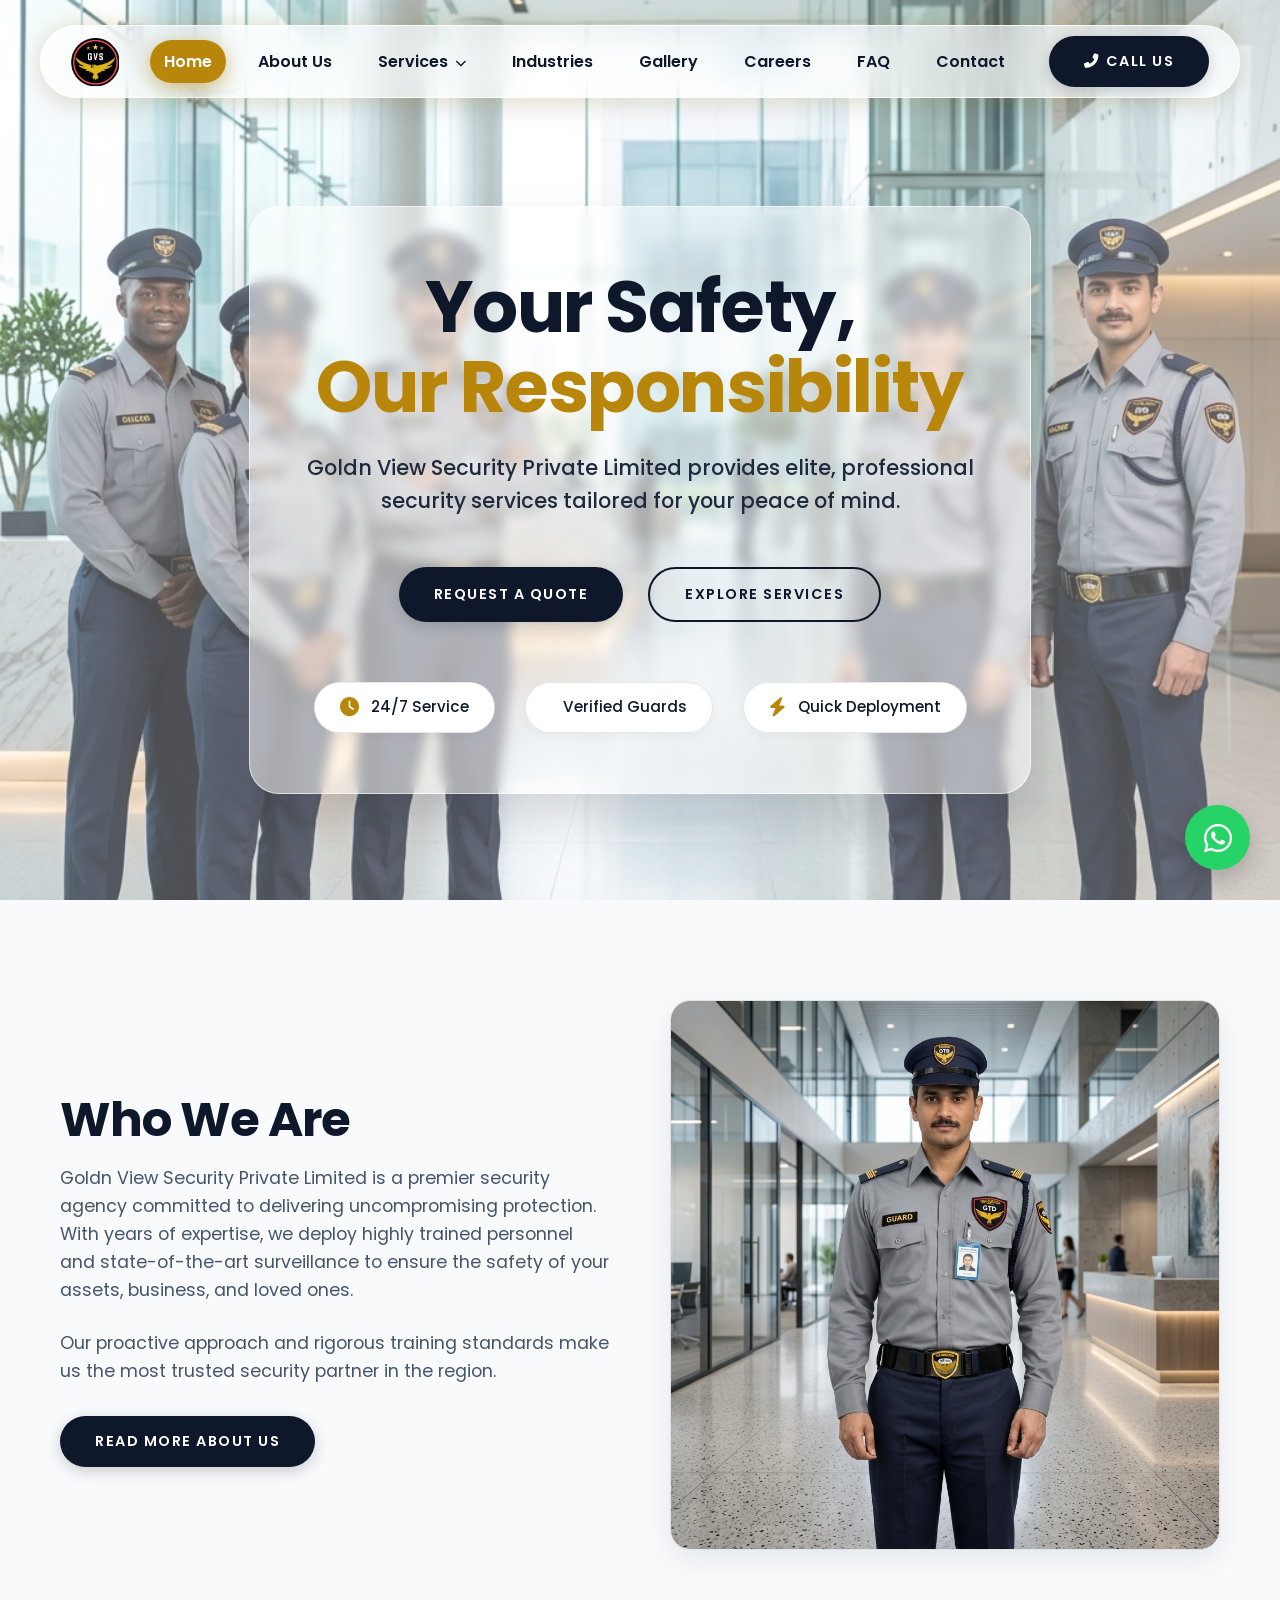
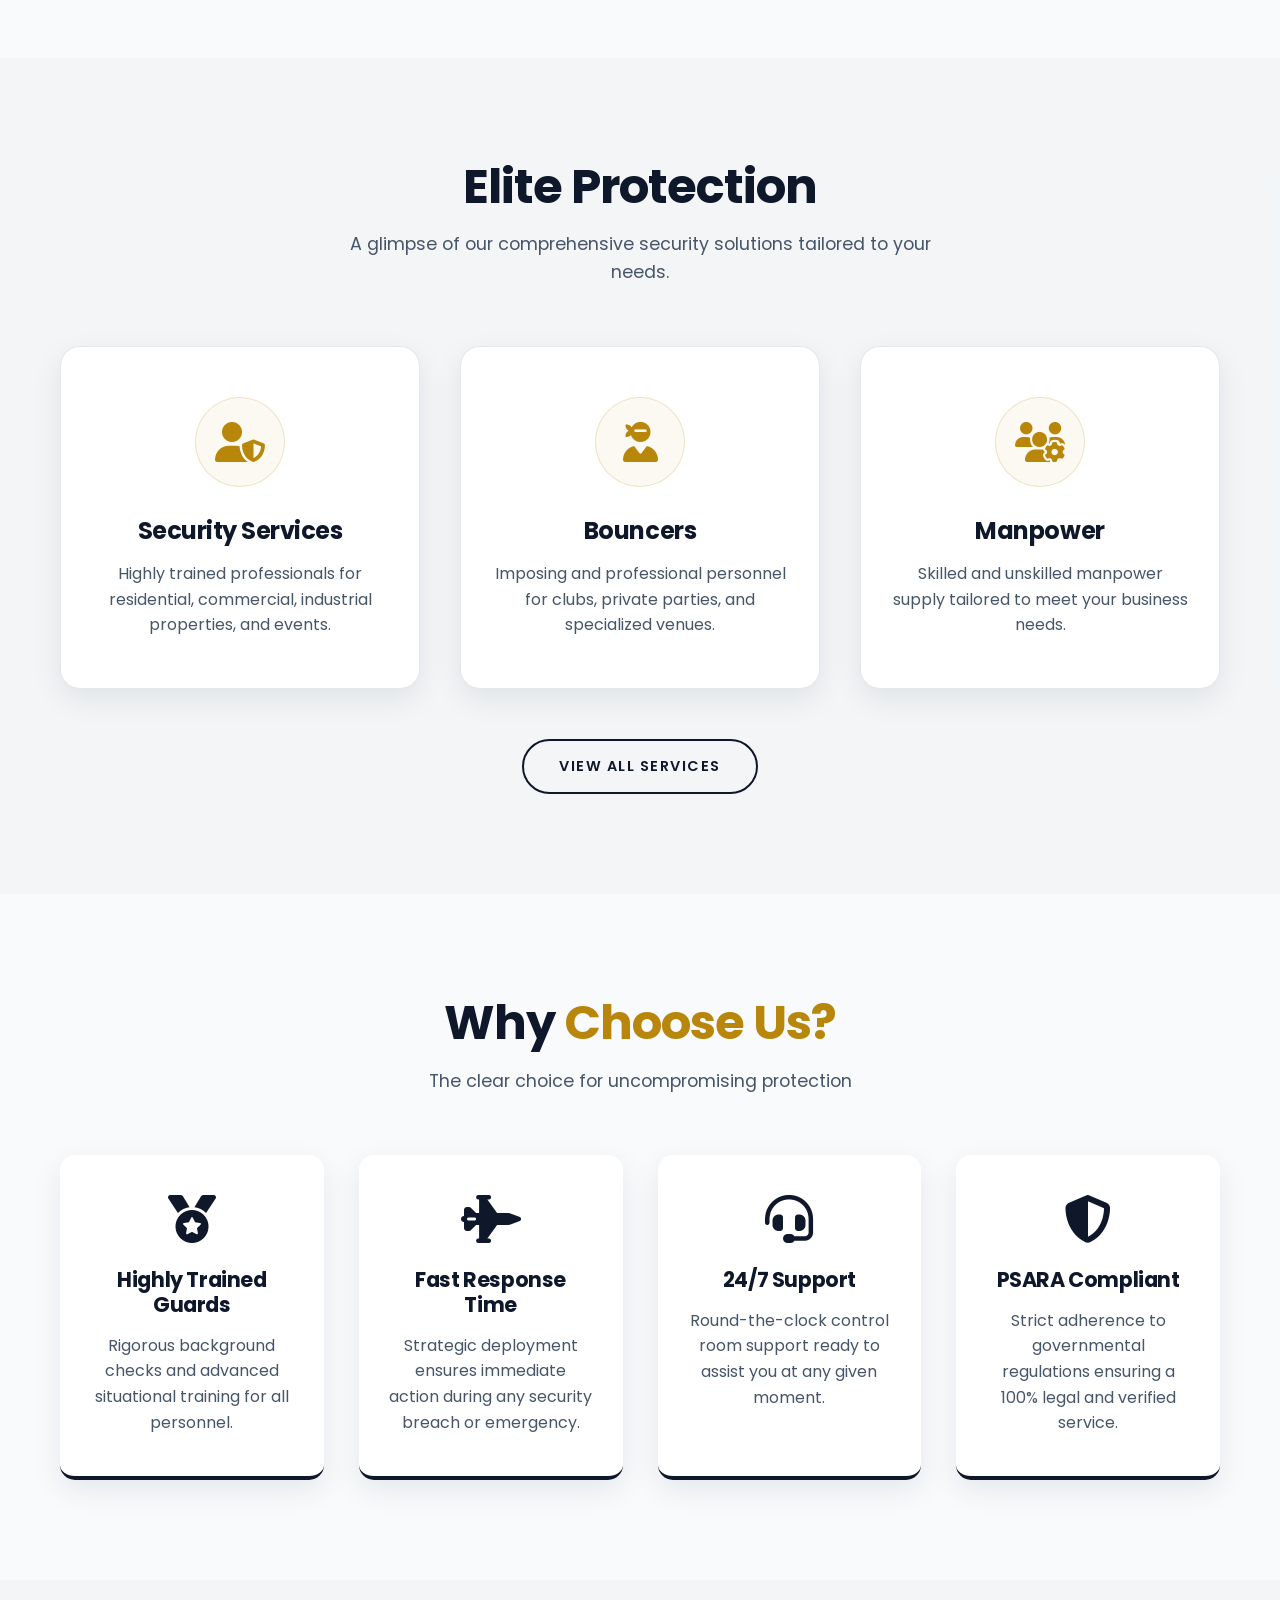
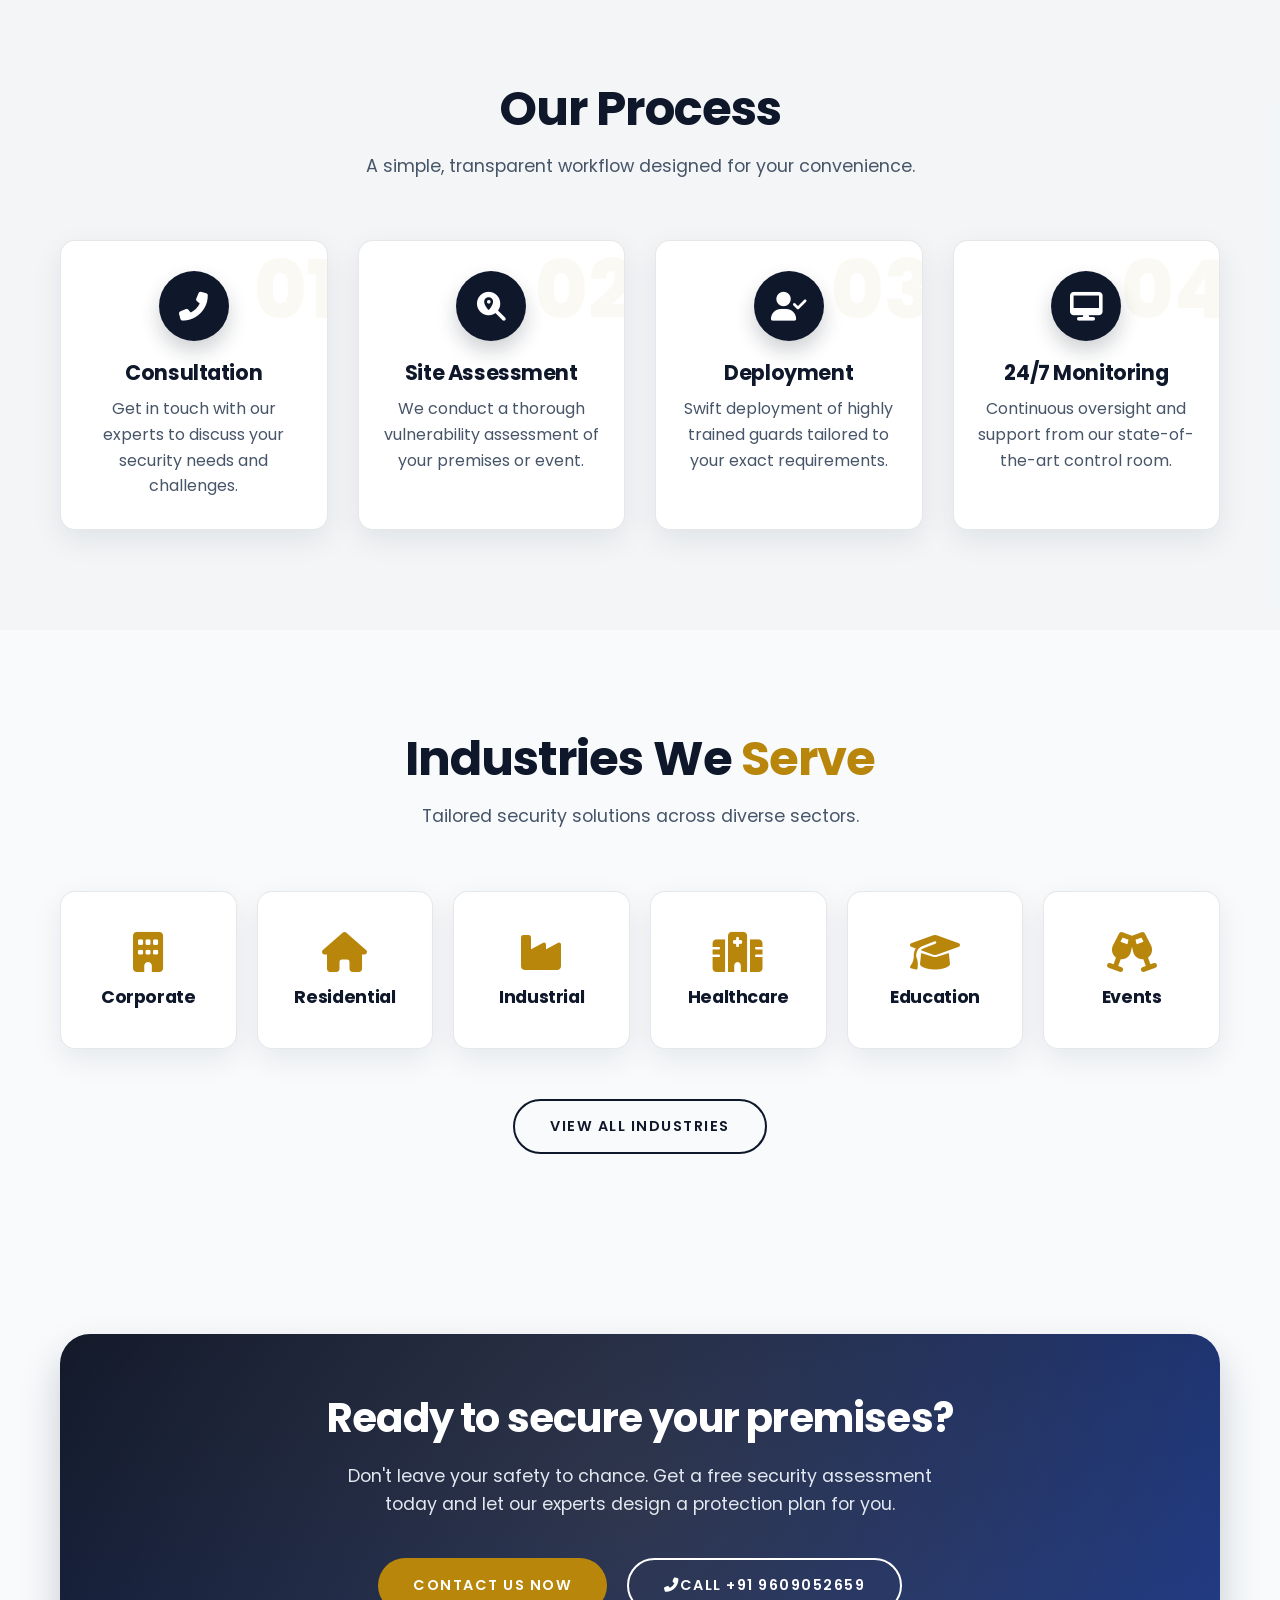
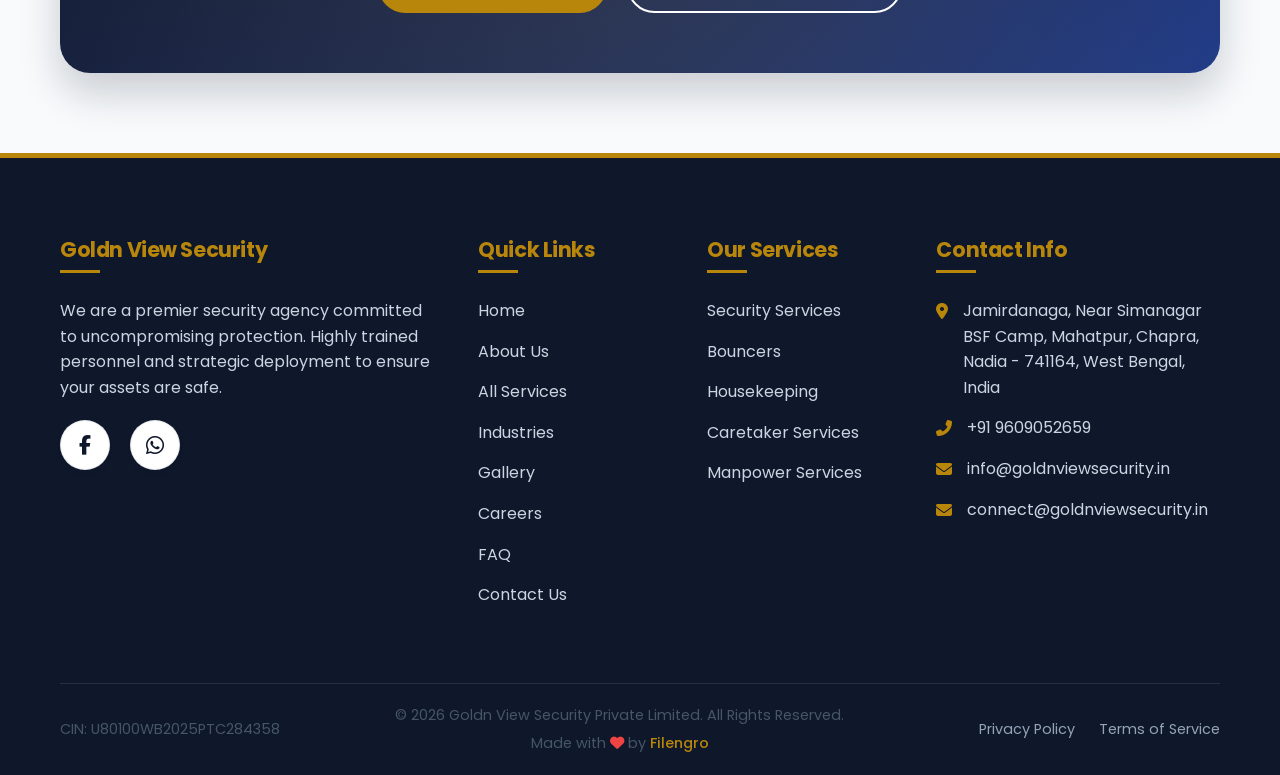
<file: index.html>
<!DOCTYPE html>
<html lang="en">

<head>
    <meta charset="UTF-8">
    <meta name="viewport" content="width=device-width, initial-scale=1.0">
    <meta name="description"
        content="Goldn View Security Pvt. Ltd. provides professional Security Guard, Housekeeping, Event Security, Bouncers, Caretakers and Manpower Services across West Bengal. Trusted, Trained & Verified Staff.">
    <title>Goldn View Security Private Limited | Security Guard, Housekeeping & Manpower Services</title>
    <!-- SEO -->
<meta name="keywords" content="Security Guard Agency, Security Services, Housekeeping Services, Manpower Supply, Facility Management, Security Company in West Bengal, Security Agency in Kolkata">

<meta name="author" content="Goldn View Security Private Limited">

<meta name="robots" content="index,follow">

<link rel="canonical" href="https://www.goldnviewsecurity.in/">

<!-- Open Graph -->
<meta property="og:type" content="website">
<meta property="og:title" 
    content="Goldn View Security Private Limited | Security Guard, Housekeeping & Manpower Services">
<meta property="og:description" content="Goldn View Security Pvt. Ltd. provides professional Security Guard, Housekeeping, Event Security, Bouncers, Caretakers and Manpower Services across West Bengal. Trusted, Trained & Verified Staff.">
<meta property="og:url" content="https://www.goldnviewsecurity.in/">
<meta property="og:image" content="https://www.goldnviewsecurity.in/assets/og-logo.jpg">

<!-- Twitter -->
<meta name="twitter:card" content="summary_large_image">
<meta name="twitter:title" content="Goldn View Security Private Limited">
<meta name="twitter:description" content="Professional Security Guards & Housekeeping Services.">
<meta name="twitter:image" content="https://www.goldnviewsecurity.in/assets/og-logo.jpg">

<!-- Favicon -->
<link rel="icon" type="image/png" sizes="48x48" href="/assets/favicon.png">

<!-- Schema -->
<script type="application/ld+json">
{
"@context":"https://schema.org",
"@type":"SecurityService",
"name":"Goldn View Security Private Limited",
"url":"https://www.goldnviewsecurity.in",
"logo":"https://www.goldnviewsecurity.in/assets/logo.png",
"telephone":"+919609052659",
"email":"info@goldnviewsecurity.in",
"address":{
"@type":"PostalAddress",
"streetAddress":"Jamirdanaga, Near Simanagar BSF Camp, Mahatpur",
"addressLocality":"Chapra, Nadia",
"addressRegion":"West Bengal",
"postalCode":"741164",
"addressCountry":"IN"
},
"areaServed":"West Bengal",
"serviceType":[
"Security Guard Services",
"Housekeeping",
"Caretaker Services",
"Manpower Supply",
"Bouncer Services"
]
}
</script>

    <!-- Google Fonts -->
    <link rel="preconnect" href="https://fonts.googleapis.com">
    <link rel="preconnect" href="https://fonts.gstatic.com" crossorigin>
    <link href="https://fonts.googleapis.com/css2?family=Poppins:wght@300;400;500;600;700&display=swap"
        rel="stylesheet">

    <!-- FontAwesome Icons -->
    <link rel="stylesheet" href="https://cdnjs.cloudflare.com/ajax/libs/font-awesome/6.4.0/css/all.min.css">

    <!-- Custom CSS -->
    <link rel="stylesheet" href="style.css">
</head>

<body class="page-transition-enter">

    <!-- Navigation -->
    <nav class="navbar" id="navbar">
        <div class="container">
            <a href="index.html" class="logo">
                <img src="assets/logo.png" alt="Goldn View Security Private Limited"
                    onerror="this.outerHTML='<span class=\'logo-text\'><span class=\'gold\'>Goldn View</span> Security</span>'">
            </a>
            <ul class="nav-links">
                <li><a href="index.html" class="active">Home</a></li>
                <li><a href="about.html">About Us</a></li>
                                <li class="dropdown">
                    <a href="services.html">Services <i class="fas fa-chevron-down" style="font-size: 0.7rem; margin-left: 3px;"></i></a>
                    <div class="dropdown-content">
                        <a href="security-services.html">Security Services</a>
                        <a href="bouncers.html">Bouncers</a>
                        <a href="housekeeping.html">Housekeeping</a>
                        <a href="caretaker-services.html">Caretaker Services</a>
                        <a href="manpower-services.html">Manpower Services</a>
                    </div>
                </li>
                <li><a href="industries.html">Industries</a></li>
                <li><a href="gallery.html">Gallery</a></li>
                <li><a href="careers.html">Careers</a></li>
                <li><a href="faq.html">FAQ</a></li>
                <li><a href="contact.html">Contact</a></li>
            </ul>
            <a href="tel:+919609052659" class="btn btn-primary nav-btn"><i class="fas fa-phone-alt" style="margin-right: 6px;"></i> Call Us</a>
            <div class="menu-toggle" id="mobile-menu">
                <i class="fas fa-bars"></i>
            </div>
        </div>
    </nav>

    <!-- Hero Section -->
    <section class="hero">
        <div class="hero-overlay"></div>
        <div class="container hero-content">
            <h1 class="fade-in-up">Your Safety,<br><span class="text-gold">Our Responsibility</span></h1>
            <p class="fade-in-up delay-1">Goldn View Security Private Limited provides elite, professional security
                services tailored for your peace of mind.</p>
            <div class="hero-buttons fade-in-up delay-2">
                <a href="contact.html" class="btn btn-primary">Request a Quote</a>
                <a href="services.html" class="btn btn-secondary">Explore Services</a>
            </div>
            <div class="trust-badges fade-in-up delay-3">
                <div class="badge"><i class="fas fa-clock"></i> 24/7 Service</div>
                <div class="badge"><i class="fas fa-shield-check"></i> Verified Guards</div>
                <div class="badge"><i class="fas fa-bolt"></i> Quick Deployment</div>
            </div>
        </div>
    </section>

        <!-- About Us Snippet -->
    <section class="section about">
        <div class="container about-content">
            <div class="about-text reveal">
                <h2>Who <span class="navy">We Are</span></h2>
                <p>Goldn View Security Private Limited is a premier security agency committed to delivering uncompromising protection. With years of expertise, we deploy highly trained personnel and state-of-the-art surveillance to ensure the safety of your assets, business, and loved ones.</p>
                <p>Our proactive approach and rigorous training standards make us the most trusted security partner in the region.</p>
                <div style="margin-top: 30px;">
                    <a href="about.html" class="btn btn-primary">Read More About Us</a>
                </div>
            </div>
            <div class="about-image reveal delay-1">
                <img src="assets/about_guard.png" alt="Professional Security Team" class="rounded-image" onerror="this.style.display='none'">
            </div>
        </div>
    </section>

    <!-- Quick Services Overview -->
    <section class="services section bg-light">
        <div class="container">
            <div class="section-title reveal">
                <h2>Elite <span class="navy">Protection</span></h2>
                <p>A glimpse of our comprehensive security solutions tailored to your needs.</p>
            </div>
            <div class="services-grid">
                <div class="service-card reveal delay-1" onclick="window.location.href='security-services.html'" style="cursor: pointer;">
                    <div class="icon-wrapper"><i class="fas fa-user-shield"></i></div>
                    <h3>Security Services</h3>
                    <p>Highly trained professionals for residential, commercial, industrial properties, and events.</p>
                </div>
                <div class="service-card reveal delay-2" onclick="window.location.href='bouncers.html'" style="cursor: pointer;">
                    <div class="icon-wrapper"><i class="fas fa-user-ninja"></i></div>
                    <h3>Bouncers</h3>
                    <p>Imposing and professional personnel for clubs, private parties, and specialized venues.</p>
                </div>
                <div class="service-card reveal delay-3" onclick="window.location.href='manpower-services.html'" style="cursor: pointer;">
                    <div class="icon-wrapper"><i class="fas fa-users-cog"></i></div>
                    <h3>Manpower</h3>
                    <p>Skilled and unskilled manpower supply tailored to meet your business needs.</p>
                </div>
            </div>
            <div class="reveal" style="text-align: center; margin-top: 50px;">
                <a href="services.html" class="btn btn-secondary">View All Services</a>
            </div>
        </div>
    </section>

        <!-- Why Choose Us -->
    <section class="why-us section">
        <div class="container">
            <div class="section-title reveal">
                <h2>Why <span class="gold">Choose Us?</span></h2>
                <p>The clear choice for uncompromising protection</p>
            </div>
            <div class="features-grid">
                <div class="feature-box reveal">
                    <i class="fas fa-medal gold-icon"></i>
                    <h4>Highly Trained Guards</h4>
                    <p>Rigorous background checks and advanced situational training for all personnel.</p>
                </div>
                <div class="feature-box reveal delay-1">
                    <i class="fas fa-fighter-jet gold-icon"></i>
                    <h4>Fast Response Time</h4>
                    <p>Strategic deployment ensures immediate action during any security breach or emergency.</p>
                </div>
                <div class="feature-box reveal delay-2">
                    <i class="fas fa-headset gold-icon"></i>
                    <h4>24/7 Support</h4>
                    <p>Round-the-clock control room support ready to assist you at any given moment.</p>
                </div>
                <div class="feature-box reveal delay-3">
                    <i class="fas fa-shield-alt gold-icon"></i>
                    <h4>PSARA Compliant</h4>
                    <p>Strict adherence to governmental regulations ensuring a 100% legal and verified service.</p>
                </div>
            </div>
        </div>
    </section>

    <!-- How It Works Section -->
    <section class="process section bg-light">
        <div class="container">
            <div class="section-title reveal">
                <h2>Our <span class="navy">Process</span></h2>
                <p>A simple, transparent workflow designed for your convenience.</p>
            </div>
            <div class="process-grid">
                <div class="process-step reveal">
                    <div class="step-number">01</div>
                    <div class="step-icon"><i class="fas fa-phone-alt"></i></div>
                    <h3>Consultation</h3>
                    <p>Get in touch with our experts to discuss your security needs and challenges.</p>
                </div>
                <div class="process-step reveal delay-1">
                    <div class="step-number">02</div>
                    <div class="step-icon"><i class="fas fa-search-location"></i></div>
                    <h3>Site Assessment</h3>
                    <p>We conduct a thorough vulnerability assessment of your premises or event.</p>
                </div>
                <div class="process-step reveal delay-2">
                    <div class="step-number">03</div>
                    <div class="step-icon"><i class="fas fa-user-check"></i></div>
                    <h3>Deployment</h3>
                    <p>Swift deployment of highly trained guards tailored to your exact requirements.</p>
                </div>
                <div class="process-step reveal delay-3">
                    <div class="step-number">04</div>
                    <div class="step-icon"><i class="fas fa-desktop"></i></div>
                    <h3>24/7 Monitoring</h3>
                    <p>Continuous oversight and support from our state-of-the-art control room.</p>
                </div>
            </div>
        </div>
    </section>

    <!-- Industries Section -->
    <section class="industries section">
        <div class="container">
            <div class="section-title reveal">
                <h2>Industries We <span class="gold">Serve</span></h2>
                <p>Tailored security solutions across diverse sectors.</p>
            </div>
            <div class="industries-grid">
                <div class="industry-card reveal" onclick="window.location.href='industries.html#corporate'">
                    <i class="fas fa-building"></i>
                    <h3>Corporate</h3>
                </div>
                <div class="industry-card reveal delay-1" onclick="window.location.href='industries.html#residential'">
                    <i class="fas fa-home"></i>
                    <h3>Residential</h3>
                </div>
                <div class="industry-card reveal delay-2" onclick="window.location.href='industries.html#industrial'">
                    <i class="fas fa-industry"></i>
                    <h3>Industrial</h3>
                </div>
                <div class="industry-card reveal delay-3" onclick="window.location.href='industries.html#healthcare'">
                    <i class="fas fa-hospital"></i>
                    <h3>Healthcare</h3>
                </div>
                <div class="industry-card reveal delay-1" onclick="window.location.href='industries.html#education'">
                    <i class="fas fa-graduation-cap"></i>
                    <h3>Education</h3>
                </div>
                <div class="industry-card reveal delay-2" onclick="window.location.href='industries.html#events'">
                    <i class="fas fa-glass-cheers"></i>
                    <h3>Events</h3>
                </div>
            </div>
            <div class="reveal" style="text-align: center; margin-top: 50px;">
                <a href="industries.html" class="btn btn-secondary">View All Industries</a>
            </div>
        </div>
    </section>

    <!-- Final CTA Section -->
    <section class="cta-section reveal">
        <div class="container">
            <div class="cta-box">
                <h2>Ready to secure your premises?</h2>
                <p>Don't leave your safety to chance. Get a free security assessment today and let our experts design a protection plan for you.</p>
                <div class="cta-buttons">
                    <a href="contact.html" class="btn btn-gold">Contact Us Now</a>
                    <a href="tel:+919609052659" class="btn btn-secondary" style="border-color: #fff; color: #fff;"><i class="fas fa-phone-alt"></i> Call +91 9609052659</a>
                </div>
            </div>
        </div>
    </section>

    <!-- Premium Footer -->
    <footer class="footer-premium">
        <div class="container">
            <div class="footer-top">
                <div class="footer-col footer-about">
                    <h4>Goldn View Security</h4>
                    <p>We are a premier security agency committed to uncompromising protection. Highly trained personnel
                        and strategic deployment to ensure your assets are safe.</p>
                                        <div class="social-links" style="margin-top: 20px;">
                        <a href="https://www.facebook.com/profile.php?id=61589573786683" target="_blank" aria-label="Facebook"><i class="fab fa-facebook-f"></i></a>
                        <a href="https://wa.me/919609052659" target="_blank" aria-label="WhatsApp"><i class="fab fa-whatsapp" style="font-size: 1.3rem;"></i></a>
                    </div>
                </div>
                                                                <div class="footer-col footer-links">
                    <h4>Quick Links</h4>
                    <ul>
                        <li><a href="index.html">Home</a></li>
                        <li><a href="about.html">About Us</a></li>
                        <li><a href="services.html">All Services</a></li>
                        <li><a href="industries.html">Industries</a></li>
                        <li><a href="gallery.html">Gallery</a></li>
                        <li><a href="careers.html">Careers</a></li>
                        <li><a href="faq.html">FAQ</a></li>
                        <li><a href="contact.html">Contact Us</a></li>
                    </ul>
                </div>
                <div class="footer-col footer-links">
                    <h4>Our Services</h4>
                    <ul>
                        <li><a href="security-services.html">Security Services</a></li>
                        <li><a href="bouncers.html">Bouncers</a></li>
                        <li><a href="housekeeping.html">Housekeeping</a></li>
                        <li><a href="caretaker-services.html">Caretaker Services</a></li>
                        <li><a href="manpower-services.html">Manpower Services</a></li>
                    </ul>
                </div>
                <div class="footer-col footer-contact">
                    <h4>Contact Info</h4>
                    <ul>
                        <li><i class="fas fa-map-marker-alt"></i> Jamirdanaga, Near Simanagar BSF Camp, Mahatpur,
                            Chapra, Nadia - 741164, West Bengal, India</li>
                        <li><i class="fas fa-phone-alt"></i> +91 9609052659</li>
                       <li><i class="fas fa-envelope"></i> info@goldnviewsecurity.in</li>
                       <li><i class="fas fa-envelope"></i> connect@goldnviewsecurity.in</li>
                    </ul>
                </div>
            </div>
            <div class="footer-bottom">
                <p class="compliance-text">CIN: U80100WB2025PTC284358</p>
                <div class="footer-copyright" style="text-align: center;">
                    <p>&copy; 2026 Goldn View Security Private Limited. All Rights Reserved.</p>
                    <p style="margin-top: 5px;">Made with <i class="fas fa-heart" style="color: #ef4444;"></i> by <a
                            href="https://www.filengro.in/" target="_blank"
                            style="color: var(--gold); font-weight: 500;">Filengro</a></p>
                </div>
                <div class="footer-legal">
                    <a href="privacy.html">Privacy Policy</a>
                    <a href="terms.html">Terms of Service</a>
                </div>
            </div>
        </div>
    </footer>
<script src="script.js"></script>
</body>

</html>
</file>
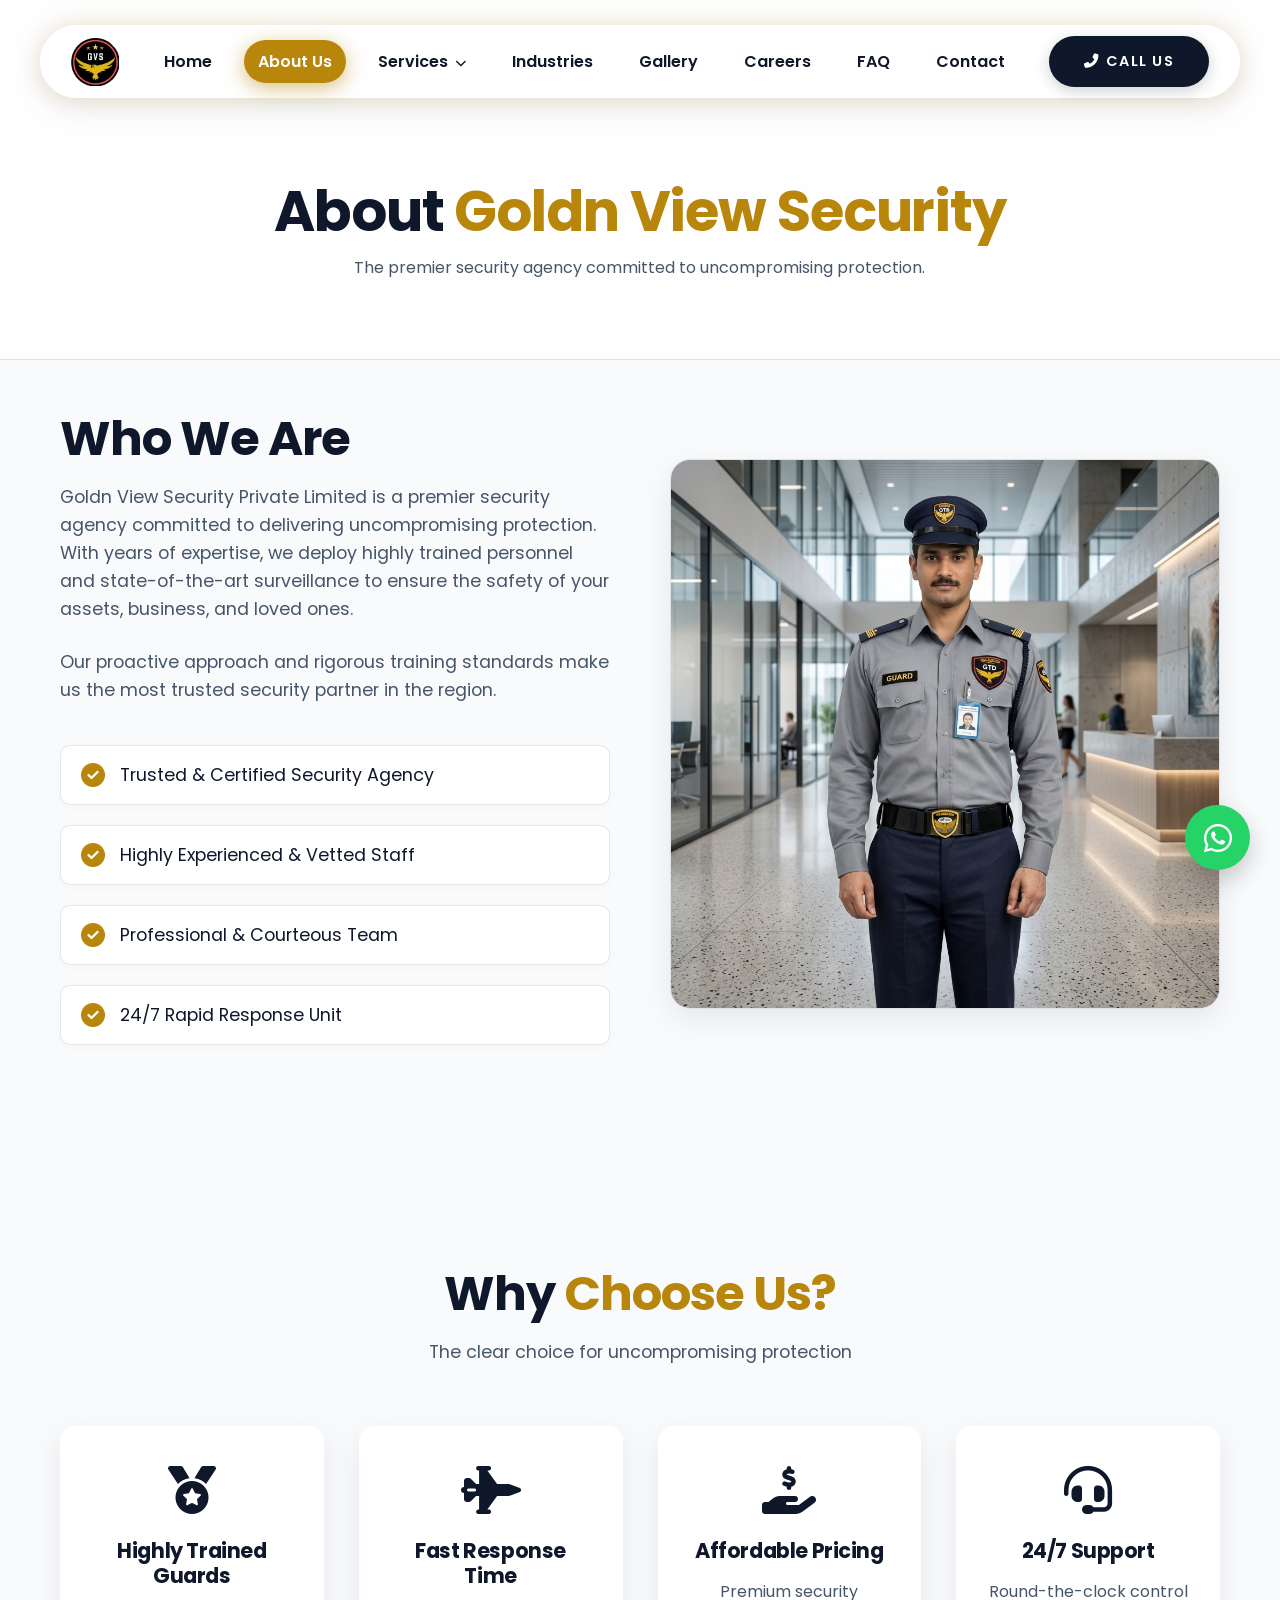
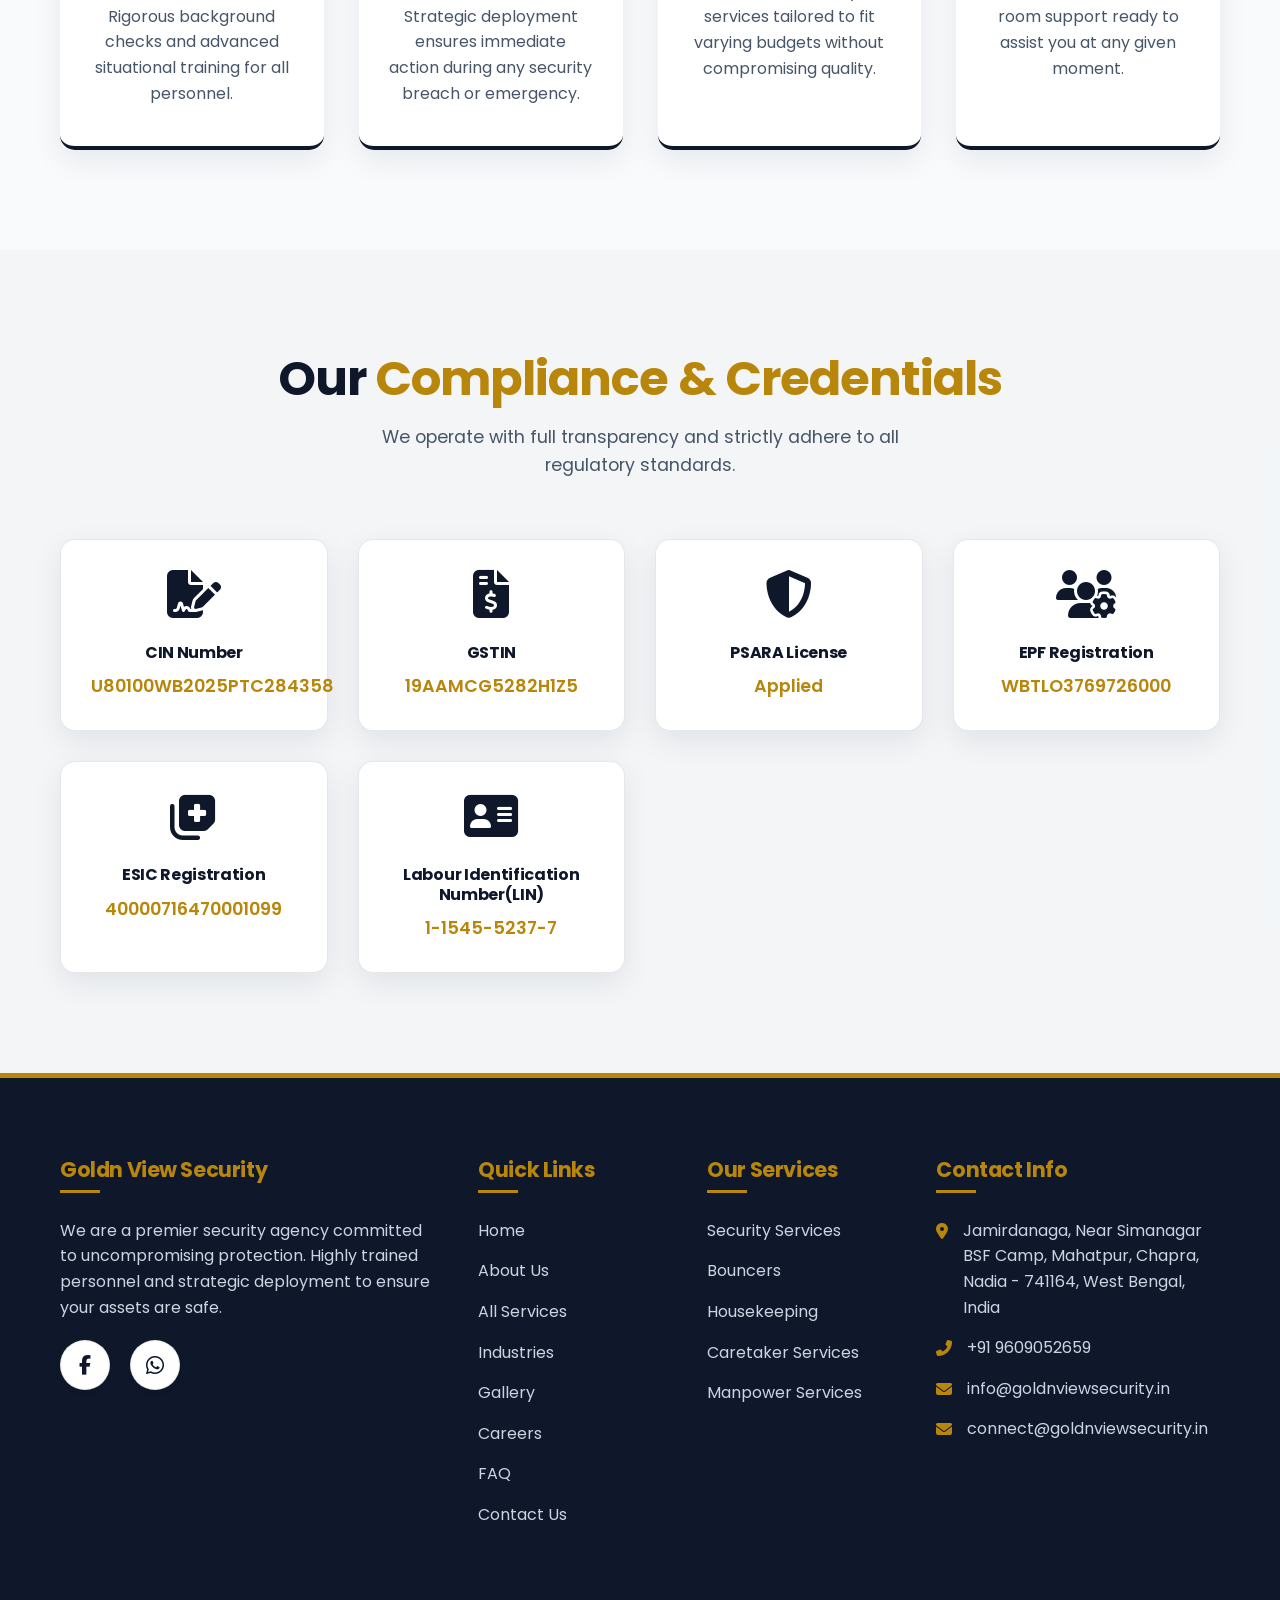
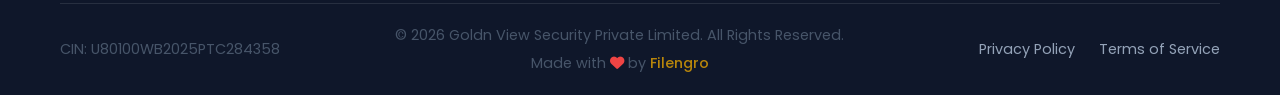
<file: about.html>
<!DOCTYPE html>
<html lang="en">

<head>
    <link rel="icon" type="image/png" sizes="48x48" href="/assets/favicon.png">
    <link rel="apple-touch-icon" href="/assets/favicon.png">
    <meta name="theme-color" content="#0A2342">
    <meta charset="UTF-8">
    <meta name="viewport" content="width=device-width, initial-scale=1.0">
    <title>About Us | Goldn View Security</title>

    <!-- Google Fonts -->
    <link rel="preconnect" href="https://fonts.googleapis.com">
    <link rel="preconnect" href="https://fonts.gstatic.com" crossorigin>
    <link href="https://fonts.googleapis.com/css2?family=Poppins:wght@300;400;500;600;700&display=swap"
        rel="stylesheet">

    <!-- FontAwesome Icons -->
    <link rel="stylesheet" href="https://cdnjs.cloudflare.com/ajax/libs/font-awesome/6.4.0/css/all.min.css">

    <!-- Custom CSS -->
    <link rel="stylesheet" href="style.css">
</head>

<body class="page-transition-enter">

    <!-- Navigation -->
    <nav class="navbar" id="navbar">
        <div class="container">
            <a href="index.html" class="logo">
                <img src="assets/logo.png" alt="Goldn View Security Logo"
                    onerror="this.outerHTML='<span class=\'logo-text\'><span class=\'gold\'>Goldn View</span> Security</span>'">
            </a>
            <ul class="nav-links">
                <li><a href="index.html">Home</a></li>
                <li><a href="about.html" class="active">About Us</a></li>
                                <li class="dropdown">
                    <a href="services.html">Services <i class="fas fa-chevron-down" style="font-size: 0.7rem; margin-left: 3px;"></i></a>
                    <div class="dropdown-content">
                        <a href="security-services.html">Security Services</a>
                        <a href="bouncers.html">Bouncers</a>
                        <a href="housekeeping.html">Housekeeping</a>
                        <a href="caretaker-services.html">Caretaker Services</a>
                        <a href="manpower-services.html">Manpower Services</a>
                    </div>
                </li>
                <li><a href="industries.html">Industries</a></li>
                <li><a href="gallery.html">Gallery</a></li>
                <li><a href="careers.html">Careers</a></li>
                <li><a href="faq.html">FAQ</a></li>
                <li><a href="contact.html">Contact</a></li>
            </ul>
            <a href="tel:+919609052659" class="btn btn-primary nav-btn"><i class="fas fa-phone-alt" style="margin-right: 6px;"></i> Call Us</a>
            <div class="menu-toggle" id="mobile-menu">
                <i class="fas fa-bars"></i>
            </div>
        </div>
    </nav>

    <!-- Page Header -->
    <header class="page-header">
        <div class="container">
            <h1 class="fade-in-up">About <span class="gold">Goldn View Security</span></h1>
            <p class="fade-in-up delay-1">The premier security agency committed to uncompromising protection.</p>
        </div>
    </header>

    <!-- About Us Section -->
    <section class="about section" style="padding-top: 0;">
        <div class="container about-content">
            <div class="about-text reveal">
                <h2>Who <span class="navy">We Are</span></h2>
                <p>Goldn View Security Private Limited is a premier security agency committed to delivering
                    uncompromising protection. With years of expertise, we deploy highly trained personnel and
                    state-of-the-art surveillance to ensure the safety of your assets, business, and loved ones.</p>
                <p>Our proactive approach and rigorous training standards make us the most trusted security partner in
                    the region.</p>

                <ul class="about-list">
                    <li><i class="fas fa-check-circle navy"></i> Trusted & Certified Security Agency</li>
                    <li><i class="fas fa-check-circle navy"></i> Highly Experienced & Vetted Staff</li>
                    <li><i class="fas fa-check-circle navy"></i> Professional & Courteous Team</li>
                    <li><i class="fas fa-check-circle navy"></i> 24/7 Rapid Response Unit</li>
                </ul>
            </div>
            <div class="about-image reveal delay-1">
                <!-- Using custom generated guard image -->
                <img src="assets/about_guard.png" alt="Professional Security Team" class="rounded-image"
                    onerror="this.style.display='none'">
            </div>
        </div>
    </section>

    <!-- Why Choose Us Section -->
    <section class="why-us section">
        <div class="container">
            <div class="section-title reveal">
                <h2>Why <span class="gold">Choose Us?</span></h2>
                <p>The clear choice for uncompromising protection</p>
            </div>
            <div class="features-grid">
                <div class="feature-box reveal">
                    <i class="fas fa-medal gold-icon"></i>
                    <h4>Highly Trained Guards</h4>
                    <p>Rigorous background checks and advanced situational training for all personnel.</p>
                </div>
                <div class="feature-box reveal delay-1">
                    <i class="fas fa-fighter-jet gold-icon"></i>
                    <h4>Fast Response Time</h4>
                    <p>Strategic deployment ensures immediate action during any security breach or emergency.</p>
                </div>
                <div class="feature-box reveal delay-2">
                    <i class="fas fa-hand-holding-usd gold-icon"></i>
                    <h4>Affordable Pricing</h4>
                    <p>Premium security services tailored to fit varying budgets without compromising quality.</p>
                </div>
                <div class="feature-box reveal delay-3">
                    <i class="fas fa-headset gold-icon"></i>
                    <h4>24/7 Support</h4>
                    <p>Round-the-clock control room support ready to assist you at any given moment.</p>
                </div>
            </div>
        </div>
    </section>

    <!-- Compliance Section -->
    <section class="compliance section bg-light">
        <div class="container">
            <div class="section-title reveal">
                <h2>Our <span class="gold">Compliance & Credentials</span></h2>
                <p>We operate with full transparency and strictly adhere to all regulatory standards.</p>
            </div>
            <div class="compliance-grid">
                <div class="compliance-card reveal">
                    <i class="fas fa-file-signature gold-icon"></i>
                    <h4>CIN Number</h4>
                    <p class="compliance-number">U80100WB2025PTC284358</p>
                </div>
                <div class="compliance-card reveal delay-1">
                    <i class="fas fa-file-invoice-dollar gold-icon"></i>
                    <h4>GSTIN</h4>
                    <p class="compliance-number">19AAMCG5282H1Z5</p>
                </div>
                <div class="compliance-card reveal delay-2">
                    <i class="fas fa-shield-alt gold-icon"></i>
                    <h4>PSARA License</h4>
                    <p class="compliance-number">Applied</p>
                </div>
                <div class="compliance-card reveal delay-3">
                    <i class="fas fa-users-cog gold-icon"></i>
                    <h4>EPF Registration</h4>
                    <p class="compliance-number">WBTLO3769726000</p>
                </div>
                <div class="compliance-card reveal">
                    <i class="fas fa-notes-medical gold-icon"></i>
                    <h4>ESIC Registration</h4>
                    <p class="compliance-number">40000716470001099</p>
                </div>
                 <div class="compliance-card reveal">
                     <i class="fas fa-address-card gold-icon"></i>
                     <h4>Labour Identification Number(LIN)</h4>
                    <p class="compliance-number">1-1545-5237-7</p>
                </div>

            </div>
        </div>
    </section>

    <!-- Premium Footer -->
    <footer class="footer-premium">
        <div class="container">
            <div class="footer-top">
                <div class="footer-col footer-about">
                    <h4>Goldn View Security</h4>
                    <p>We are a premier security agency committed to uncompromising protection. Highly trained personnel
                        and strategic deployment to ensure your assets are safe.</p>
                                        <div class="social-links" style="margin-top: 20px;">
                        <a href="https://www.facebook.com/profile.php?id=61589573786683" target="_blank" aria-label="Facebook"><i class="fab fa-facebook-f"></i></a>
                        <a href="https://wa.me/919609052659" target="_blank" aria-label="WhatsApp"><i class="fab fa-whatsapp" style="font-size: 1.3rem;"></i></a>
                    </div>
                </div>
                                                                <div class="footer-col footer-links">
                    <h4>Quick Links</h4>
                    <ul>
                        <li><a href="index.html">Home</a></li>
                        <li><a href="about.html">About Us</a></li>
                        <li><a href="services.html">All Services</a></li>
                        <li><a href="industries.html">Industries</a></li>
                        <li><a href="gallery.html">Gallery</a></li>
                        <li><a href="careers.html">Careers</a></li>
                        <li><a href="faq.html">FAQ</a></li>
                        <li><a href="contact.html">Contact Us</a></li>
                    </ul>
                </div>
                <div class="footer-col footer-links">
                    <h4>Our Services</h4>
                    <ul>
                        <li><a href="security-services.html">Security Services</a></li>
                        <li><a href="bouncers.html">Bouncers</a></li>
                        <li><a href="housekeeping.html">Housekeeping</a></li>
                        <li><a href="caretaker-services.html">Caretaker Services</a></li>
                        <li><a href="manpower-services.html">Manpower Services</a></li>
                    </ul>
                </div>
                <div class="footer-col footer-contact">
                    <h4>Contact Info</h4>
                    <ul>
                        <li><i class="fas fa-map-marker-alt"></i> Jamirdanaga, Near Simanagar BSF Camp, Mahatpur,
                            Chapra, Nadia - 741164, West Bengal, India
                        </li>
                        <li><i class="fas fa-phone-alt"></i> +91 9609052659</li>
                        <li><i class="fas fa-envelope"></i> info@goldnviewsecurity.in</li>
                        <li><i class="fas fa-envelope"></i> connect@goldnviewsecurity.in</li>
                    </ul>
                </div>
            </div>
            <div class="footer-bottom">
                <p class="compliance-text">CIN: U80100WB2025PTC284358</p>
                <div class="footer-copyright" style="text-align: center;">
                    <p>&copy; 2026 Goldn View Security Private Limited. All Rights Reserved.</p>
                    <p style="margin-top: 5px;">Made with <i class="fas fa-heart" style="color: #ef4444;"></i> by <a href="https://www.filengro.in/" target="_blank" style="color: var(--gold); font-weight: 500;">Filengro</a></p>
                </div>
                <div class="footer-legal">
                    <a href="privacy.html">Privacy Policy</a>
                    <a href="terms.html">Terms of Service</a>
                </div>
            </div>
        </div>
    </footer>
<script src="script.js"></script>
</body>

</html>
</file>
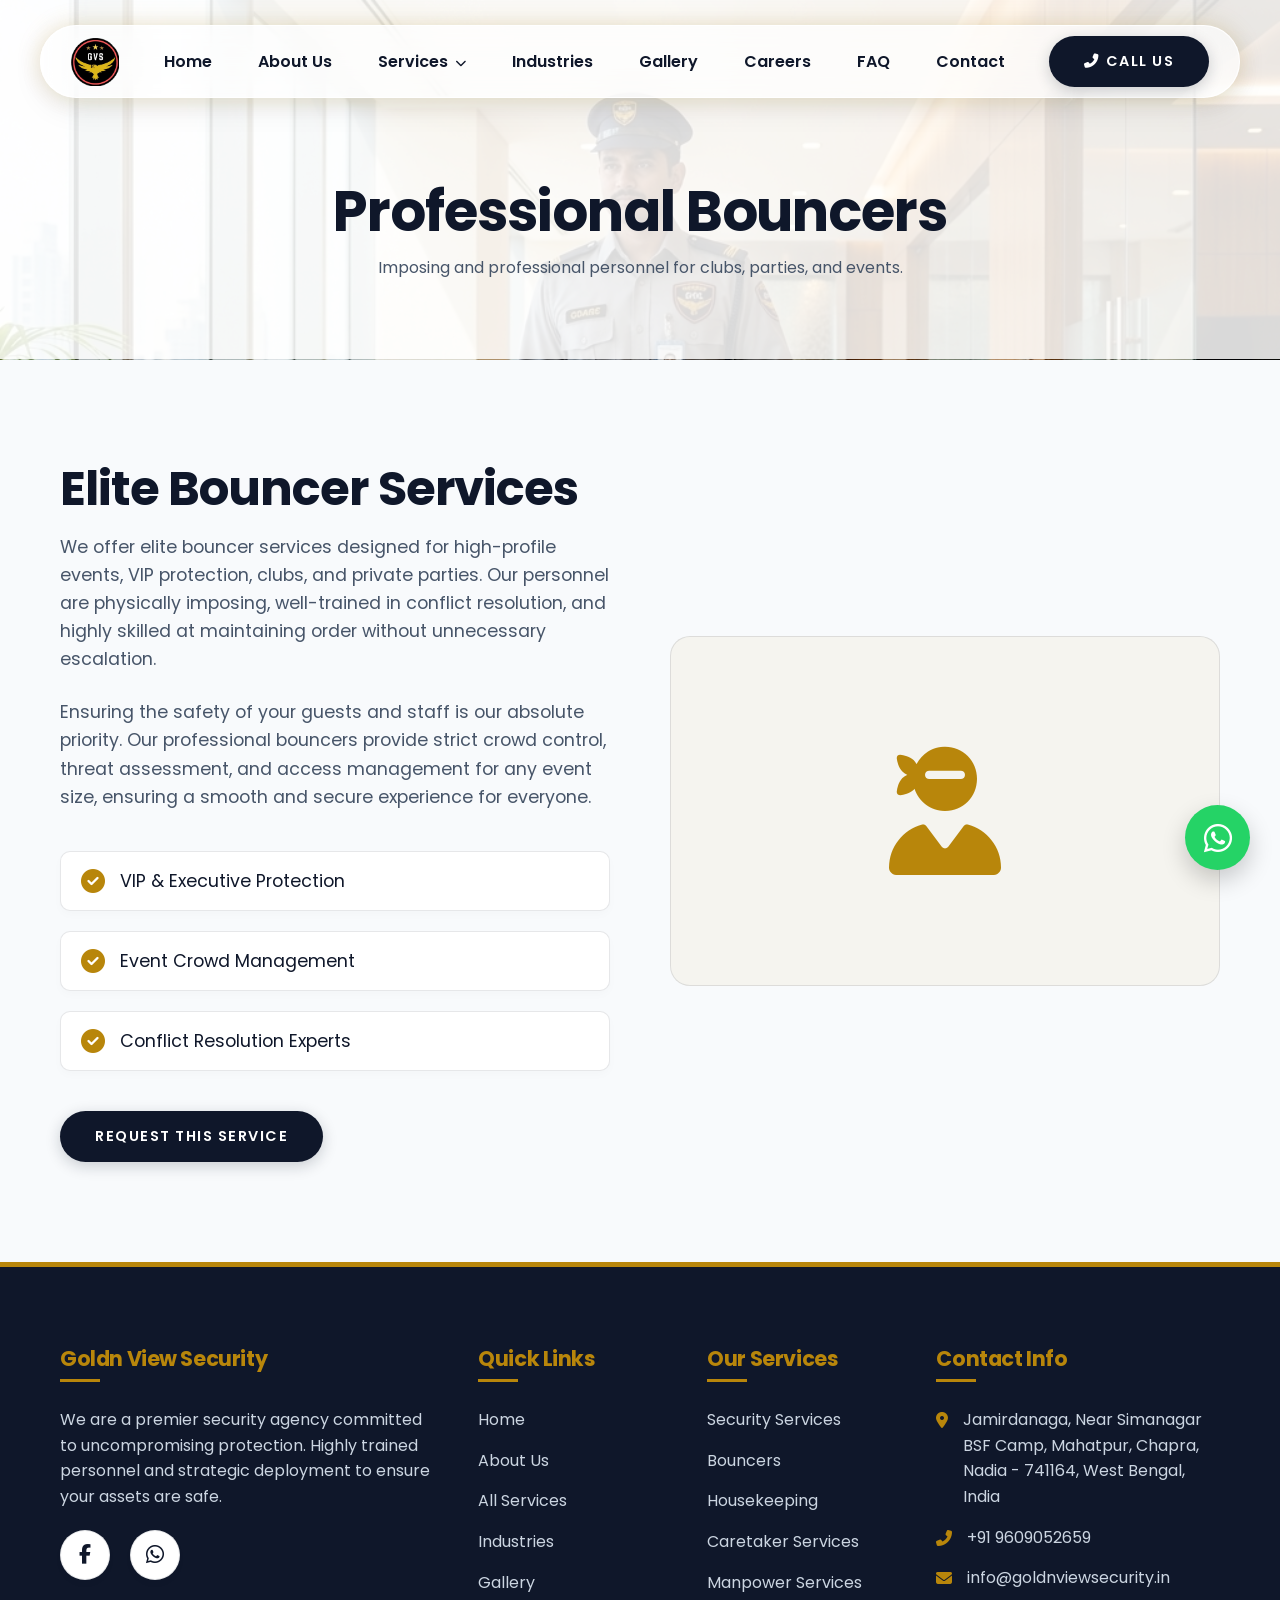
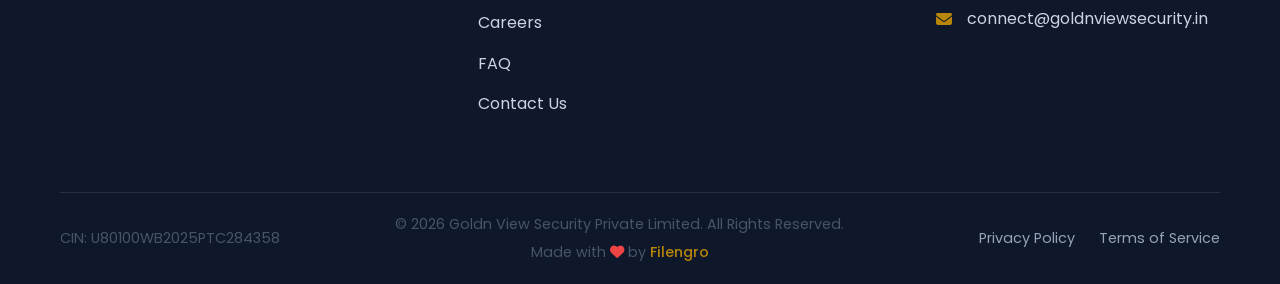
<file: bouncers.html>
<!DOCTYPE html>
<html lang="en">
<head>
    <link rel="icon" type="image/png" sizes="48x48" href="/assets/favicon.png">
<link rel="apple-touch-icon" href="/assets/favicon.png">
<meta name="theme-color" content="#0A2342">
<meta charset="UTF-8">
    <meta name="viewport" content="width=device-width, initial-scale=1.0">
    <title>Hire Professional Bouncers & VIP Protection | Goldn View Security</title>
    <meta name="description" content="Hire elite bouncer services for high-profile events, VIP protection, clubs, and private parties. Expert conflict resolution and strict crowd control.">
    
    <!-- Google Fonts -->
    <link rel="preconnect" href="https://fonts.googleapis.com">
    <link rel="preconnect" href="https://fonts.gstatic.com" crossorigin>
    <link href="https://fonts.googleapis.com/css2?family=Poppins:wght@300;400;500;600;700&display=swap" rel="stylesheet">
    
    <!-- FontAwesome Icons -->
    <link rel="stylesheet" href="https://cdnjs.cloudflare.com/ajax/libs/font-awesome/6.4.0/css/all.min.css">
    
    <!-- Custom CSS -->
    <link rel="stylesheet" href="style.css">
</head>
<body class="page-transition-enter">

    <!-- Navigation -->
    <nav class="navbar" id="navbar">
        <div class="container">
            <a href="index.html" class="logo">
                <img src="assets/logo.png" alt="Goldn View Security Logo" onerror="this.outerHTML='<span class=\'logo-text\'><span class=\'gold\'>Goldn View</span> Security</span>'">
            </a>
            <ul class="nav-links">
                <li><a href="index.html">Home</a></li>
                <li><a href="about.html">About Us</a></li>
                                <li class="dropdown">
                    <a href="services.html">Services <i class="fas fa-chevron-down" style="font-size: 0.7rem; margin-left: 3px;"></i></a>
                    <div class="dropdown-content">
                        <a href="security-services.html">Security Services</a>
                        <a href="bouncers.html">Bouncers</a>
                        <a href="housekeeping.html">Housekeeping</a>
                        <a href="caretaker-services.html">Caretaker Services</a>
                        <a href="manpower-services.html">Manpower Services</a>
                    </div>
                </li>
                <li><a href="industries.html">Industries</a></li>
                <li><a href="gallery.html">Gallery</a></li>
                <li><a href="careers.html">Careers</a></li>
                <li><a href="faq.html">FAQ</a></li>
                <li><a href="contact.html">Contact</a></li>
            </ul>
            <a href="tel:+919609052659" class="btn btn-primary nav-btn"><i class="fas fa-phone-alt" style="margin-right: 6px;"></i> Call Us</a>
            <div class="menu-toggle" id="mobile-menu">
                <i class="fas fa-bars"></i>
            </div>
        </div>
    </nav>

    <!-- Page Header -->
        <header class="page-header bg-services">
        <div class="container">
            <h1 class="fade-in-up">Professional <span class="navy">Bouncers</span></h1>
            <p class="fade-in-up delay-1">Imposing and professional personnel for clubs, parties, and events.</p>
        </div>
    </header>
    <section class="section about" style="padding-top: 50px;">
        <div class="container">
            <div class="about-content">
                <div class="about-text reveal active">
                    <h2>Elite <span class="navy">Bouncer Services</span></h2>
                    <p>We offer elite bouncer services designed for high-profile events, VIP protection, clubs, and private parties. Our personnel are physically imposing, well-trained in conflict resolution, and highly skilled at maintaining order without unnecessary escalation.</p><p>Ensuring the safety of your guests and staff is our absolute priority. Our professional bouncers provide strict crowd control, threat assessment, and access management for any event size, ensuring a smooth and secure experience for everyone.</p>
                    <ul class="about-list">
                        <li><i class="fas fa-check-circle navy"></i> VIP & Executive Protection</li>
                        <li><i class="fas fa-check-circle navy"></i> Event Crowd Management</li>
                        <li><i class="fas fa-check-circle navy"></i> Conflict Resolution Experts</li>
                    </ul>
                    <div style="margin-top: 40px;">
                        <a href="contact.html" class="btn btn-primary">Request this Service</a>
                    </div>
                </div>
                <div class="about-image reveal delay-1 active" style="display: flex; align-items: center; justify-content: center; background: rgba(184, 134, 11, 0.05); border-radius: 20px; min-height: 350px; border: 1px solid var(--border-color);">
                    <i class="fas fa-user-ninja" style="font-size: 8rem; color: var(--gold);"></i>
                </div>
            </div>
        </div>
    </section>

    <!-- Premium Footer -->
    <footer class="footer-premium">
        <div class="container">
            <div class="footer-top">
                <div class="footer-col footer-about">
                    <h4>Goldn View Security</h4>
                    <p>We are a premier security agency committed to uncompromising protection. Highly trained personnel and strategic deployment to ensure your assets are safe.</p>
                                        <div class="social-links" style="margin-top: 20px;">
                        <a href="https://www.facebook.com/profile.php?id=61589573786683" target="_blank" aria-label="Facebook"><i class="fab fa-facebook-f"></i></a>
                        <a href="https://wa.me/919609052659" target="_blank" aria-label="WhatsApp"><i class="fab fa-whatsapp" style="font-size: 1.3rem;"></i></a>
                    </div>
                </div>
                                                                <div class="footer-col footer-links">
                    <h4>Quick Links</h4>
                    <ul>
                        <li><a href="index.html">Home</a></li>
                        <li><a href="about.html">About Us</a></li>
                        <li><a href="services.html">All Services</a></li>
                        <li><a href="industries.html">Industries</a></li>
                        <li><a href="gallery.html">Gallery</a></li>
                        <li><a href="careers.html">Careers</a></li>
                        <li><a href="faq.html">FAQ</a></li>
                        <li><a href="contact.html">Contact Us</a></li>
                    </ul>
                </div>
                <div class="footer-col footer-links">
                    <h4>Our Services</h4>
                    <ul>
                        <li><a href="security-services.html">Security Services</a></li>
                        <li><a href="bouncers.html">Bouncers</a></li>
                        <li><a href="housekeeping.html">Housekeeping</a></li>
                        <li><a href="caretaker-services.html">Caretaker Services</a></li>
                        <li><a href="manpower-services.html">Manpower Services</a></li>
                    </ul>
                </div>
                <div class="footer-col footer-contact">
                    <h4>Contact Info</h4>
                    <ul>
                        <li><i class="fas fa-map-marker-alt"></i> Jamirdanaga, Near Simanagar BSF Camp, Mahatpur, Chapra, Nadia - 741164, West Bengal, India</li>
                        <li><i class="fas fa-phone-alt"></i> +91 9609052659</li>
                      <li><i class="fas fa-envelope"></i> info@goldnviewsecurity.in</li>
                      <li><i class="fas fa-envelope"></i> connect@goldnviewsecurity.in</li>
                    </ul>
                </div>
            </div>
            <div class="footer-bottom">
                <p class="compliance-text">CIN: U80100WB2025PTC284358</p>
                <div class="footer-copyright" style="text-align: center;">
                    <p>&copy; 2026 Goldn View Security Private Limited. All Rights Reserved.</p>
                    <p style="margin-top: 5px;">Made with <i class="fas fa-heart" style="color: #ef4444;"></i> by <a href="https://www.filengro.in/" target="_blank" style="color: var(--gold); font-weight: 500;">Filengro</a></p>
                </div>
                <div class="footer-legal">
                    <a href="privacy.html">Privacy Policy</a>
                    <a href="terms.html">Terms of Service</a>
                </div>
            </div>
        </div>
    </footer>
<script src="script.js"></script>
</body>
</html>
</file>
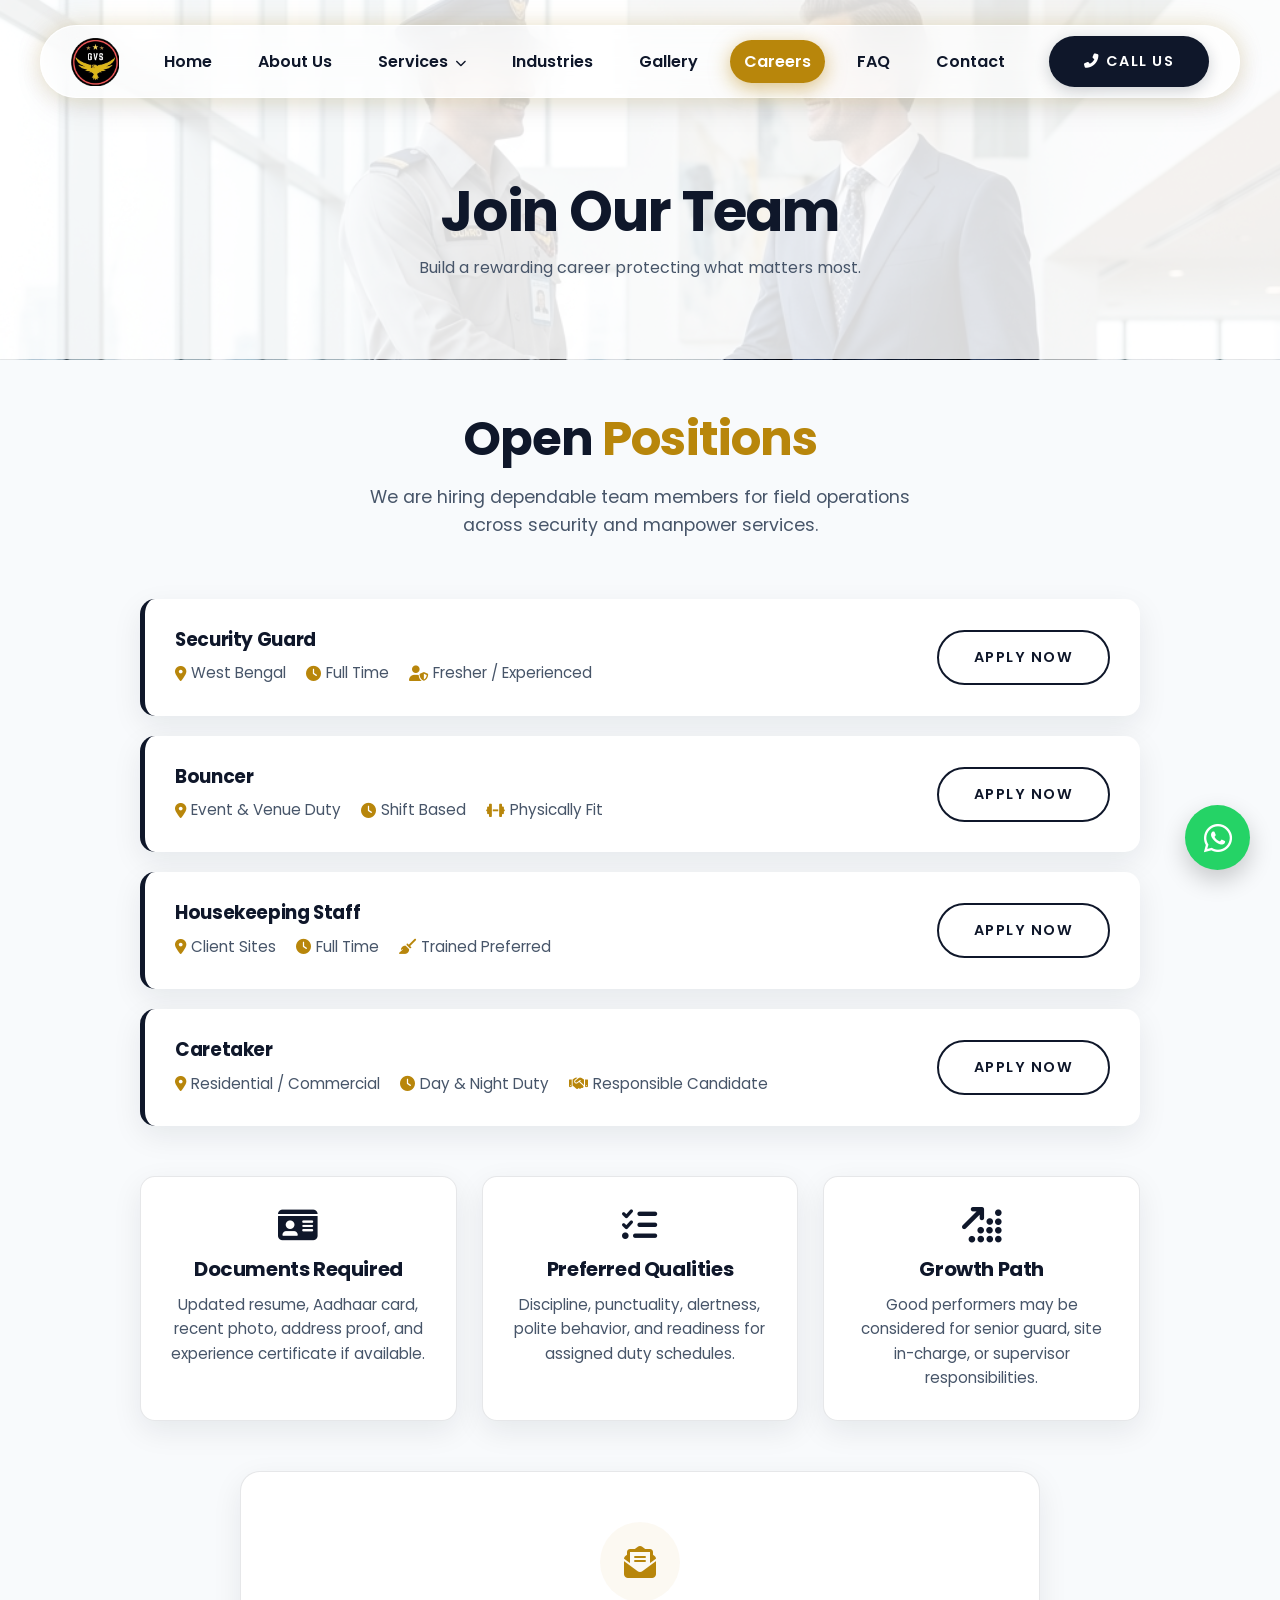
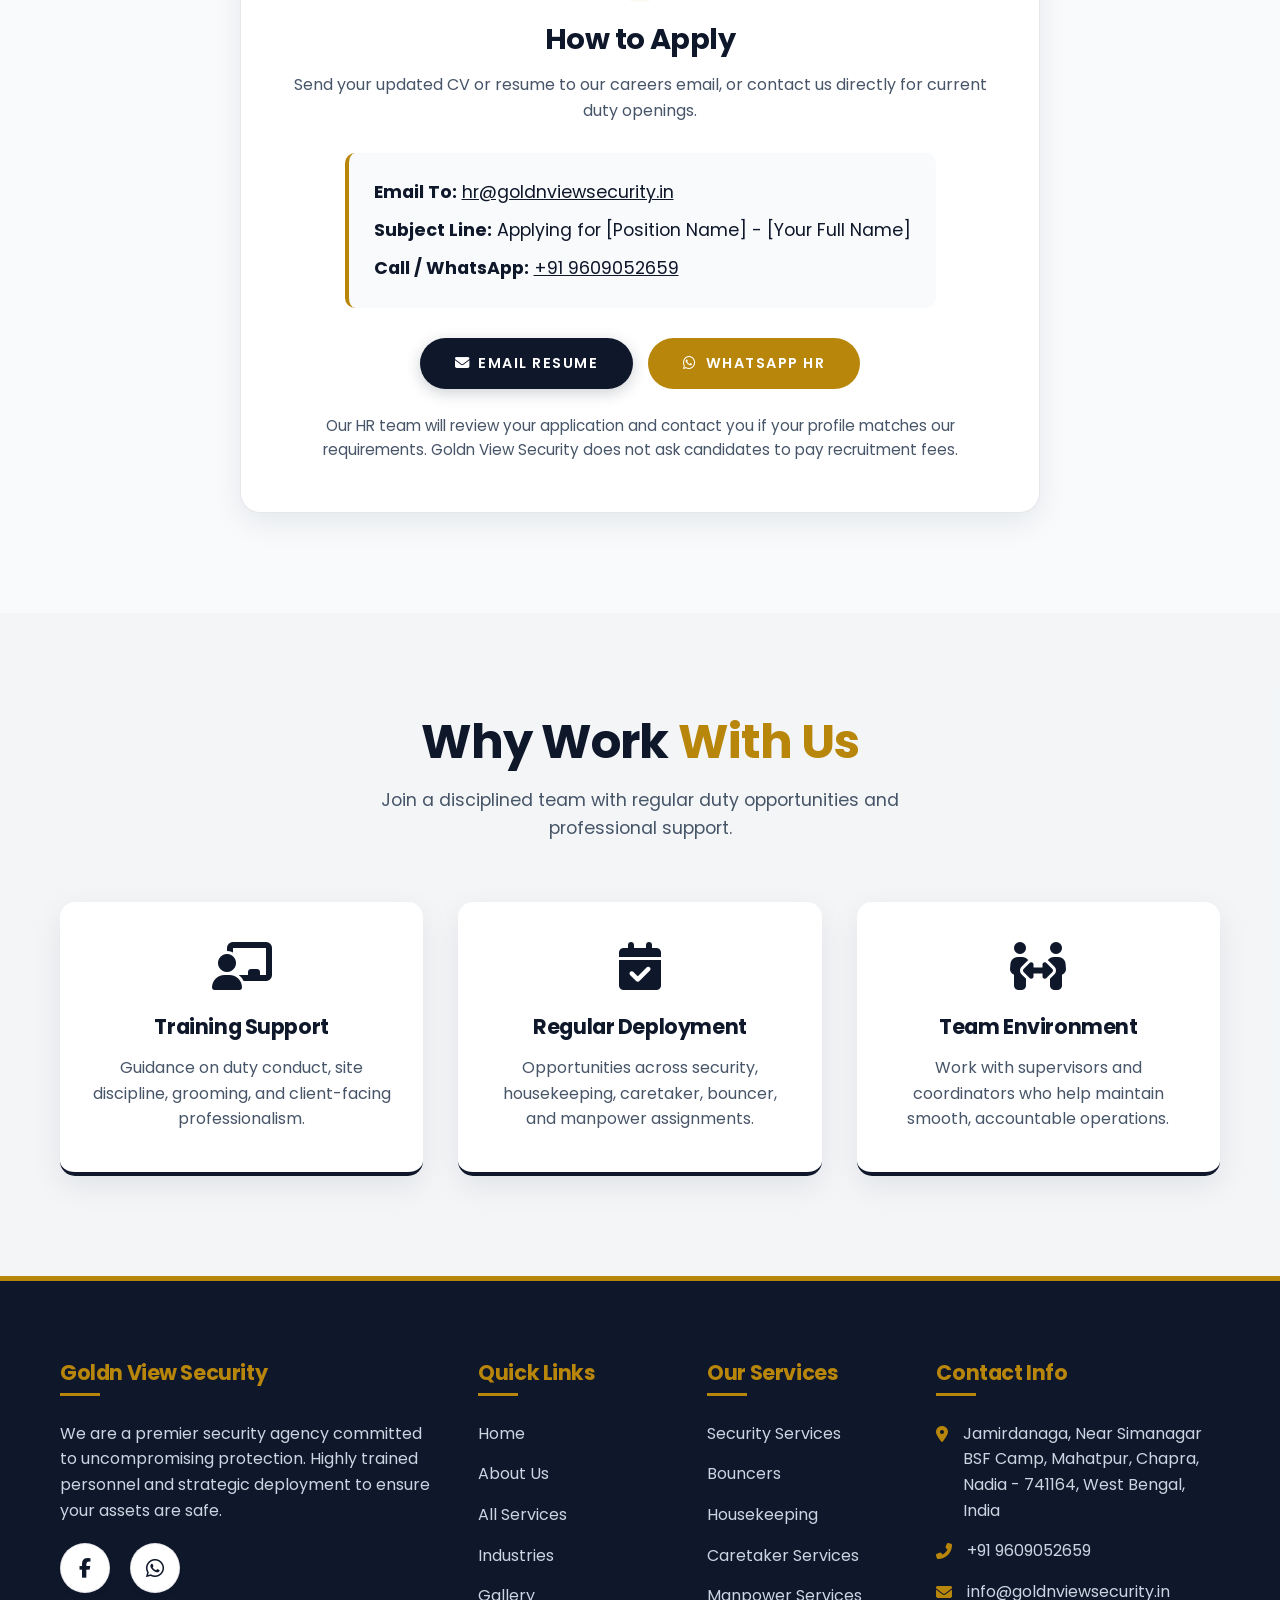
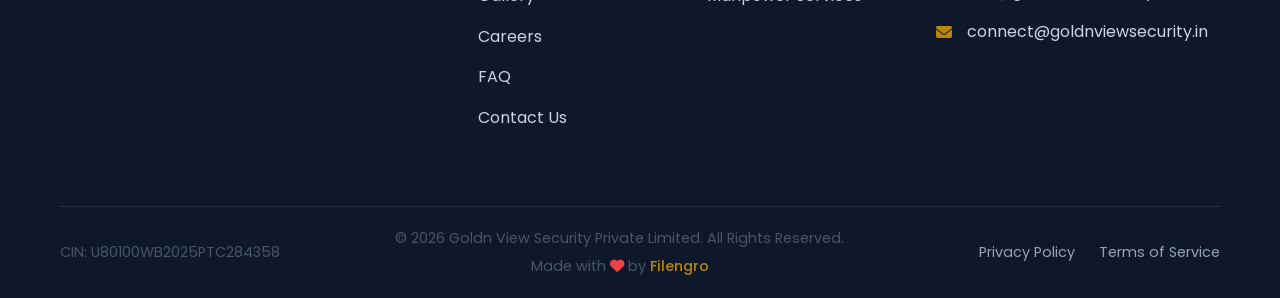
<file: careers.html>
<!DOCTYPE html>
<html lang="en">

<head>
    <link rel="icon" type="image/png" sizes="48x48" href="/assets/favicon.png">
<link rel="apple-touch-icon" href="/assets/favicon.png">
<meta name="theme-color" content="#0A2342">
<meta charset="UTF-8">
    <meta name="viewport" content="width=device-width, initial-scale=1.0">
    <title>Careers | Goldn View Security</title>

    <link rel="preconnect" href="https://fonts.googleapis.com">
    <link rel="preconnect" href="https://fonts.gstatic.com" crossorigin>
    <link href="https://fonts.googleapis.com/css2?family=Poppins:wght@300;400;500;600;700&display=swap"
        rel="stylesheet">
    <link rel="stylesheet" href="https://cdnjs.cloudflare.com/ajax/libs/font-awesome/6.4.0/css/all.min.css">
    <link rel="stylesheet" href="style.css">
</head>

<body class="page-transition-enter">

    <!-- Navigation -->
    <nav class="navbar" id="navbar">
        <div class="container">
            <a href="index.html" class="logo">
                <img src="assets/logo.png" alt="Goldn View Security Logo"
                    onerror="this.outerHTML='<span class=\'logo-text\'><span class=\'gold\'>Goldn View</span> Security</span>'">
            </a>
            <ul class="nav-links">
                <li><a href="index.html">Home</a></li>
                <li><a href="about.html">About Us</a></li>
                                <li class="dropdown">
                    <a href="services.html">Services <i class="fas fa-chevron-down" style="font-size: 0.7rem; margin-left: 3px;"></i></a>
                    <div class="dropdown-content">
                        <a href="security-services.html">Security Services</a>
                        <a href="bouncers.html">Bouncers</a>
                        <a href="housekeeping.html">Housekeeping</a>
                        <a href="caretaker-services.html">Caretaker Services</a>
                        <a href="manpower-services.html">Manpower Services</a>
                    </div>
                </li>
                <li><a href="industries.html">Industries</a></li>
                <li><a href="gallery.html">Gallery</a></li>
                <li><a href="careers.html">Careers</a></li>
                <li><a href="faq.html">FAQ</a></li>
                <li><a href="contact.html">Contact</a></li>
            </ul>
            <a href="tel:+919609052659" class="btn btn-primary nav-btn"><i class="fas fa-phone-alt" style="margin-right: 6px;"></i> Call Us</a>
            <div class="menu-toggle" id="mobile-menu">
                <i class="fas fa-bars"></i>
            </div>
        </div>
    </nav>

    <!-- Page Header -->
    <header class="page-header bg-careers">
        <div class="container">
            <h1 class="fade-in-up">Join Our <span class="navy">Team</span></h1>
            <p class="fade-in-up delay-1">Build a rewarding career protecting what matters most.</p>
        </div>
    </header>

    <!-- Careers Section -->
    <section class="section" style="padding-top: 0;">
        <div class="container">
            <div class="section-title reveal">
                <h2>Open <span class="gold">Positions</span></h2>
                <p>We are hiring dependable team members for field operations across security and manpower services.</p>
            </div>

            <div class="jobs-grid reveal">
                <div class="job-card">
                    <div class="job-info">
                        <h3>Security Guard</h3>
                        <div class="job-meta">
                            <span><i class="fas fa-location-dot"></i> West Bengal</span>
                            <span><i class="fas fa-clock"></i> Full Time</span>
                            <span><i class="fas fa-user-shield"></i> Fresher / Experienced</span>
                        </div>
                    </div>
                    <a href="mailto:hr@goldnviewsecurity.in?subject=Applying%20for%20Security%20Guard%20-%20Your%20Full%20Name" class="btn btn-secondary">Apply Now</a>
                </div>

                <div class="job-card">
                    <div class="job-info">
                        <h3>Bouncer</h3>
                        <div class="job-meta">
                            <span><i class="fas fa-location-dot"></i> Event & Venue Duty</span>
                            <span><i class="fas fa-clock"></i> Shift Based</span>
                            <span><i class="fas fa-dumbbell"></i> Physically Fit</span>
                        </div>
                    </div>
                    <a href="mailto:hr@goldnviewsecurity.in?subject=Applying%20for%20Bouncer%20-%20Your%20Full%20Name" class="btn btn-secondary">Apply Now</a>
                </div>

                <div class="job-card">
                    <div class="job-info">
                        <h3>Housekeeping Staff</h3>
                        <div class="job-meta">
                            <span><i class="fas fa-location-dot"></i> Client Sites</span>
                            <span><i class="fas fa-clock"></i> Full Time</span>
                            <span><i class="fas fa-broom"></i> Trained Preferred</span>
                        </div>
                    </div>
                    <a href="mailto:hr@goldnviewsecurity.in?subject=Applying%20for%20Housekeeping%20Staff%20-%20Your%20Full%20Name" class="btn btn-secondary">Apply Now</a>
                </div>

                <div class="job-card">
                    <div class="job-info">
                        <h3>Caretaker</h3>
                        <div class="job-meta">
                            <span><i class="fas fa-location-dot"></i> Residential / Commercial</span>
                            <span><i class="fas fa-clock"></i> Day & Night Duty</span>
                            <span><i class="fas fa-handshake"></i> Responsible Candidate</span>
                        </div>
                    </div>
                    <a href="mailto:hr@goldnviewsecurity.in?subject=Applying%20for%20Caretaker%20-%20Your%20Full%20Name" class="btn btn-secondary">Apply Now</a>
                </div>
            </div>

            <div class="career-requirements reveal">
                <div class="requirement-card">
                    <i class="fas fa-id-card gold-icon"></i>
                    <h3>Documents Required</h3>
                    <p>Updated resume, Aadhaar card, recent photo, address proof, and experience certificate if available.</p>
                </div>
                <div class="requirement-card">
                    <i class="fas fa-list-check gold-icon"></i>
                    <h3>Preferred Qualities</h3>
                    <p>Discipline, punctuality, alertness, polite behavior, and readiness for assigned duty schedules.</p>
                </div>
                <div class="requirement-card">
                    <i class="fas fa-arrow-up-right-dots gold-icon"></i>
                    <h3>Growth Path</h3>
                    <p>Good performers may be considered for senior guard, site in-charge, or supervisor responsibilities.</p>
                </div>
            </div>

            <!-- Recruitment Notice -->
            <div class="recruitment-notice reveal">
                <div class="notice-icon">
                    <i class="fas fa-envelope-open-text gold-icon"></i>
                </div>
                <h3>How to Apply</h3>
                <p>Send your updated CV or resume to our careers email, or contact us directly for current duty openings.</p>
                
                <div class="application-details">
                    <p><strong>Email To:</strong> <a href="mailto:hr@goldnviewsecurity.in" class="navy" style="text-decoration: underline;">hr@goldnviewsecurity.in</a></p>
                    <p><strong>Subject Line:</strong> Applying for [Position Name] - [Your Full Name]</p>
                    <p><strong>Call / WhatsApp:</strong> <a href="tel:+919609052659" class="navy" style="text-decoration: underline;">+91 9609052659</a></p>
                </div>

                <div class="application-actions">
                    <a href="mailto:hr@goldnviewsecurity.in?subject=Applying%20for%20Security%20Job%20-%20Your%20Full%20Name" class="btn btn-primary"><i class="fas fa-envelope" style="margin-right: 8px;"></i> Email Resume</a>
                    <a href="https://wa.me/919609052659?text=Hello%20Goldn%20View%20Security%2C%20I%20want%20to%20apply%20for%20a%20job." target="_blank" rel="noopener noreferrer" class="btn btn-gold"><i class="fab fa-whatsapp" style="margin-right: 8px;"></i> WhatsApp HR</a>
                </div>

                <p class="notice-muted">Our HR team will review your application and contact you if your profile matches our requirements. Goldn View Security does not ask candidates to pay recruitment fees.</p>
            </div>
        </div>
    </section>

    <section class="section bg-light">
        <div class="container">
            <div class="section-title reveal">
                <h2>Why Work <span class="gold">With Us</span></h2>
                <p>Join a disciplined team with regular duty opportunities and professional support.</p>
            </div>

            <div class="features-grid reveal">
                <div class="feature-box">
                    <i class="fas fa-chalkboard-user gold-icon"></i>
                    <h4>Training Support</h4>
                    <p>Guidance on duty conduct, site discipline, grooming, and client-facing professionalism.</p>
                </div>
                <div class="feature-box">
                    <i class="fas fa-calendar-check gold-icon"></i>
                    <h4>Regular Deployment</h4>
                    <p>Opportunities across security, housekeeping, caretaker, bouncer, and manpower assignments.</p>
                </div>
                <div class="feature-box">
                    <i class="fas fa-people-arrows gold-icon"></i>
                    <h4>Team Environment</h4>
                    <p>Work with supervisors and coordinators who help maintain smooth, accountable operations.</p>
                </div>
            </div>
        </div>
    </section>

    <!-- Premium Footer -->
    <footer class="footer-premium">
        <div class="container">
            <div class="footer-top">
                <div class="footer-col footer-about">
                    <h4>Goldn View Security</h4>
                    <p>We are a premier security agency committed to uncompromising protection. Highly trained
                        personnel and strategic deployment to ensure your assets are safe.</p>
                                        <div class="social-links" style="margin-top: 20px;">
                        <a href="https://www.facebook.com/profile.php?id=61589573786683" target="_blank" aria-label="Facebook"><i class="fab fa-facebook-f"></i></a>
                        <a href="https://wa.me/919609052659" target="_blank" aria-label="WhatsApp"><i class="fab fa-whatsapp" style="font-size: 1.3rem;"></i></a>
                    </div>
                </div>
                                                                <div class="footer-col footer-links">
                    <h4>Quick Links</h4>
                    <ul>
                        <li><a href="index.html">Home</a></li>
                        <li><a href="about.html">About Us</a></li>
                        <li><a href="services.html">All Services</a></li>
                        <li><a href="industries.html">Industries</a></li>
                        <li><a href="gallery.html">Gallery</a></li>
                        <li><a href="careers.html">Careers</a></li>
                        <li><a href="faq.html">FAQ</a></li>
                        <li><a href="contact.html">Contact Us</a></li>
                    </ul>
                </div>
                <div class="footer-col footer-links">
                    <h4>Our Services</h4>
                    <ul>
                        <li><a href="security-services.html">Security Services</a></li>
                        <li><a href="bouncers.html">Bouncers</a></li>
                        <li><a href="housekeeping.html">Housekeeping</a></li>
                        <li><a href="caretaker-services.html">Caretaker Services</a></li>
                        <li><a href="manpower-services.html">Manpower Services</a></li>
                    </ul>
                </div>
                <div class="footer-col footer-contact">
                    <h4>Contact Info</h4>
                    <ul>
                        <li><i class="fas fa-map-marker-alt"></i> Jamirdanaga, Near Simanagar BSF Camp,
                            Mahatpur, Chapra, Nadia - 741164, West Bengal, India</li>
                        <li><i class="fas fa-phone-alt"></i> +91 9609052659</li>
                        <li><i class="fas fa-envelope"></i> info@goldnviewsecurity.in</li>
                        <li><i class="fas fa-envelope"></i> connect@goldnviewsecurity.in</li>
                    </ul>
                </div>
            </div>
            <div class="footer-bottom">
                <p class="compliance-text">CIN: U80100WB2025PTC284358</p>
                <div class="footer-copyright" style="text-align: center;">
                    <p>&copy; 2026 Goldn View Security Private Limited. All Rights Reserved.</p>
                    <p style="margin-top: 5px;">Made with <i class="fas fa-heart" style="color: #ef4444;"></i> by <a href="https://www.filengro.in/" target="_blank" style="color: var(--gold); font-weight: 500;">Filengro</a></p>
                </div>
                        <div class="footer-legal">
                            <a href="privacy.html">Privacy Policy</a>
                            <a href="terms.html">Terms of Service</a>
                        </div>
                    </div>
                </div>
            </footer>
<script src="script.js"></script>
</body>

</html>
</file>
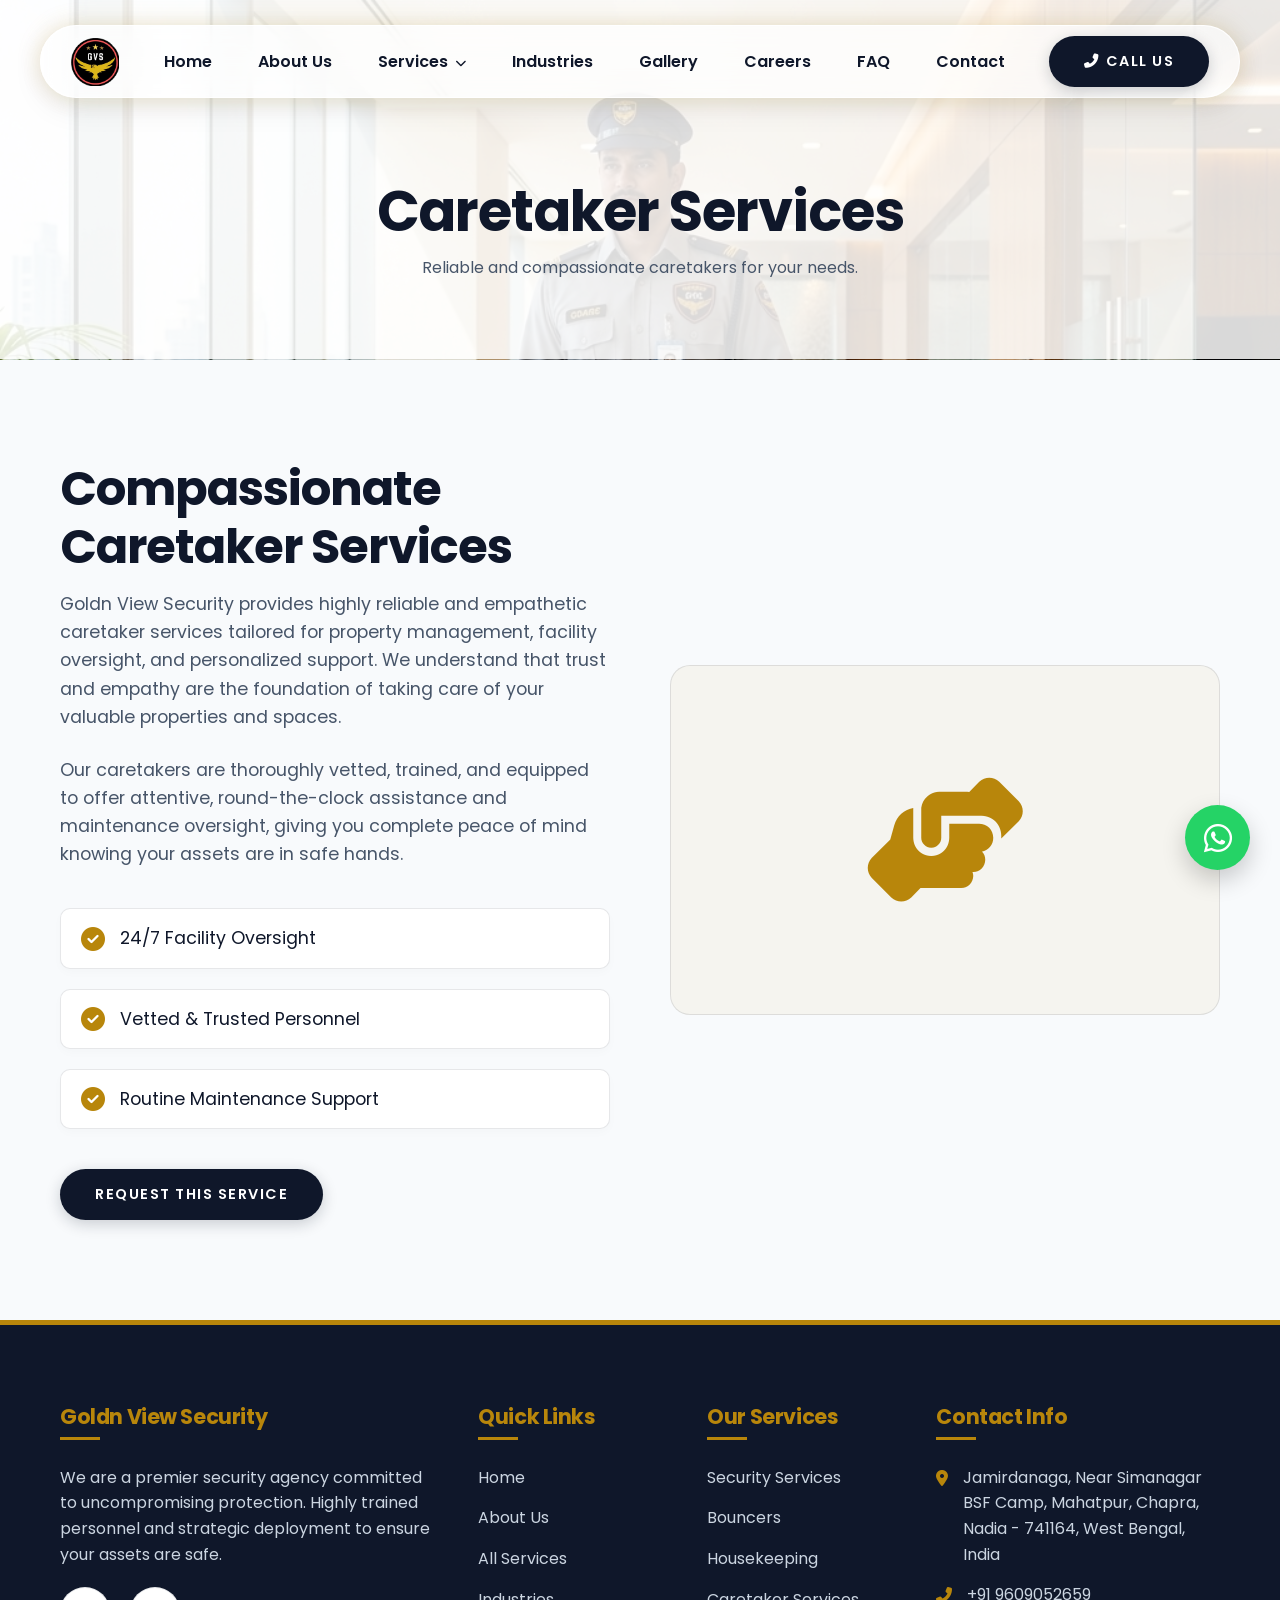
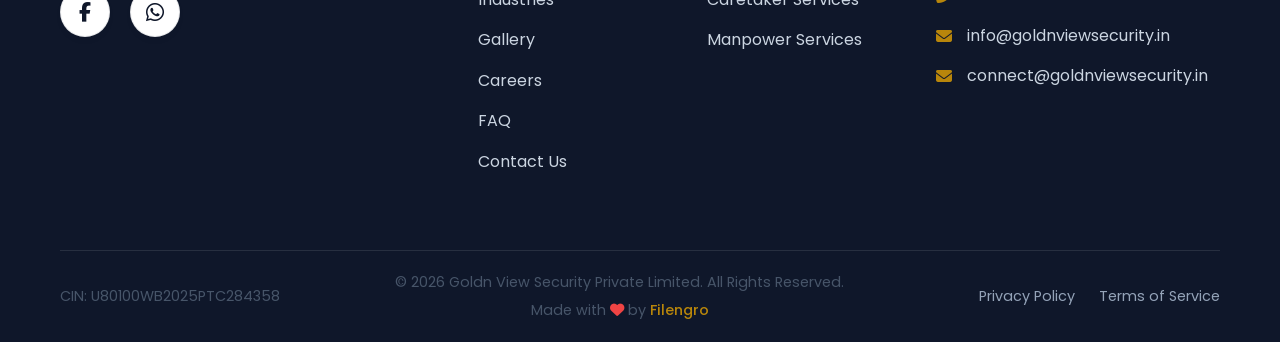
<file: caretaker-services.html>
<!DOCTYPE html>
<html lang="en">
<head>
   <link rel="icon" type="image/png" sizes="48x48" href="/assets/favicon.png">
<link rel="apple-touch-icon" href="/assets/favicon.png">
<meta name="theme-color" content="#0A2342">
<meta charset="UTF-8">
    <meta name="viewport" content="width=device-width, initial-scale=1.0">
    <title>Reliable Caretaker & Facility Management Services | Goldn View Security</title>
    <meta name="description" content="Compassionate and trustworthy caretaker services for property management, elderly care, and round-the-clock facility oversight.">
    
    <!-- Google Fonts -->
    <link rel="preconnect" href="https://fonts.googleapis.com">
    <link rel="preconnect" href="https://fonts.gstatic.com" crossorigin>
    <link href="https://fonts.googleapis.com/css2?family=Poppins:wght@300;400;500;600;700&display=swap" rel="stylesheet">
    
    <!-- FontAwesome Icons -->
    <link rel="stylesheet" href="https://cdnjs.cloudflare.com/ajax/libs/font-awesome/6.4.0/css/all.min.css">
    
    <!-- Custom CSS -->
    <link rel="stylesheet" href="style.css">
</head>
<body class="page-transition-enter">

    <!-- Navigation -->
    <nav class="navbar" id="navbar">
        <div class="container">
            <a href="index.html" class="logo">
                <img src="assets/logo.png" alt="Goldn View Security Logo" onerror="this.outerHTML='<span class=\'logo-text\'><span class=\'gold\'>Goldn View</span> Security</span>'">
            </a>
            <ul class="nav-links">
                <li><a href="index.html">Home</a></li>
                <li><a href="about.html">About Us</a></li>
                                <li class="dropdown">
                    <a href="services.html">Services <i class="fas fa-chevron-down" style="font-size: 0.7rem; margin-left: 3px;"></i></a>
                    <div class="dropdown-content">
                        <a href="security-services.html">Security Services</a>
                        <a href="bouncers.html">Bouncers</a>
                        <a href="housekeeping.html">Housekeeping</a>
                        <a href="caretaker-services.html">Caretaker Services</a>
                        <a href="manpower-services.html">Manpower Services</a>
                    </div>
                </li>
                <li><a href="industries.html">Industries</a></li>
                <li><a href="gallery.html">Gallery</a></li>
                <li><a href="careers.html">Careers</a></li>
                <li><a href="faq.html">FAQ</a></li>
                <li><a href="contact.html">Contact</a></li>
            </ul>
            <a href="tel:+919609052659" class="btn btn-primary nav-btn"><i class="fas fa-phone-alt" style="margin-right: 6px;"></i> Call Us</a>
            <div class="menu-toggle" id="mobile-menu">
                <i class="fas fa-bars"></i>
            </div>
        </div>
    </nav>

    <!-- Page Header -->
        <header class="page-header bg-services">
        <div class="container">
            <h1 class="fade-in-up">Caretaker <span class="navy">Services</span></h1>
            <p class="fade-in-up delay-1">Reliable and compassionate caretakers for your needs.</p>
        </div>
    </header>
    <section class="section about" style="padding-top: 50px;">
        <div class="container">
            <div class="about-content">
                <div class="about-text reveal active">
                    <h2>Compassionate <span class="navy">Caretaker Services</span></h2>
                    <p>Goldn View Security provides highly reliable and empathetic caretaker services tailored for property management, facility oversight, and personalized support. We understand that trust and empathy are the foundation of taking care of your valuable properties and spaces.</p><p>Our caretakers are thoroughly vetted, trained, and equipped to offer attentive, round-the-clock assistance and maintenance oversight, giving you complete peace of mind knowing your assets are in safe hands.</p>
                    <ul class="about-list">
                        <li><i class="fas fa-check-circle navy"></i> 24/7 Facility Oversight</li>
                        <li><i class="fas fa-check-circle navy"></i> Vetted & Trusted Personnel</li>
                        <li><i class="fas fa-check-circle navy"></i> Routine Maintenance Support</li>
                    </ul>
                    <div style="margin-top: 40px;">
                        <a href="contact.html" class="btn btn-primary">Request this Service</a>
                    </div>
                </div>
                <div class="about-image reveal delay-1 active" style="display: flex; align-items: center; justify-content: center; background: rgba(184, 134, 11, 0.05); border-radius: 20px; min-height: 350px; border: 1px solid var(--border-color);">
                    <i class="fas fa-hands-helping" style="font-size: 8rem; color: var(--gold);"></i>
                </div>
            </div>
        </div>
    </section>

    <!-- Premium Footer -->
    <footer class="footer-premium">
        <div class="container">
            <div class="footer-top">
                <div class="footer-col footer-about">
                    <h4>Goldn View Security</h4>
                    <p>We are a premier security agency committed to uncompromising protection. Highly trained personnel and strategic deployment to ensure your assets are safe.</p>
                                        <div class="social-links" style="margin-top: 20px;">
                        <a href="https://www.facebook.com/profile.php?id=61589573786683" target="_blank" aria-label="Facebook"><i class="fab fa-facebook-f"></i></a>
                        <a href="https://wa.me/919609052659" target="_blank" aria-label="WhatsApp"><i class="fab fa-whatsapp" style="font-size: 1.3rem;"></i></a>
                    </div>
                </div>
                                                                <div class="footer-col footer-links">
                    <h4>Quick Links</h4>
                    <ul>
                        <li><a href="index.html">Home</a></li>
                        <li><a href="about.html">About Us</a></li>
                        <li><a href="services.html">All Services</a></li>
                        <li><a href="industries.html">Industries</a></li>
                        <li><a href="gallery.html">Gallery</a></li>
                        <li><a href="careers.html">Careers</a></li>
                        <li><a href="faq.html">FAQ</a></li>
                        <li><a href="contact.html">Contact Us</a></li>
                    </ul>
                </div>
                <div class="footer-col footer-links">
                    <h4>Our Services</h4>
                    <ul>
                        <li><a href="security-services.html">Security Services</a></li>
                        <li><a href="bouncers.html">Bouncers</a></li>
                        <li><a href="housekeeping.html">Housekeeping</a></li>
                        <li><a href="caretaker-services.html">Caretaker Services</a></li>
                        <li><a href="manpower-services.html">Manpower Services</a></li>
                    </ul>
                </div>
                <div class="footer-col footer-contact">
                    <h4>Contact Info</h4>
                    <ul>
                        <li><i class="fas fa-map-marker-alt"></i> Jamirdanaga, Near Simanagar BSF Camp, Mahatpur, Chapra, Nadia - 741164, West Bengal, India</li>
                        <li><i class="fas fa-phone-alt"></i> +91 9609052659</li>
                       <li><i class="fas fa-envelope"></i> info@goldnviewsecurity.in</li>
                       <li><i class="fas fa-envelope"></i> connect@goldnviewsecurity.in</li>
                    </ul>
                </div>
            </div>
            <div class="footer-bottom">
                <p class="compliance-text">CIN: U80100WB2025PTC284358</p>
                <div class="footer-copyright" style="text-align: center;">
                    <p>&copy; 2026 Goldn View Security Private Limited. All Rights Reserved.</p>
                    <p style="margin-top: 5px;">Made with <i class="fas fa-heart" style="color: #ef4444;"></i> by <a href="https://www.filengro.in/" target="_blank" style="color: var(--gold); font-weight: 500;">Filengro</a></p>
                </div>
                <div class="footer-legal">
                    <a href="privacy.html">Privacy Policy</a>
                    <a href="terms.html">Terms of Service</a>
                </div>
            </div>
        </div>
    </footer>
<script src="script.js"></script>
</body>
</html>
</file>
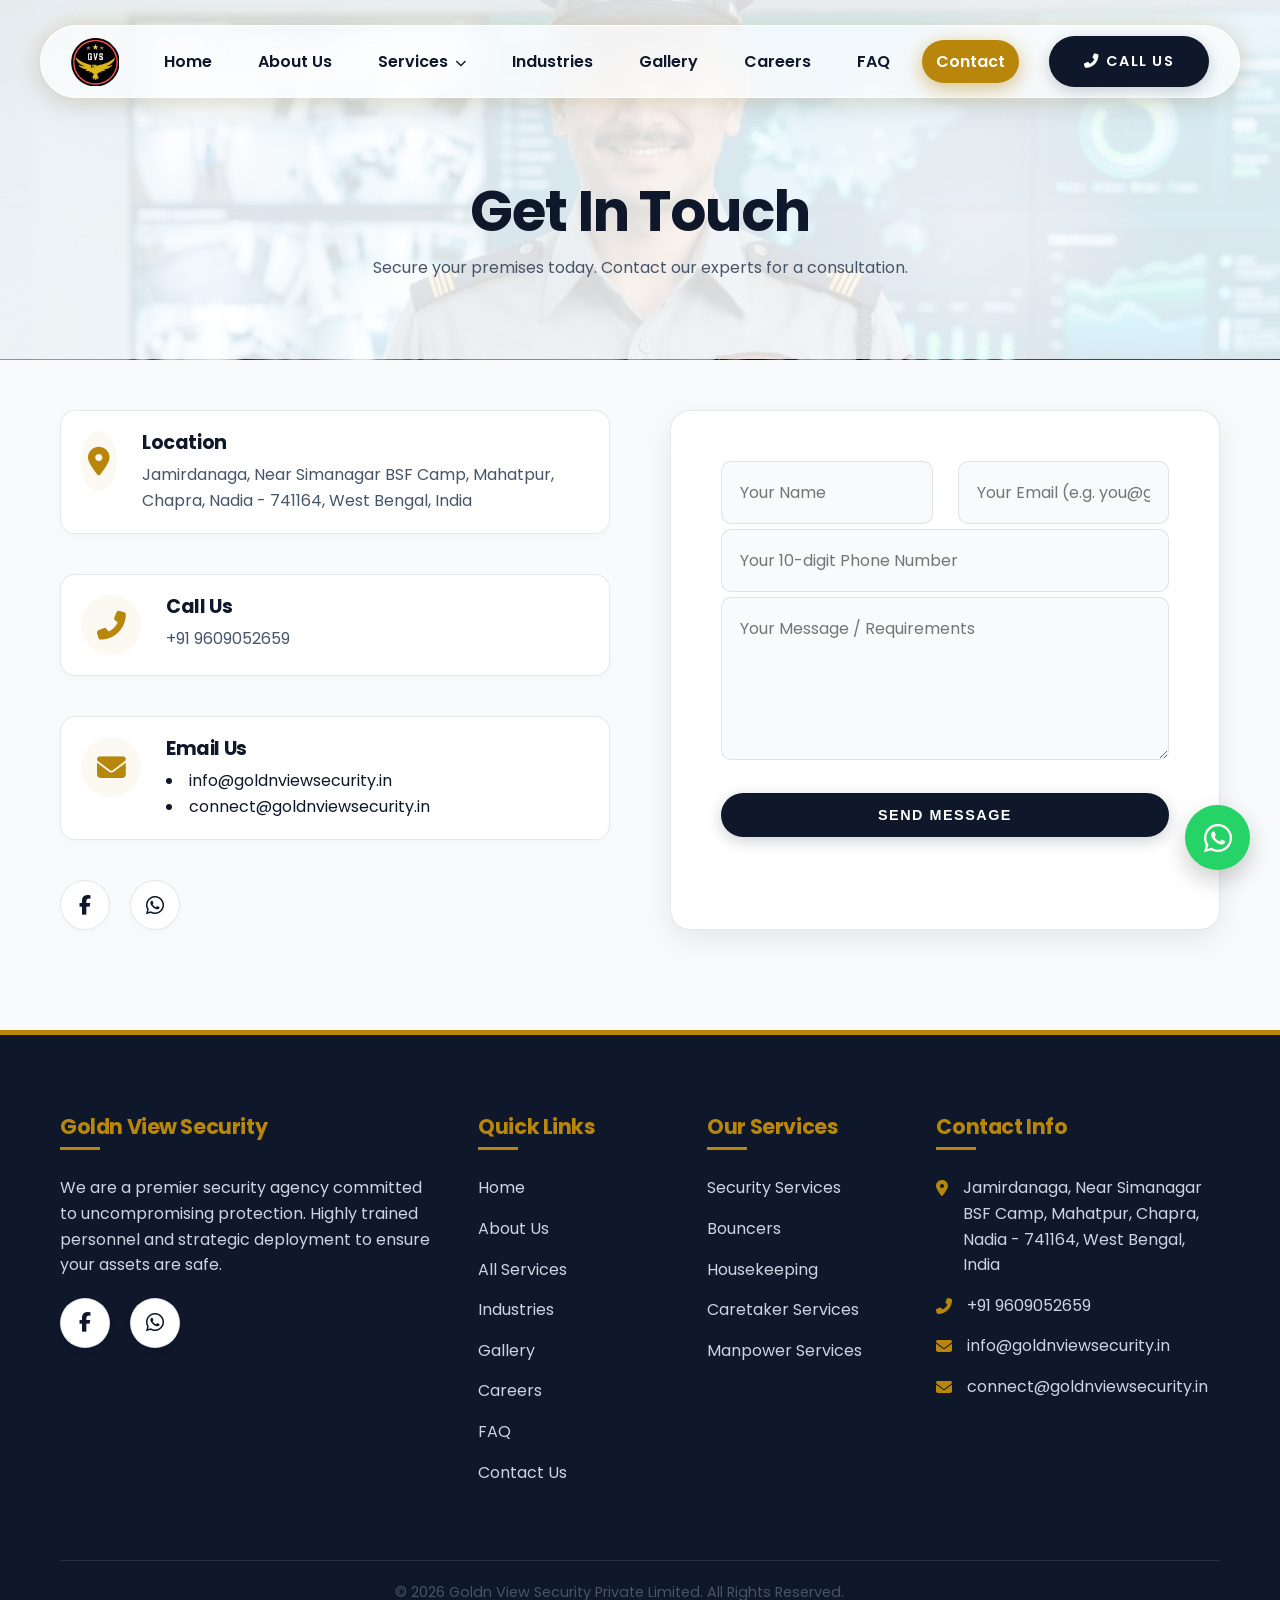
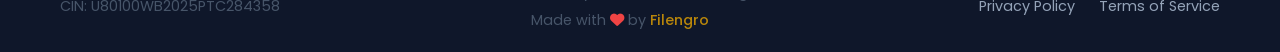
<file: contact.html>
<!DOCTYPE html>
<html lang="en">

<head>
   <link rel="icon" type="image/png" sizes="48x48" href="/assets/favicon.png">
<link rel="apple-touch-icon" href="/assets/favicon.png">
<meta name="theme-color" content="#0A2342">
<meta charset="UTF-8">
    <meta name="viewport" content="width=device-width, initial-scale=1.0">
    <title>Contact Us | Goldn View Security</title>
    <!-- Google Fonts -->
    <link rel="preconnect" href="https://fonts.googleapis.com">
    <link rel="preconnect" href="https://fonts.gstatic.com" crossorigin>
    <link href="https://fonts.googleapis.com/css2?family=Poppins:wght@300;400;500;600;700&display=swap"
        rel="stylesheet">

    <!-- FontAwesome Icons -->
    <link rel="stylesheet" href="https://cdnjs.cloudflare.com/ajax/libs/font-awesome/6.4.0/css/all.min.css">

    <!-- Custom CSS -->
    <link rel="stylesheet" href="style.css">
</head>

<body class="page-transition-enter">

    <!-- Navigation -->
    <nav class="navbar" id="navbar">
        <div class="container">
            <a href="index.html" class="logo">
                <img src="assets/logo.png" alt="Goldn View Security Logo"
                    onerror="this.outerHTML='<span class=\'logo-text\'><span class=\'gold\'>Goldn View</span> Security</span>'">
            </a>
            <ul class="nav-links">
                <li><a href="index.html">Home</a></li>
                <li><a href="about.html">About Us</a></li>
                                <li class="dropdown">
                    <a href="services.html">Services <i class="fas fa-chevron-down" style="font-size: 0.7rem; margin-left: 3px;"></i></a>
                    <div class="dropdown-content">
                        <a href="security-services.html">Security Services</a>
                        <a href="bouncers.html">Bouncers</a>
                        <a href="housekeeping.html">Housekeeping</a>
                        <a href="caretaker-services.html">Caretaker Services</a>
                        <a href="manpower-services.html">Manpower Services</a>
                    </div>
                </li>
                <li><a href="industries.html">Industries</a></li>
                <li><a href="gallery.html">Gallery</a></li>
                <li><a href="careers.html">Careers</a></li>
                <li><a href="faq.html">FAQ</a></li>
                <li><a href="contact.html" class="active">Contact</a></li>
            </ul>
            <a href="tel:+919609052659" class="btn btn-primary nav-btn"><i class="fas fa-phone-alt" style="margin-right: 6px;"></i> Call Us</a>
            <div class="menu-toggle" id="mobile-menu">
                <i class="fas fa-bars"></i>
            </div>
        </div>
    </nav>

    <!-- Page Header -->
    <header class="page-header bg-contact">
        <div class="container">
            <h1 class="fade-in-up">Get In <span class="navy">Touch</span></h1>
            <p class="fade-in-up delay-1">Secure your premises today. Contact our experts for a consultation.</p>
        </div>
    </header>

    <!-- Contact Section -->
    <section class="contact section" style="padding-top: 0;">
        <div class="container">
            <div class="contact-wrapper">
                <div class="contact-info reveal">
                    <div class="info-item">
                        <i class="fas fa-map-marker-alt"></i>
                        <div>
                            <h4>Location</h4>
                            <p>Jamirdanaga, Near Simanagar BSF Camp, Mahatpur, Chapra, Nadia - 741164, West Bengal,
                                India</p>
                        </div>
                    </div>
                    <div class="info-item">
                        <i class="fas fa-phone-alt"></i>
                        <div>
                            <h4>Call Us</h4>
                            <p>+91 9609052659</p>
                        </div>
                    </div>
                    <div class="info-item">
                        <i class="fas fa-envelope"></i>
                        <div>
                            <h4>Email Us</h4>
                             <li>info@goldnviewsecurity.in</li>
                            <li>connect@goldnviewsecurity.in</li>
                        </div>
                    </div>
                    <div class="social-links">
                        <a href="https://www.facebook.com/profile.php?id=61589573786683" target="_blank" aria-label="Facebook"><i class="fab fa-facebook-f"></i></a>
                        <a href="https://wa.me/919609052659" target="_blank" aria-label="WhatsApp"><i class="fab fa-whatsapp" style="font-size: 1.3rem;"></i></a>
                    </div>
                </div>
                <div class="contact-form reveal delay-1">
                    <!-- Hidden iframe to absorb Google Form redirect (prevents page reload) -->
                    <iframe id="hidden-iframe" name="hidden-iframe" style="display:none;"></iframe>

                    <!-- Success Message (shown after submit) -->
                    <div id="success-msg" style="display: none; text-align: center; padding: 30px; background: rgba(30, 142, 62, 0.1); color: #1e8e3e; border-radius: 15px; margin-bottom: 20px; border: 1px solid rgba(30, 142, 62, 0.2);">
                        <i class="fas fa-check-circle" style="font-size: 3rem; margin-bottom: 15px; display: block;"></i>
                        <h4 style="color: #1e8e3e; margin-bottom: 5px;">Thank you!</h4>
                        <p>Your message has been sent successfully. Our team will get back to you shortly.</p>
                    </div>

                    <!-- Error Message (shown if Google Forms does not respond) -->
                    <div id="error-msg" style="display: none; text-align: center; padding: 24px; background: rgba(239, 68, 68, 0.08); color: #b91c1c; border-radius: 15px; margin-bottom: 20px; border: 1px solid rgba(239, 68, 68, 0.2);">
                        <i class="fas fa-exclamation-circle" style="font-size: 2.4rem; margin-bottom: 12px; display: block;"></i>
                        <h4 style="color: #b91c1c; margin-bottom: 5px;">Message not sent</h4>
                        <p>Please check your internet connection and try again, or contact us directly on WhatsApp.</p>
                    </div>

                    <!-- Contact Form connected to Google Forms -->
                    <form id="contact-form"
                        action="https://docs.google.com/forms/d/e/1FAIpQLScy_Y8zc10bcQhJ1wJozm2XXGWVSoKLWlEZ-arnF-9TxLxAjg/formResponse"
                        method="POST"
                        target="hidden-iframe">
                        <input type="hidden" name="fvv" value="1">
                        <input type="hidden" name="pageHistory" value="0">
                        <input type="hidden" name="submit" value="Submit">
                        <div class="input-group">
                            <div class="input-wrapper">
                                <input type="text" id="inp-name" name="entry.1259077092" placeholder="Your Name" required>
                            </div>
                            <div class="input-wrapper">
                                <input type="email" id="inp-email" name="entry.1956275929" placeholder="Your Email (e.g. you@gmail.com)" required>
                                <span class="field-error" id="email-error">Please enter a valid email (must contain @ and domain)</span>
                            </div>
                        </div>
                        <div class="input-wrapper">
                            <input type="tel" id="inp-phone" name="entry.656273714" placeholder="Your 10-digit Phone Number" required inputmode="numeric" maxlength="10" pattern="[0-9]{10}">
                            <span class="field-error" id="phone-error">Please enter a valid 10-digit phone number (digits only)</span>
                        </div>
                        <textarea name="entry.1610131051" rows="5" placeholder="Your Message / Requirements" required></textarea>
                        <button type="submit" id="submit-btn" class="btn btn-primary w-100">Send Message</button>
                    </form>
                </div>
            </div>
        </div>
    </section>

    <!-- Premium Footer -->
    <footer class="footer-premium">
        <div class="container">
            <div class="footer-top">
                <div class="footer-col footer-about">
                    <h4>Goldn View Security</h4>
                    <p>We are a premier security agency committed to uncompromising protection. Highly trained personnel
                        and strategic deployment to ensure your assets are safe.</p>
                                        <div class="social-links" style="margin-top: 20px;">
                        <a href="https://www.facebook.com/profile.php?id=61589573786683" target="_blank" aria-label="Facebook"><i class="fab fa-facebook-f"></i></a>
                        <a href="https://wa.me/919609052659" target="_blank" aria-label="WhatsApp"><i class="fab fa-whatsapp" style="font-size: 1.3rem;"></i></a>
                    </div>
                </div>
                                                                <div class="footer-col footer-links">
                    <h4>Quick Links</h4>
                    <ul>
                        <li><a href="index.html">Home</a></li>
                        <li><a href="about.html">About Us</a></li>
                        <li><a href="services.html">All Services</a></li>
                        <li><a href="industries.html">Industries</a></li>
                        <li><a href="gallery.html">Gallery</a></li>
                        <li><a href="careers.html">Careers</a></li>
                        <li><a href="faq.html">FAQ</a></li>
                        <li><a href="contact.html">Contact Us</a></li>
                    </ul>
                </div>
                <div class="footer-col footer-links">
                    <h4>Our Services</h4>
                    <ul>
                        <li><a href="security-services.html">Security Services</a></li>
                        <li><a href="bouncers.html">Bouncers</a></li>
                        <li><a href="housekeeping.html">Housekeeping</a></li>
                        <li><a href="caretaker-services.html">Caretaker Services</a></li>
                        <li><a href="manpower-services.html">Manpower Services</a></li>
                    </ul>
                </div>
                <div class="footer-col footer-contact">
                    <h4>Contact Info</h4>
                    <ul>
                        <li><i class="fas fa-map-marker-alt"></i> Jamirdanaga, Near Simanagar BSF Camp, Mahatpur,
                            Chapra, Nadia - 741164, West Bengal, India</li>
                        <li><i class="fas fa-phone-alt"></i> +91 9609052659</li>
                       <li><i class="fas fa-envelope"></i> info@goldnviewsecurity.in</li>
                      <li><i class="fas fa-envelope"></i> connect@goldnviewsecurity.in</li>
                    </ul>
                </div>
            </div>
            <div class="footer-bottom">
                <p class="compliance-text">CIN: U80100WB2025PTC284358</p>
                <div class="footer-copyright" style="text-align: center;">
                    <p>&copy; 2026 Goldn View Security Private Limited. All Rights Reserved.</p>
                    <p style="margin-top: 5px;">Made with <i class="fas fa-heart" style="color: #ef4444;"></i> by <a href="https://www.filengro.in/" target="_blank" style="color: var(--gold); font-weight: 500;">Filengro</a></p>
                </div>
                <div class="footer-legal">
                    <a href="privacy.html">Privacy Policy</a>
                    <a href="terms.html">Terms of Service</a>
                </div>
            </div>
        </div>
    </footer>
<!-- Google Form Submission Script with Validation -->
    <script>
        const form = document.getElementById('contact-form');
        const hiddenIframe = document.getElementById('hidden-iframe');
        const successMsg = document.getElementById('success-msg');
        const errorMsg = document.getElementById('error-msg');
        const submitBtn = document.getElementById('submit-btn');
        const phoneInput = document.getElementById('inp-phone');
        const emailInput = document.getElementById('inp-email');
        const phoneError = document.getElementById('phone-error');
        const emailError = document.getElementById('email-error');

        let isSubmitting = false;
        let submitTimeout = null;

        // Phone: only allow digits, block everything else on keypress
        phoneInput.addEventListener('keypress', function (e) {
            if (!/[0-9]/.test(e.key)) {
                e.preventDefault();
            }
        });

        // Also strip any pasted non-digit characters
        phoneInput.addEventListener('input', function () {
            this.value = this.value.replace(/[^0-9]/g, '');
            validatePhone();
        });

        // Email: live validation
        emailInput.addEventListener('input', validateEmail);
        emailInput.addEventListener('blur', validateEmail);

        function validatePhone() {
            const val = phoneInput.value.trim();
            if (val.length > 0 && val.length < 10) {
                phoneError.style.display = 'block';
                phoneInput.style.borderColor = '#ef4444';
                return false;
            } else if (val.length === 10) {
                phoneError.style.display = 'none';
                phoneInput.style.borderColor = '#22c55e';
                return true;
            } else {
                phoneError.style.display = 'none';
                phoneInput.style.borderColor = '';
                return false;
            }
        }

        function validateEmail() {
            const val = emailInput.value.trim();
            const emailRegex = /^[^\s@]+@[^\s@]+\.[^\s@]+$/;
            if (val.length > 0 && !emailRegex.test(val)) {
                emailError.style.display = 'block';
                emailInput.style.borderColor = '#ef4444';
                return false;
            } else if (emailRegex.test(val)) {
                emailError.style.display = 'none';
                emailInput.style.borderColor = '#22c55e';
                return true;
            } else {
                emailError.style.display = 'none';
                emailInput.style.borderColor = '';
                return false;
            }
        }

        hiddenIframe.addEventListener('load', function () {
            if (!isSubmitting) {
                return;
            }

            clearTimeout(submitTimeout);
            isSubmitting = false;
            form.style.display = 'none';
            errorMsg.style.display = 'none';
            successMsg.style.display = 'block';
        });

        function resetSubmitButton() {
            submitBtn.innerHTML = 'Send Message';
            submitBtn.disabled = false;
        }

        // On Submit: final validation check before sending
        form.addEventListener('submit', function (e) {
            const isPhoneValid = validatePhone();
            const isEmailValid = validateEmail();

            if (!isPhoneValid || !isEmailValid) {
                e.preventDefault();
                if (!isPhoneValid) {
                    phoneError.style.display = 'block';
                    phoneInput.focus();
                } else {
                    emailError.style.display = 'block';
                    emailInput.focus();
                }
                return;
            }

            // All valid - let the browser submit the form to Google Forms.
            successMsg.style.display = 'none';
            errorMsg.style.display = 'none';
            isSubmitting = true;
            submitBtn.innerHTML = '<i class="fas fa-spinner fa-spin" style="margin-right:8px;"></i>Sending...';
            submitBtn.disabled = true;

            submitTimeout = setTimeout(function () {
                isSubmitting = false;
                errorMsg.style.display = 'block';
                resetSubmitButton();
            }, 12000);
        });
    </script>
        <script src="script.js"></script>
</body>

</html>
</file>
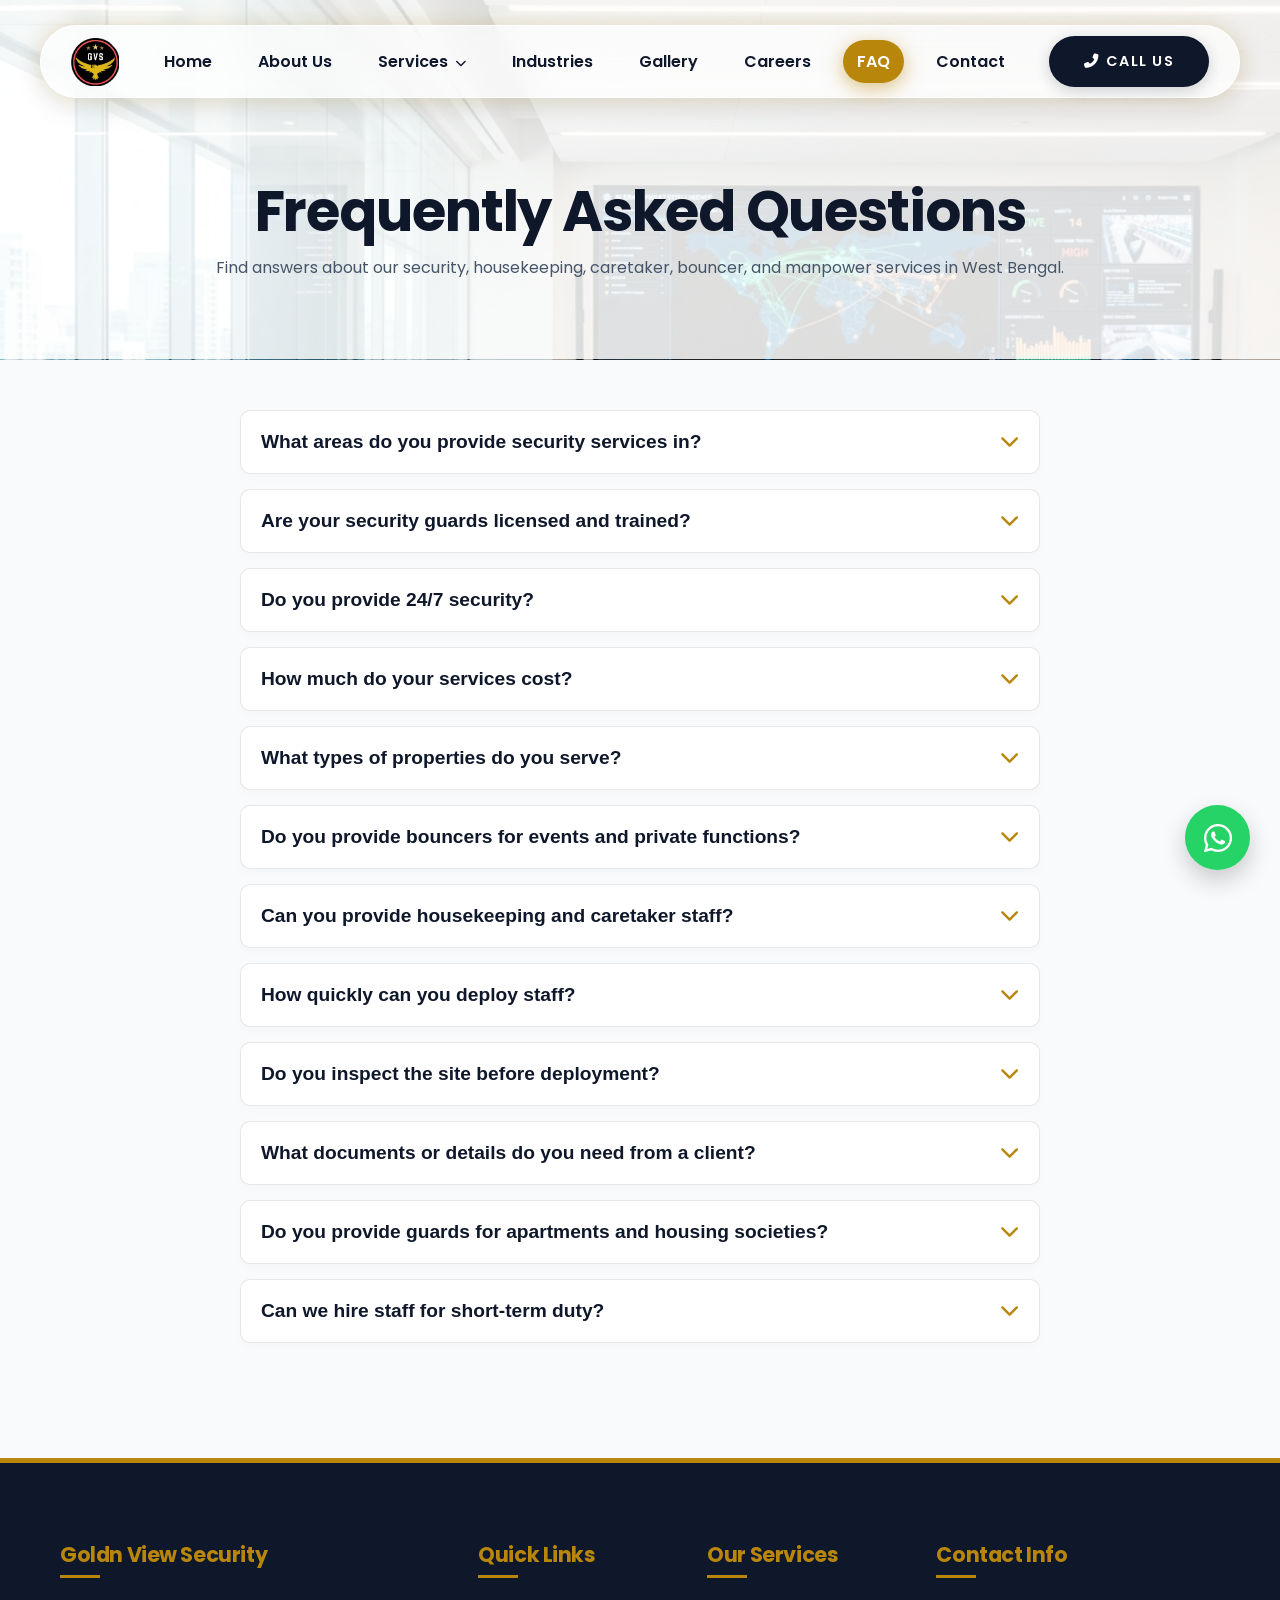
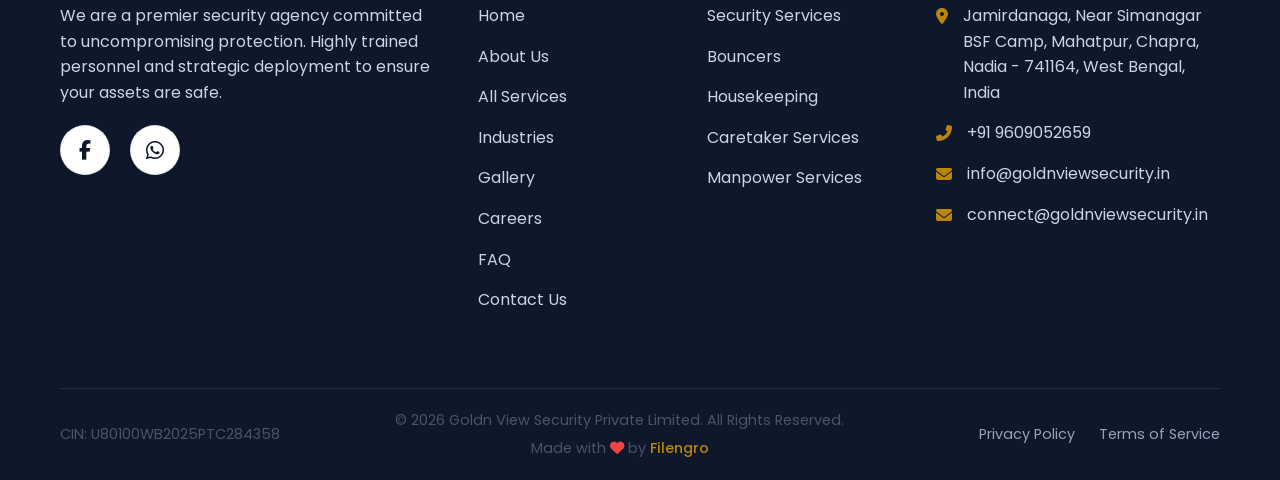
<file: faq.html>
<!DOCTYPE html>
<html lang="en">
<head>
    <link rel="icon" type="image/png" sizes="48x48" href="/assets/favicon.png">
    <link rel="apple-touch-icon" href="/assets/favicon.png">
    <meta name="theme-color" content="#0A2342">
    <meta charset="UTF-8">
    <meta name="viewport" content="width=device-width, initial-scale=1.0">
    <title>FAQ | Goldn View Security</title>
    
    <link rel="preconnect" href="https://fonts.googleapis.com">
    <link rel="preconnect" href="https://fonts.gstatic.com" crossorigin>
    <link href="https://fonts.googleapis.com/css2?family=Poppins:wght@300;400;500;600;700&display=swap" rel="stylesheet">
    <link rel="stylesheet" href="https://cdnjs.cloudflare.com/ajax/libs/font-awesome/6.4.0/css/all.min.css">
    <link rel="stylesheet" href="style.css">
</head>
<body class="page-transition-enter">

    <!-- Navigation -->
    <nav class="navbar" id="navbar">
        <div class="container">
            <a href="index.html" class="logo">
                <img src="assets/logo.png" alt="Goldn View Security Logo" onerror="this.outerHTML='<span class=\'logo-text\'><span class=\'gold\'>Goldn View</span> Security</span>'">
            </a>
            <ul class="nav-links">
                <li><a href="index.html">Home</a></li>
                <li><a href="about.html">About Us</a></li>
                                <li class="dropdown">
                    <a href="services.html">Services <i class="fas fa-chevron-down" style="font-size: 0.7rem; margin-left: 3px;"></i></a>
                    <div class="dropdown-content">
                        <a href="security-services.html">Security Services</a>
                        <a href="bouncers.html">Bouncers</a>
                        <a href="housekeeping.html">Housekeeping</a>
                        <a href="caretaker-services.html">Caretaker Services</a>
                        <a href="manpower-services.html">Manpower Services</a>
                    </div>
                </li>
                <li><a href="industries.html">Industries</a></li>
                <li><a href="gallery.html">Gallery</a></li>
                <li><a href="careers.html">Careers</a></li>
                <li><a href="faq.html" class="active">FAQ</a></li>
                <li><a href="contact.html">Contact</a></li>
            </ul>
            <a href="tel:+919609052659" class="btn btn-primary nav-btn"><i class="fas fa-phone-alt" style="margin-right: 6px;"></i> Call Us</a>
            <div class="menu-toggle" id="mobile-menu">
                <i class="fas fa-bars"></i>
            </div>
        </div>
    </nav>

    <!-- Page Header -->
    <header class="page-header bg-faq">
        <div class="container">
            <h1 class="fade-in-up">Frequently Asked <span class="navy">Questions</span></h1>
            <p class="fade-in-up delay-1">Find answers about our security, housekeeping, caretaker, bouncer, and manpower services in West Bengal.</p>
        </div>
    </header>

    <!-- FAQ Section -->
    <section class="section" style="padding-top: 0;">
        <div class="container">
            <div class="faq-container">
                
                <div class="accordion-item reveal">
                    <button class="accordion-header">
                        What areas do you provide security services in?
                        <i class="fas fa-chevron-down"></i>
                    </button>
                    <div class="accordion-content">
                        <p>Goldn View Security currently serves clients across West Bengal only. Our focus is on providing reliable security, housekeeping, caretaker, bouncer, and manpower support within West Bengal, including Nadia and nearby districts as per deployment availability.</p>
                    </div>
                </div>

                <div class="accordion-item reveal delay-1">
                    <button class="accordion-header">
                        Are your security guards licensed and trained?
                        <i class="fas fa-chevron-down"></i>
                    </button>
                    <div class="accordion-content">
                        <p>Yes. We focus on disciplined, trained, and verified personnel. Guards are briefed on site duty, access control, visitor handling, patrol discipline, emergency response, and professional behavior before deployment.</p>
                    </div>
                </div>

                <div class="accordion-item reveal delay-2">
                    <button class="accordion-header">
                        Do you provide 24/7 security?
                        <i class="fas fa-chevron-down"></i>
                    </button>
                    <div class="accordion-content">
                        <p>Yes. We can provide day shift, night shift, and 24/7 duty coverage depending on your site requirement. Deployment strength and shift timing are finalized after understanding your property, risk level, and operating hours.</p>
                    </div>
                </div>

                <div class="accordion-item reveal delay-3">
                    <button class="accordion-header">
                        How much do your services cost?
                        <i class="fas fa-chevron-down"></i>
                    </button>
                    <div class="accordion-content">
                        <p>Pricing depends on the type of service, number of personnel, duty hours, location within West Bengal, skill requirement, and site risk level. Contact us with your requirement and we will share a suitable quote.</p>
                    </div>
                </div>

                <div class="accordion-item reveal">
                    <button class="accordion-header">
                        What types of properties do you serve?
                        <i class="fas fa-chevron-down"></i>
                    </button>
                    <div class="accordion-content">
                        <p>We serve residential complexes, offices, factories, warehouses, schools, colleges, hospitals, clinics, retail showrooms, construction sites, hotels, restaurants, events, and private premises across West Bengal.</p>
                    </div>
                </div>

                <div class="accordion-item reveal delay-1">
                    <button class="accordion-header">
                        Do you provide bouncers for events and private functions?
                        <i class="fas fa-chevron-down"></i>
                    </button>
                    <div class="accordion-content">
                        <p>Yes. We provide professional bouncers and event security for functions, parties, venues, crowd control, entry management, guest flow, and VIP area support within West Bengal.</p>
                    </div>
                </div>

                <div class="accordion-item reveal delay-2">
                    <button class="accordion-header">
                        Can you provide housekeeping and caretaker staff?
                        <i class="fas fa-chevron-down"></i>
                    </button>
                    <div class="accordion-content">
                        <p>Yes. Along with security guards, we provide housekeeping staff, caretakers, and manpower support for residential, commercial, and institutional sites. Staff selection depends on duty type, timing, and required experience.</p>
                    </div>
                </div>

                <div class="accordion-item reveal delay-3">
                    <button class="accordion-header">
                        How quickly can you deploy staff?
                        <i class="fas fa-chevron-down"></i>
                    </button>
                    <div class="accordion-content">
                        <p>Deployment time depends on your location, duty type, number of personnel, and verification requirements. For urgent needs within West Bengal, please call or WhatsApp us so we can check availability quickly.</p>
                    </div>
                </div>

                <div class="accordion-item reveal">
                    <button class="accordion-header">
                        Do you inspect the site before deployment?
                        <i class="fas fa-chevron-down"></i>
                    </button>
                    <div class="accordion-content">
                        <p>For most sites, we prefer to understand the entry points, visitor flow, duty hours, sensitive areas, and expected responsibilities before finalizing deployment. This helps us suggest the right number of personnel and shift plan.</p>
                    </div>
                </div>

                <div class="accordion-item reveal delay-1">
                    <button class="accordion-header">
                        What documents or details do you need from a client?
                        <i class="fas fa-chevron-down"></i>
                    </button>
                    <div class="accordion-content">
                        <p>We usually need your site address, contact person details, type of service required, duty timing, number of personnel needed, expected responsibilities, and any special instructions for the site.</p>
                    </div>
                </div>

                <div class="accordion-item reveal delay-2">
                    <button class="accordion-header">
                        Do you provide guards for apartments and housing societies?
                        <i class="fas fa-chevron-down"></i>
                    </button>
                    <div class="accordion-content">
                        <p>Yes. We provide security guards for apartments, gated communities, individual houses, and housing societies. Duties can include gate control, visitor register maintenance, vehicle entry checks, night patrols, and resident coordination.</p>
                    </div>
                </div>

                <div class="accordion-item reveal delay-3">
                    <button class="accordion-header">
                        Can we hire staff for short-term duty?
                        <i class="fas fa-chevron-down"></i>
                    </button>
                    <div class="accordion-content">
                        <p>Yes, short-term deployment may be available for events, temporary sites, functions, emergency requirements, and specific projects within West Bengal. Availability depends on date, location, duty hours, and staff requirement.</p>
                    </div>
                </div>

            </div>
        </div>
    </section>

    <!-- Premium Footer -->
    <footer class="footer-premium">
        <div class="container">
            <div class="footer-top">
                <div class="footer-col footer-about">
                    <h4>Goldn View Security</h4>
                    <p>We are a premier security agency committed to uncompromising protection. Highly trained personnel and strategic deployment to ensure your assets are safe.</p>
                                        <div class="social-links" style="margin-top: 20px;">
                        <a href="https://www.facebook.com/profile.php?id=61589573786683" target="_blank" aria-label="Facebook"><i class="fab fa-facebook-f"></i></a>
                        <a href="https://wa.me/919609052659" target="_blank" aria-label="WhatsApp"><i class="fab fa-whatsapp" style="font-size: 1.3rem;"></i></a>
                    </div>
                </div>
                                                                <div class="footer-col footer-links">
                    <h4>Quick Links</h4>
                    <ul>
                        <li><a href="index.html">Home</a></li>
                        <li><a href="about.html">About Us</a></li>
                        <li><a href="services.html">All Services</a></li>
                        <li><a href="industries.html">Industries</a></li>
                        <li><a href="gallery.html">Gallery</a></li>
                        <li><a href="careers.html">Careers</a></li>
                        <li><a href="faq.html">FAQ</a></li>
                        <li><a href="contact.html">Contact Us</a></li>
                    </ul>
                </div>
                <div class="footer-col footer-links">
                    <h4>Our Services</h4>
                    <ul>
                        <li><a href="security-services.html">Security Services</a></li>
                        <li><a href="bouncers.html">Bouncers</a></li>
                        <li><a href="housekeeping.html">Housekeeping</a></li>
                        <li><a href="caretaker-services.html">Caretaker Services</a></li>
                        <li><a href="manpower-services.html">Manpower Services</a></li>
                    </ul>
                </div>
                <div class="footer-col footer-contact">
                    <h4>Contact Info</h4>
                    <ul>
                        <li><i class="fas fa-map-marker-alt"></i> Jamirdanaga, Near Simanagar BSF Camp, Mahatpur, Chapra, Nadia - 741164, West Bengal, India</li>
                        <li><i class="fas fa-phone-alt"></i> +91 9609052659</li>
                        <li><i class="fas fa-envelope"></i> info@goldnviewsecurity.in</li>
                       <li><i class="fas fa-envelope"></i> connect@goldnviewsecurity.in</li>
                    </ul>
                </div>
            </div>
            <div class="footer-bottom">
                <p class="compliance-text">CIN: U80100WB2025PTC284358</p>
                <div class="footer-copyright" style="text-align: center;">
                    <p>&copy; 2026 Goldn View Security Private Limited. All Rights Reserved.</p>
                    <p style="margin-top: 5px;">Made with <i class="fas fa-heart" style="color: #ef4444;"></i> by <a href="https://www.filengro.in/" target="_blank" style="color: var(--gold); font-weight: 500;">Filengro</a></p>
                </div>
                <div class="footer-legal">
                    <a href="privacy.html">Privacy Policy</a>
                    <a href="terms.html">Terms of Service</a>
                </div>
            </div>
        </div>
    </footer>
<script src="script.js"></script>
</body>
</html>
</file>
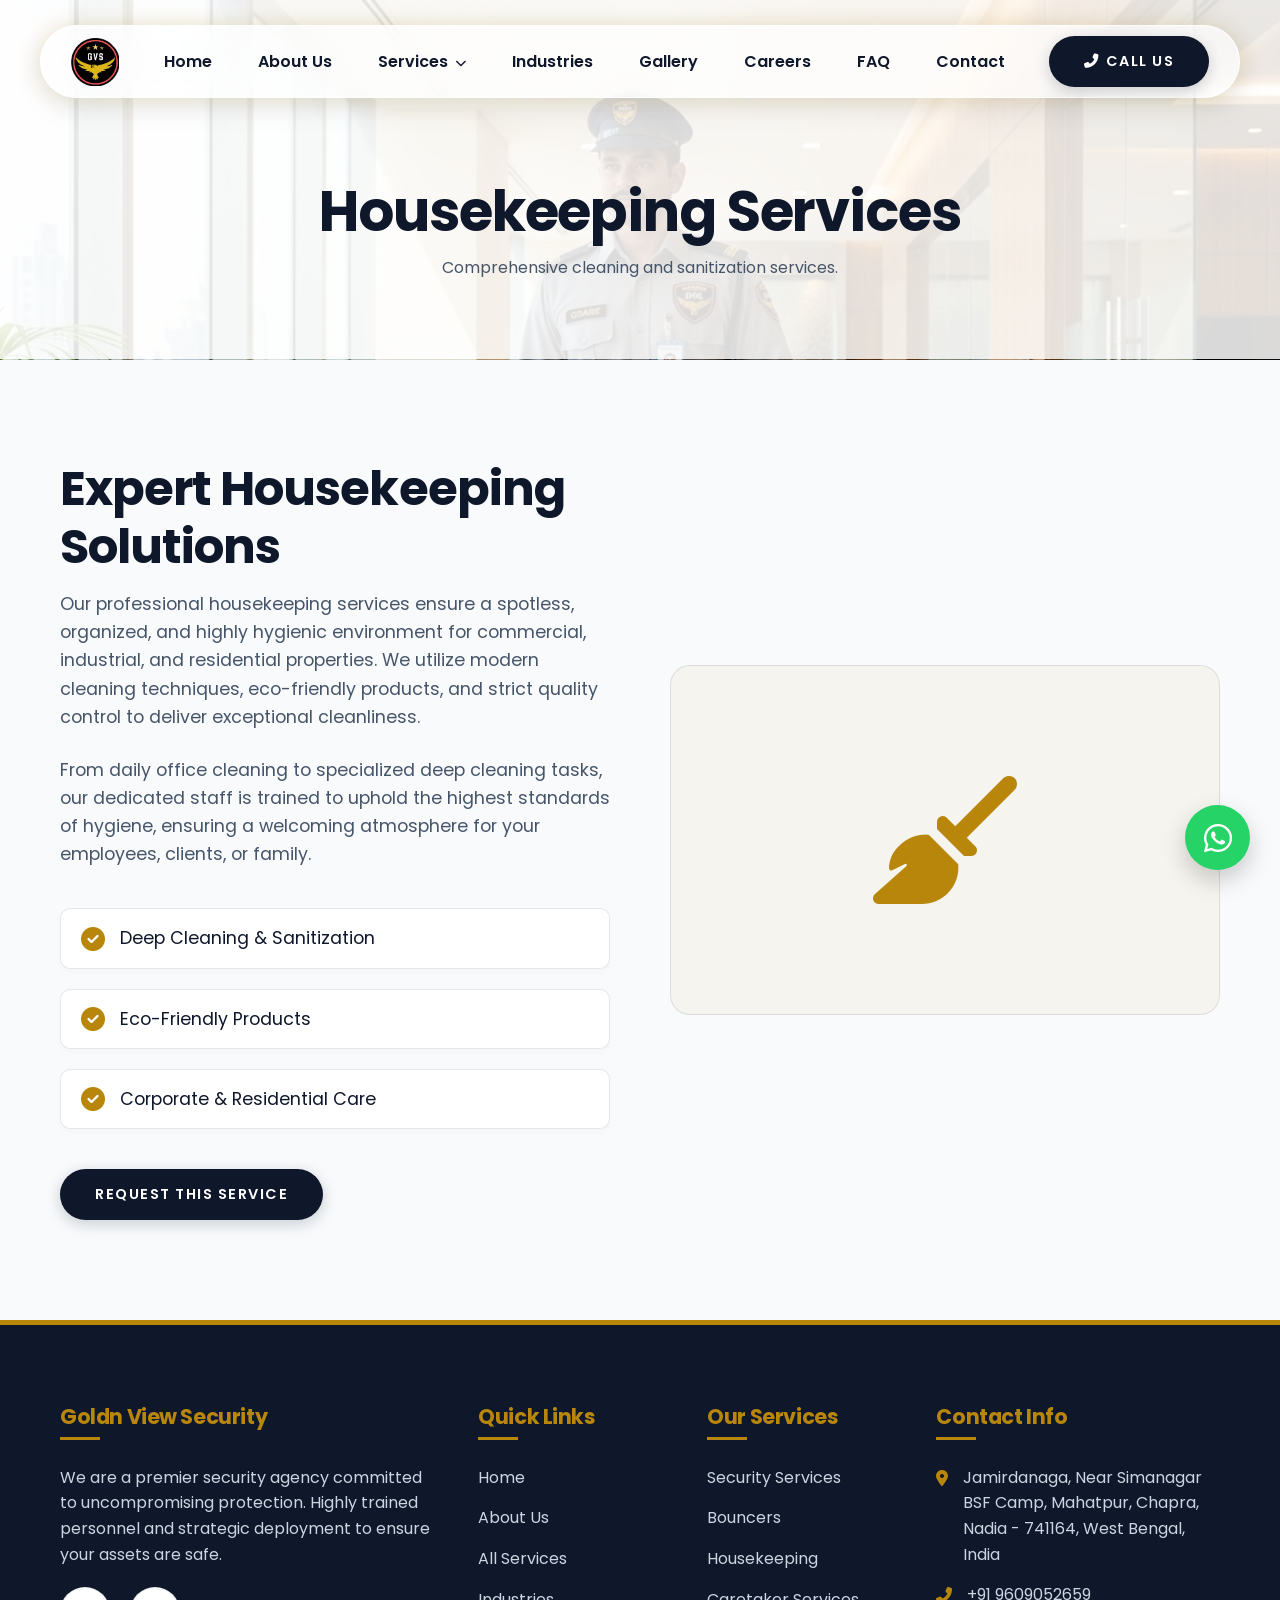
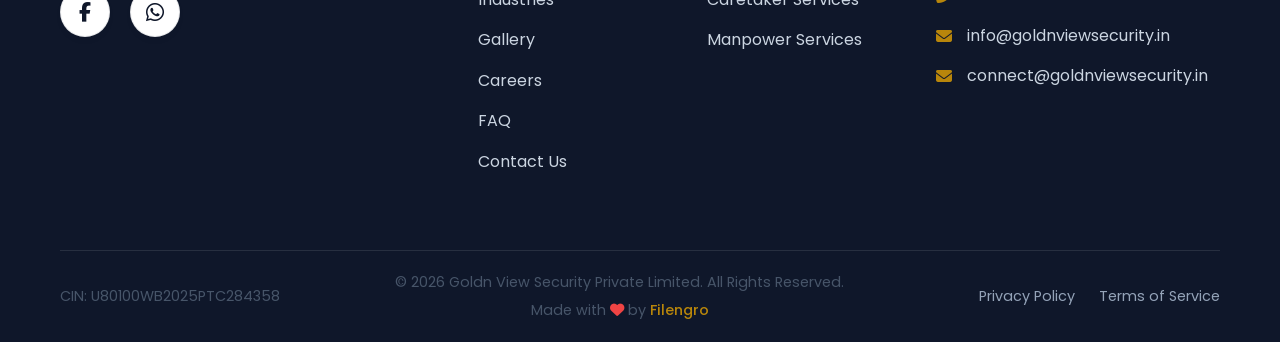
<file: housekeeping.html>
<!DOCTYPE html>
<html lang="en">
<head>
      <link rel="icon" type="image/png" sizes="48x48" href="/assets/favicon.png">
<link rel="apple-touch-icon" href="/assets/favicon.png">
<meta name="theme-color" content="#0A2342">
    <meta charset="UTF-8">
    <meta name="viewport" content="width=device-width, initial-scale=1.0">
    <title>Professional Housekeeping & Cleaning Services | Goldn View Security</title>
    <meta name="description" content="Expert housekeeping and deep cleaning solutions for commercial and residential properties. Eco-friendly products and certified hygiene standards.">
    
    <!-- Google Fonts -->
    <link rel="preconnect" href="https://fonts.googleapis.com">
    <link rel="preconnect" href="https://fonts.gstatic.com" crossorigin>
    <link href="https://fonts.googleapis.com/css2?family=Poppins:wght@300;400;500;600;700&display=swap" rel="stylesheet">
    
    <!-- FontAwesome Icons -->
    <link rel="stylesheet" href="https://cdnjs.cloudflare.com/ajax/libs/font-awesome/6.4.0/css/all.min.css">
    
    <!-- Custom CSS -->
    <link rel="stylesheet" href="style.css">
</head>
<body class="page-transition-enter">

    <!-- Navigation -->
    <nav class="navbar" id="navbar">
        <div class="container">
            <a href="index.html" class="logo">
                <img src="assets/logo.png" alt="Goldn View Security Logo" onerror="this.outerHTML='<span class=\'logo-text\'><span class=\'gold\'>Goldn View</span> Security</span>'">
            </a>
            <ul class="nav-links">
                <li><a href="index.html">Home</a></li>
                <li><a href="about.html">About Us</a></li>
                                <li class="dropdown">
                    <a href="services.html">Services <i class="fas fa-chevron-down" style="font-size: 0.7rem; margin-left: 3px;"></i></a>
                    <div class="dropdown-content">
                        <a href="security-services.html">Security Services</a>
                        <a href="bouncers.html">Bouncers</a>
                        <a href="housekeeping.html">Housekeeping</a>
                        <a href="caretaker-services.html">Caretaker Services</a>
                        <a href="manpower-services.html">Manpower Services</a>
                    </div>
                </li>
                <li><a href="industries.html">Industries</a></li>
                <li><a href="gallery.html">Gallery</a></li>
                <li><a href="careers.html">Careers</a></li>
                <li><a href="faq.html">FAQ</a></li>
                <li><a href="contact.html">Contact</a></li>
            </ul>
            <a href="tel:+919609052659" class="btn btn-primary nav-btn"><i class="fas fa-phone-alt" style="margin-right: 6px;"></i> Call Us</a>
            <div class="menu-toggle" id="mobile-menu">
                <i class="fas fa-bars"></i>
            </div>
        </div>
    </nav>

    <!-- Page Header -->
        <header class="page-header bg-services">
        <div class="container">
            <h1 class="fade-in-up">Housekeeping <span class="navy">Services</span></h1>
            <p class="fade-in-up delay-1">Comprehensive cleaning and sanitization services.</p>
        </div>
    </header>
    <section class="section about" style="padding-top: 50px;">
        <div class="container">
            <div class="about-content">
                <div class="about-text reveal active">
                    <h2>Expert <span class="navy">Housekeeping Solutions</span></h2>
                    <p>Our professional housekeeping services ensure a spotless, organized, and highly hygienic environment for commercial, industrial, and residential properties. We utilize modern cleaning techniques, eco-friendly products, and strict quality control to deliver exceptional cleanliness.</p><p>From daily office cleaning to specialized deep cleaning tasks, our dedicated staff is trained to uphold the highest standards of hygiene, ensuring a welcoming atmosphere for your employees, clients, or family.</p>
                    <ul class="about-list">
                        <li><i class="fas fa-check-circle navy"></i> Deep Cleaning & Sanitization</li>
                        <li><i class="fas fa-check-circle navy"></i> Eco-Friendly Products</li>
                        <li><i class="fas fa-check-circle navy"></i> Corporate & Residential Care</li>
                    </ul>
                    <div style="margin-top: 40px;">
                        <a href="contact.html" class="btn btn-primary">Request this Service</a>
                    </div>
                </div>
                <div class="about-image reveal delay-1 active" style="display: flex; align-items: center; justify-content: center; background: rgba(184, 134, 11, 0.05); border-radius: 20px; min-height: 350px; border: 1px solid var(--border-color);">
                    <i class="fas fa-broom" style="font-size: 8rem; color: var(--gold);"></i>
                </div>
            </div>
        </div>
    </section>

    <!-- Premium Footer -->
    <footer class="footer-premium">
        <div class="container">
            <div class="footer-top">
                <div class="footer-col footer-about">
                    <h4>Goldn View Security</h4>
                    <p>We are a premier security agency committed to uncompromising protection. Highly trained personnel and strategic deployment to ensure your assets are safe.</p>
                                        <div class="social-links" style="margin-top: 20px;">
                        <a href="https://www.facebook.com/profile.php?id=61589573786683" target="_blank" aria-label="Facebook"><i class="fab fa-facebook-f"></i></a>
                        <a href="https://wa.me/919609052659" target="_blank" aria-label="WhatsApp"><i class="fab fa-whatsapp" style="font-size: 1.3rem;"></i></a>
                    </div>
                </div>
                                                                <div class="footer-col footer-links">
                    <h4>Quick Links</h4>
                    <ul>
                        <li><a href="index.html">Home</a></li>
                        <li><a href="about.html">About Us</a></li>
                        <li><a href="services.html">All Services</a></li>
                        <li><a href="industries.html">Industries</a></li>
                        <li><a href="gallery.html">Gallery</a></li>
                        <li><a href="careers.html">Careers</a></li>
                        <li><a href="faq.html">FAQ</a></li>
                        <li><a href="contact.html">Contact Us</a></li>
                    </ul>
                </div>
                <div class="footer-col footer-links">
                    <h4>Our Services</h4>
                    <ul>
                        <li><a href="security-services.html">Security Services</a></li>
                        <li><a href="bouncers.html">Bouncers</a></li>
                        <li><a href="housekeeping.html">Housekeeping</a></li>
                        <li><a href="caretaker-services.html">Caretaker Services</a></li>
                        <li><a href="manpower-services.html">Manpower Services</a></li>
                    </ul>
                </div>
                <div class="footer-col footer-contact">
                    <h4>Contact Info</h4>
                    <ul>
                        <li><i class="fas fa-map-marker-alt"></i> Jamirdanaga, Near Simanagar BSF Camp, Mahatpur, Chapra, Nadia - 741164, West Bengal, India</li>
                        <li><i class="fas fa-phone-alt"></i> +91 9609052659</li>
                       <li><i class="fas fa-envelope"></i> info@goldnviewsecurity.in</li>
                       <li><i class="fas fa-envelope"></i> connect@goldnviewsecurity.in</li>
                    </ul>
                </div>
            </div>
            <div class="footer-bottom">
                <p class="compliance-text">CIN: U80100WB2025PTC284358</p>
                <div class="footer-copyright" style="text-align: center;">
                    <p>&copy; 2026 Goldn View Security Private Limited. All Rights Reserved.</p>
                    <p style="margin-top: 5px;">Made with <i class="fas fa-heart" style="color: #ef4444;"></i> by <a href="https://www.filengro.in/" target="_blank" style="color: var(--gold); font-weight: 500;">Filengro</a></p>
                </div>
                <div class="footer-legal">
                    <a href="privacy.html">Privacy Policy</a>
                    <a href="terms.html">Terms of Service</a>
                </div>
            </div>
        </div>
    </footer>
<script src="script.js"></script>
</body>
</html>
</file>
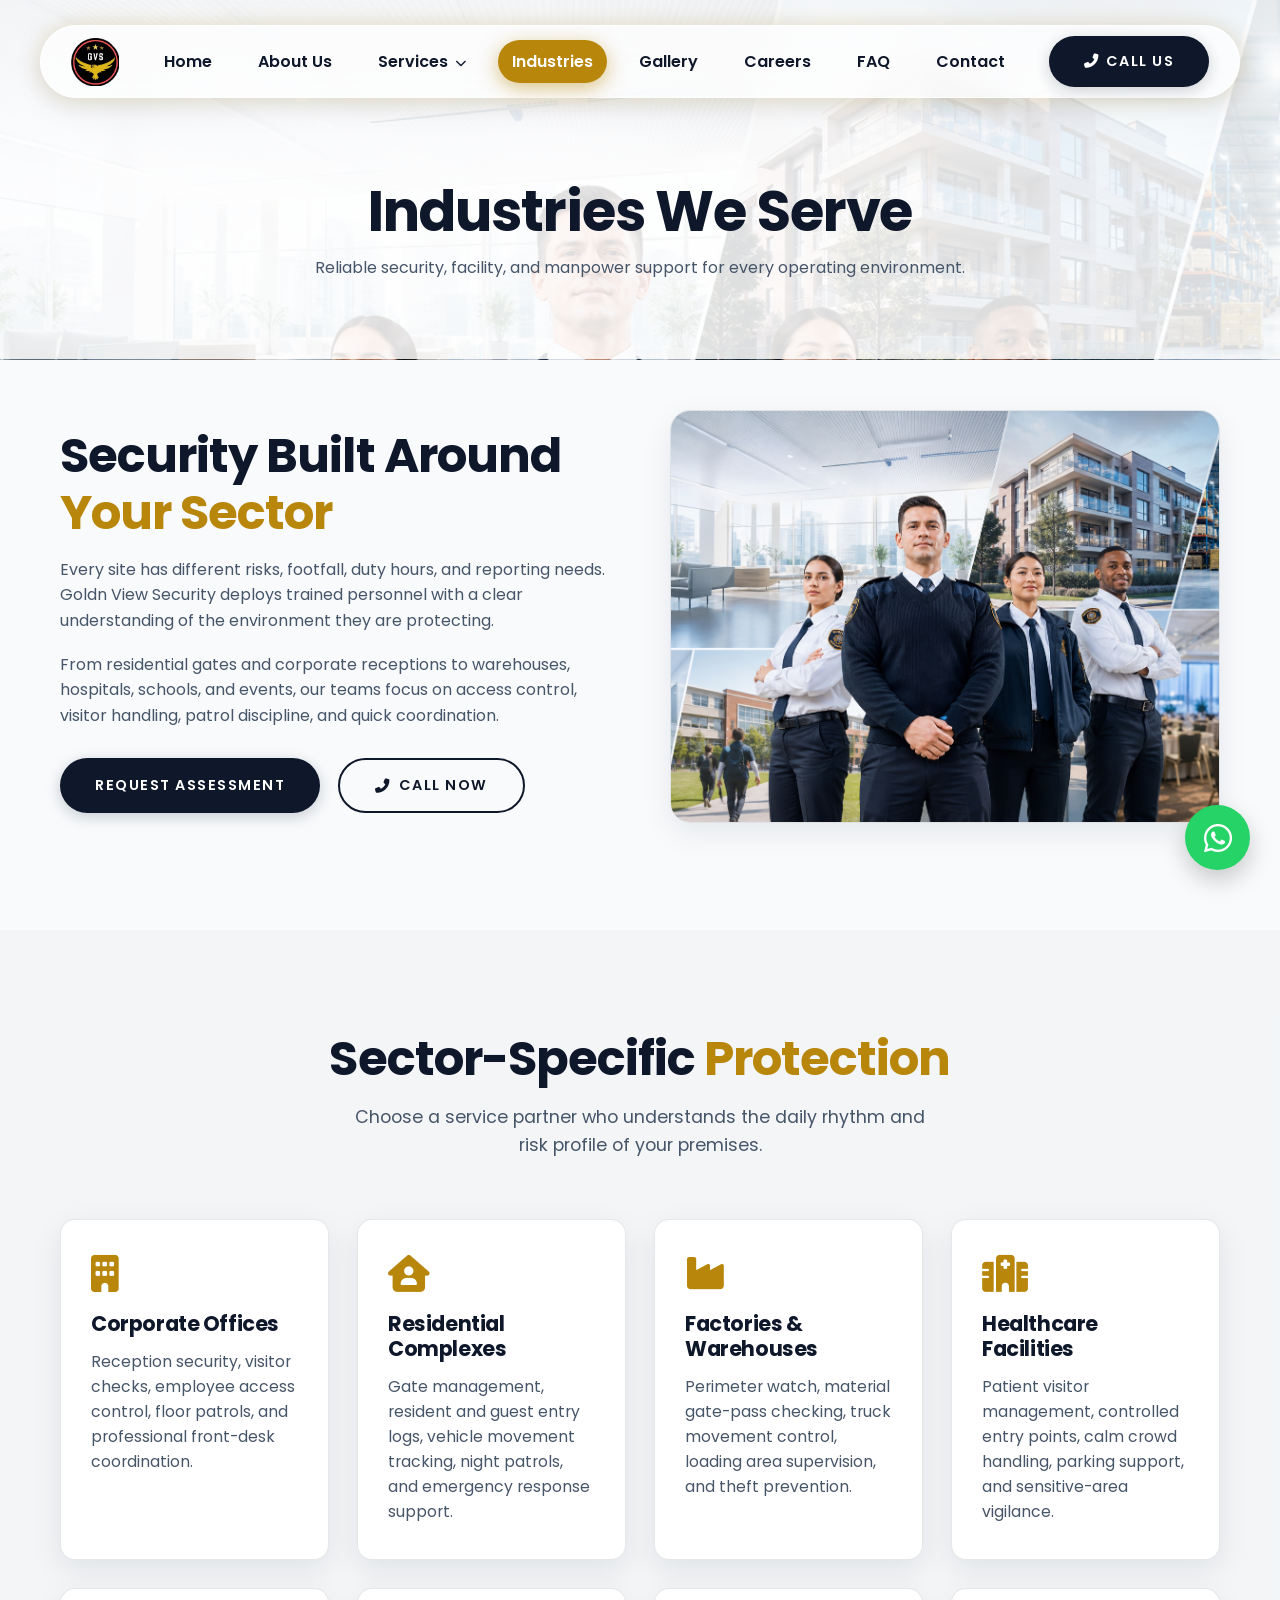
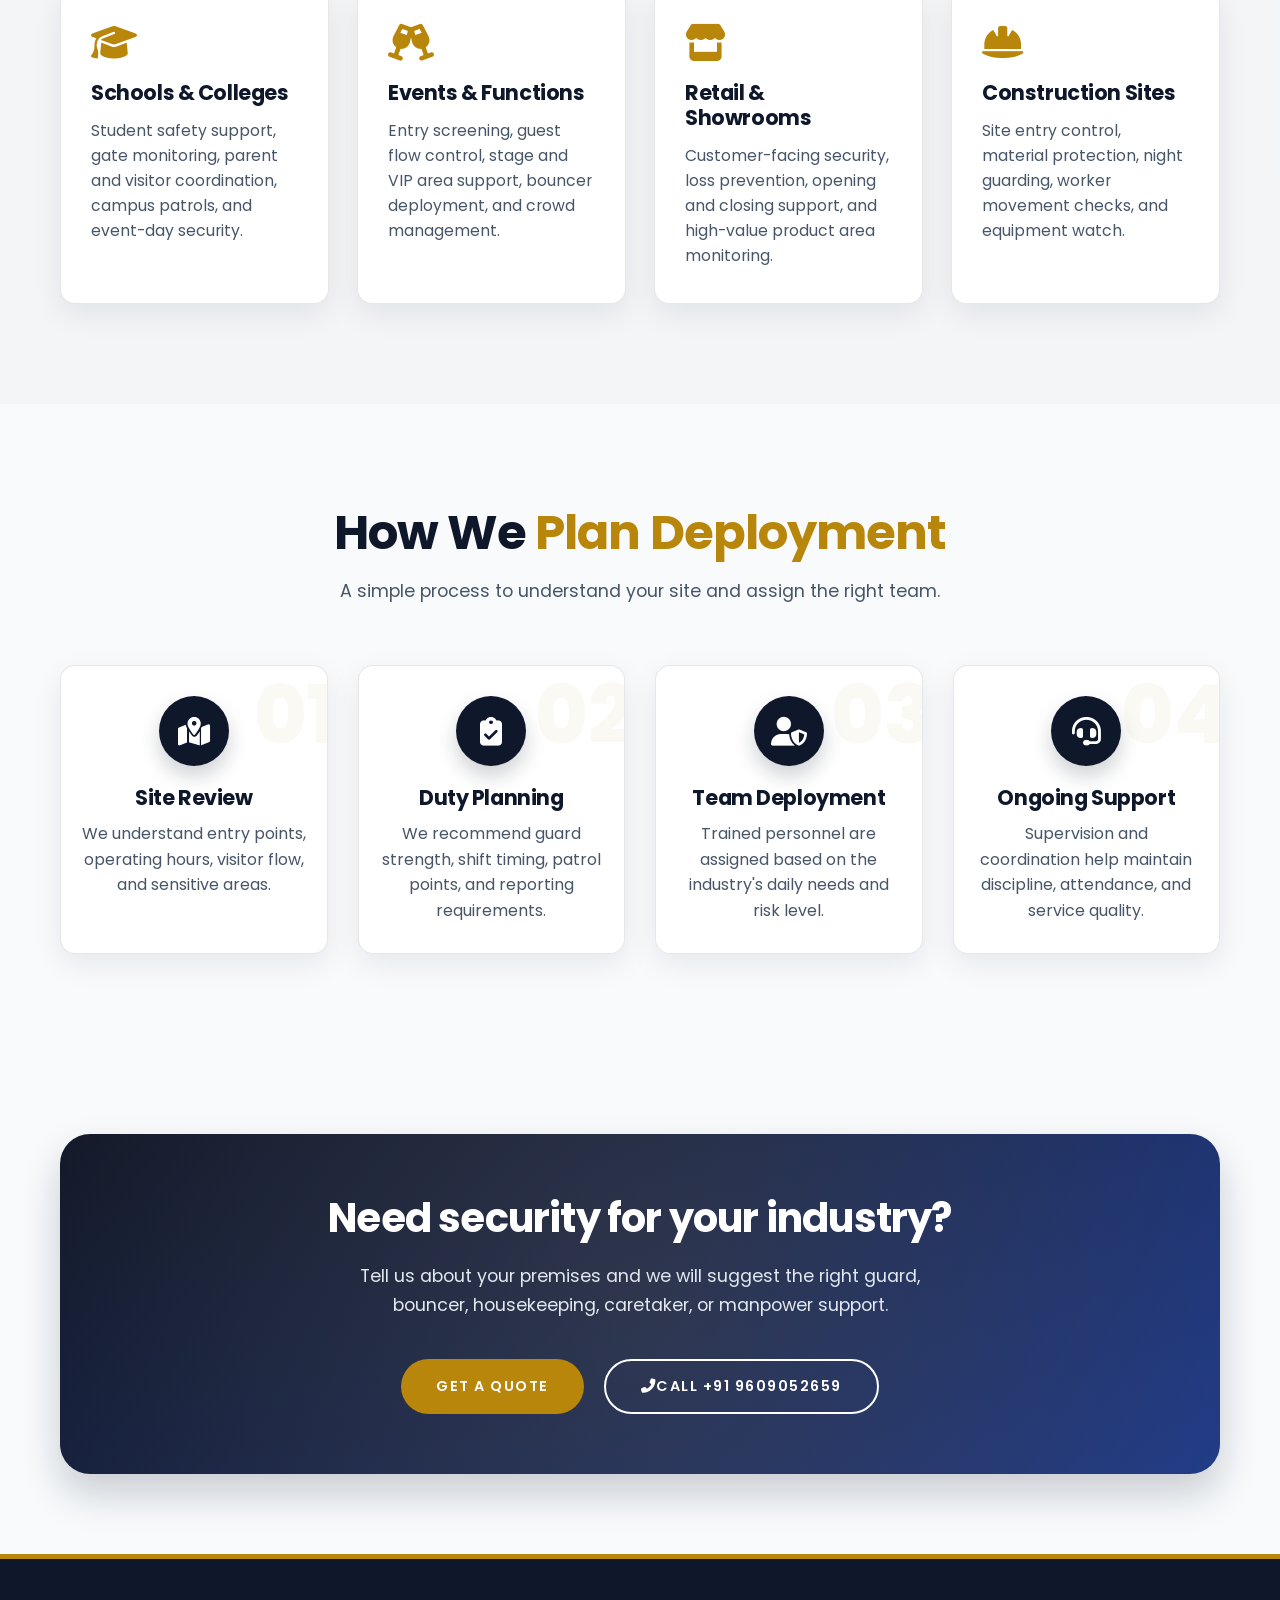
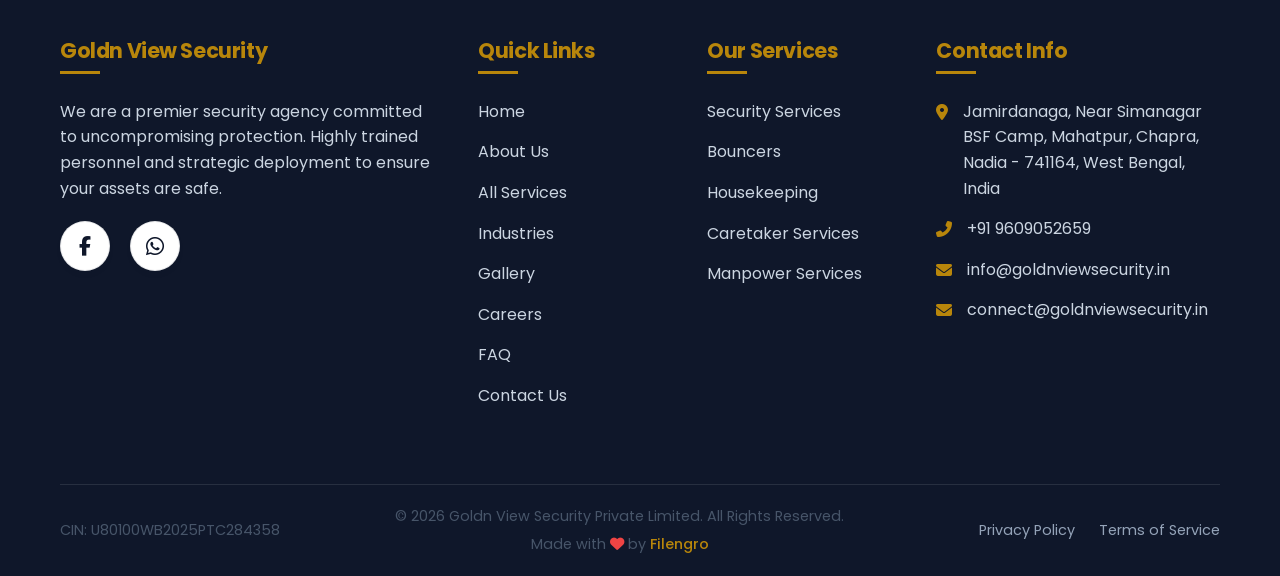
<file: industries.html>
<!DOCTYPE html>
<html lang="en">

<head>
      <link rel="icon" type="image/png" sizes="48x48" href="/assets/favicon.png">
<link rel="apple-touch-icon" href="/assets/favicon.png">
<meta name="theme-color" content="#0A2342">
    <meta charset="UTF-8">
    <meta name="viewport" content="width=device-width, initial-scale=1.0">
    <meta name="description"
        content="Goldn View Security serves corporate offices, residential complexes, industries, healthcare, education, events, retail, and construction sites.">
    <title>Industries We Serve | Goldn View Security</title>

    <link rel="preconnect" href="https://fonts.googleapis.com">
    <link rel="preconnect" href="https://fonts.gstatic.com" crossorigin>
    <link href="https://fonts.googleapis.com/css2?family=Poppins:wght@300;400;500;600;700&display=swap"
        rel="stylesheet">
    <link rel="stylesheet" href="https://cdnjs.cloudflare.com/ajax/libs/font-awesome/6.4.0/css/all.min.css">
    <link rel="stylesheet" href="style.css">
</head>

<body class="page-transition-enter">

    <!-- Navigation -->
    <nav class="navbar" id="navbar">
        <div class="container">
            <a href="index.html" class="logo">
                <img src="assets/logo.png" alt="Goldn View Security Logo"
                    onerror="this.outerHTML='<span class=\'logo-text\'><span class=\'gold\'>Goldn View</span> Security</span>'">
            </a>
            <ul class="nav-links">
                <li><a href="index.html">Home</a></li>
                <li><a href="about.html">About Us</a></li>
                <li class="dropdown">
                    <a href="services.html">Services <i class="fas fa-chevron-down" style="font-size: 0.7rem; margin-left: 3px;"></i></a>
                    <div class="dropdown-content">
                        <a href="security-services.html">Security Services</a>
                        <a href="bouncers.html">Bouncers</a>
                        <a href="housekeeping.html">Housekeeping</a>
                        <a href="caretaker-services.html">Caretaker Services</a>
                        <a href="manpower-services.html">Manpower Services</a>
                    </div>
                </li>
                <li><a href="industries.html" class="active">Industries</a></li>
                <li><a href="gallery.html">Gallery</a></li>
                <li><a href="careers.html">Careers</a></li>
                <li><a href="faq.html">FAQ</a></li>
                <li><a href="contact.html">Contact</a></li>
            </ul>
            <a href="tel:+919609052659" class="btn btn-primary nav-btn"><i class="fas fa-phone-alt" style="margin-right: 6px;"></i> Call Us</a>
            <div class="menu-toggle" id="mobile-menu">
                <i class="fas fa-bars"></i>
            </div>
        </div>
    </nav>

    <!-- Page Header -->
    <header class="page-header bg-industries">
        <div class="container">
            <h1 class="fade-in-up">Industries <span class="navy">We Serve</span></h1>
            <p class="fade-in-up delay-1">Reliable security, facility, and manpower support for every operating environment.</p>
        </div>
    </header>

    <!-- Industries Overview -->
    <section class="section" style="padding-top: 0;">
        <div class="container">
            <div class="industry-overview reveal">
                <div class="industry-overview-text">
                    <h2>Security Built Around <span class="gold">Your Sector</span></h2>
                    <p>Every site has different risks, footfall, duty hours, and reporting needs. Goldn View Security deploys trained personnel with a clear understanding of the environment they are protecting.</p>
                    <p>From residential gates and corporate receptions to warehouses, hospitals, schools, and events, our teams focus on access control, visitor handling, patrol discipline, and quick coordination.</p>
                    <div class="industry-overview-actions">
                        <a href="contact.html" class="btn btn-primary">Request Assessment</a>
                        <a href="tel:+919609052659" class="btn btn-secondary"><i class="fas fa-phone-alt" style="margin-right: 8px;"></i> Call Now</a>
                    </div>
                </div>
                <div class="industry-overview-image">
                    <img src="assets/industries_hero.png" alt="Security services for multiple industries" class="rounded-image">
                </div>
            </div>
        </div>
    </section>

    <!-- Industry Cards -->
    <section class="section bg-light">
        <div class="container">
            <div class="section-title reveal">
                <h2>Sector-Specific <span class="gold">Protection</span></h2>
                <p>Choose a service partner who understands the daily rhythm and risk profile of your premises.</p>
            </div>

            <div class="industry-detail-grid">
                <div class="industry-detail-card reveal" id="corporate">
                    <i class="fas fa-building"></i>
                    <h3>Corporate Offices</h3>
                    <p>Reception security, visitor checks, employee access control, floor patrols, and professional front-desk coordination.</p>
                </div>
                <div class="industry-detail-card reveal delay-1" id="residential">
                    <i class="fas fa-house-user"></i>
                    <h3>Residential Complexes</h3>
                    <p>Gate management, resident and guest entry logs, vehicle movement tracking, night patrols, and emergency response support.</p>
                </div>
                <div class="industry-detail-card reveal delay-2" id="industrial">
                    <i class="fas fa-industry"></i>
                    <h3>Factories & Warehouses</h3>
                    <p>Perimeter watch, material gate-pass checking, truck movement control, loading area supervision, and theft prevention.</p>
                </div>
                <div class="industry-detail-card reveal delay-3" id="healthcare">
                    <i class="fas fa-hospital"></i>
                    <h3>Healthcare Facilities</h3>
                    <p>Patient visitor management, controlled entry points, calm crowd handling, parking support, and sensitive-area vigilance.</p>
                </div>
                <div class="industry-detail-card reveal delay-1" id="education">
                    <i class="fas fa-graduation-cap"></i>
                    <h3>Schools & Colleges</h3>
                    <p>Student safety support, gate monitoring, parent and visitor coordination, campus patrols, and event-day security.</p>
                </div>
                <div class="industry-detail-card reveal delay-2" id="events">
                    <i class="fas fa-champagne-glasses"></i>
                    <h3>Events & Functions</h3>
                    <p>Entry screening, guest flow control, stage and VIP area support, bouncer deployment, and crowd management.</p>
                </div>
                <div class="industry-detail-card reveal delay-3">
                    <i class="fas fa-store"></i>
                    <h3>Retail & Showrooms</h3>
                    <p>Customer-facing security, loss prevention, opening and closing support, and high-value product area monitoring.</p>
                </div>
                <div class="industry-detail-card reveal delay-1">
                    <i class="fas fa-helmet-safety"></i>
                    <h3>Construction Sites</h3>
                    <p>Site entry control, material protection, night guarding, worker movement checks, and equipment watch.</p>
                </div>
            </div>
        </div>
    </section>

    <!-- Process Section -->
    <section class="section">
        <div class="container">
            <div class="section-title reveal">
                <h2>How We <span class="gold">Plan Deployment</span></h2>
                <p>A simple process to understand your site and assign the right team.</p>
            </div>

            <div class="process-grid">
                <div class="process-step reveal">
                    <div class="step-number">01</div>
                    <div class="step-icon"><i class="fas fa-map-location-dot"></i></div>
                    <h3>Site Review</h3>
                    <p>We understand entry points, operating hours, visitor flow, and sensitive areas.</p>
                </div>
                <div class="process-step reveal delay-1">
                    <div class="step-number">02</div>
                    <div class="step-icon"><i class="fas fa-clipboard-check"></i></div>
                    <h3>Duty Planning</h3>
                    <p>We recommend guard strength, shift timing, patrol points, and reporting requirements.</p>
                </div>
                <div class="process-step reveal delay-2">
                    <div class="step-number">03</div>
                    <div class="step-icon"><i class="fas fa-user-shield"></i></div>
                    <h3>Team Deployment</h3>
                    <p>Trained personnel are assigned based on the industry's daily needs and risk level.</p>
                </div>
                <div class="process-step reveal delay-3">
                    <div class="step-number">04</div>
                    <div class="step-icon"><i class="fas fa-headset"></i></div>
                    <h3>Ongoing Support</h3>
                    <p>Supervision and coordination help maintain discipline, attendance, and service quality.</p>
                </div>
            </div>
        </div>
    </section>

    <!-- CTA Section -->
    <section class="cta-section reveal">
        <div class="container">
            <div class="cta-box">
                <h2>Need security for your industry?</h2>
                <p>Tell us about your premises and we will suggest the right guard, bouncer, housekeeping, caretaker, or manpower support.</p>
                <div class="cta-buttons">
                    <a href="contact.html" class="btn btn-gold">Get a Quote</a>
                    <a href="tel:+919609052659" class="btn btn-secondary" style="border-color: #fff; color: #fff;"><i class="fas fa-phone-alt"></i> Call +91 9609052659</a>
                </div>
            </div>
        </div>
    </section>

    <!-- Premium Footer -->
    <footer class="footer-premium">
        <div class="container">
            <div class="footer-top">
                <div class="footer-col footer-about">
                    <h4>Goldn View Security</h4>
                    <p>We are a premier security agency committed to uncompromising protection. Highly trained
                        personnel and strategic deployment to ensure your assets are safe.</p>
                    <div class="social-links" style="margin-top: 20px;">
                        <a href="https://www.facebook.com/profile.php?id=61589573786683" target="_blank" aria-label="Facebook"><i class="fab fa-facebook-f"></i></a>
                        <a href="https://wa.me/919609052659" target="_blank" aria-label="WhatsApp"><i class="fab fa-whatsapp" style="font-size: 1.3rem;"></i></a>
                    </div>
                </div>
                <div class="footer-col footer-links">
                    <h4>Quick Links</h4>
                    <ul>
                        <li><a href="index.html">Home</a></li>
                        <li><a href="about.html">About Us</a></li>
                        <li><a href="services.html">All Services</a></li>
                        <li><a href="industries.html">Industries</a></li>
                        <li><a href="gallery.html">Gallery</a></li>
                        <li><a href="careers.html">Careers</a></li>
                        <li><a href="faq.html">FAQ</a></li>
                        <li><a href="contact.html">Contact Us</a></li>
                    </ul>
                </div>
                <div class="footer-col footer-links">
                    <h4>Our Services</h4>
                    <ul>
                        <li><a href="security-services.html">Security Services</a></li>
                        <li><a href="bouncers.html">Bouncers</a></li>
                        <li><a href="housekeeping.html">Housekeeping</a></li>
                        <li><a href="caretaker-services.html">Caretaker Services</a></li>
                        <li><a href="manpower-services.html">Manpower Services</a></li>
                    </ul>
                </div>
                <div class="footer-col footer-contact">
                    <h4>Contact Info</h4>
                    <ul>
                        <li><i class="fas fa-map-marker-alt"></i> Jamirdanaga, Near Simanagar BSF Camp,
                            Mahatpur, Chapra, Nadia - 741164, West Bengal, India</li>
                        <li><i class="fas fa-phone-alt"></i> +91 9609052659</li>
                       <li><i class="fas fa-envelope"></i> info@goldnviewsecurity.in</li>
                       <li><i class="fas fa-envelope"></i> connect@goldnviewsecurity.in</li>
                    </ul>
                </div>
            </div>
            <div class="footer-bottom">
                <p class="compliance-text">CIN: U80100WB2025PTC284358</p>
                <div class="footer-copyright" style="text-align: center;">
                    <p>&copy; 2026 Goldn View Security Private Limited. All Rights Reserved.</p>
                    <p style="margin-top: 5px;">Made with <i class="fas fa-heart" style="color: #ef4444;"></i> by <a href="https://www.filengro.in/" target="_blank" style="color: var(--gold); font-weight: 500;">Filengro</a></p>
                </div>
                <div class="footer-legal">
                    <a href="privacy.html">Privacy Policy</a>
                    <a href="terms.html">Terms of Service</a>
                </div>
            </div>
        </div>
    </footer>
<script src="script.js"></script>
</body>

</html>
</file>
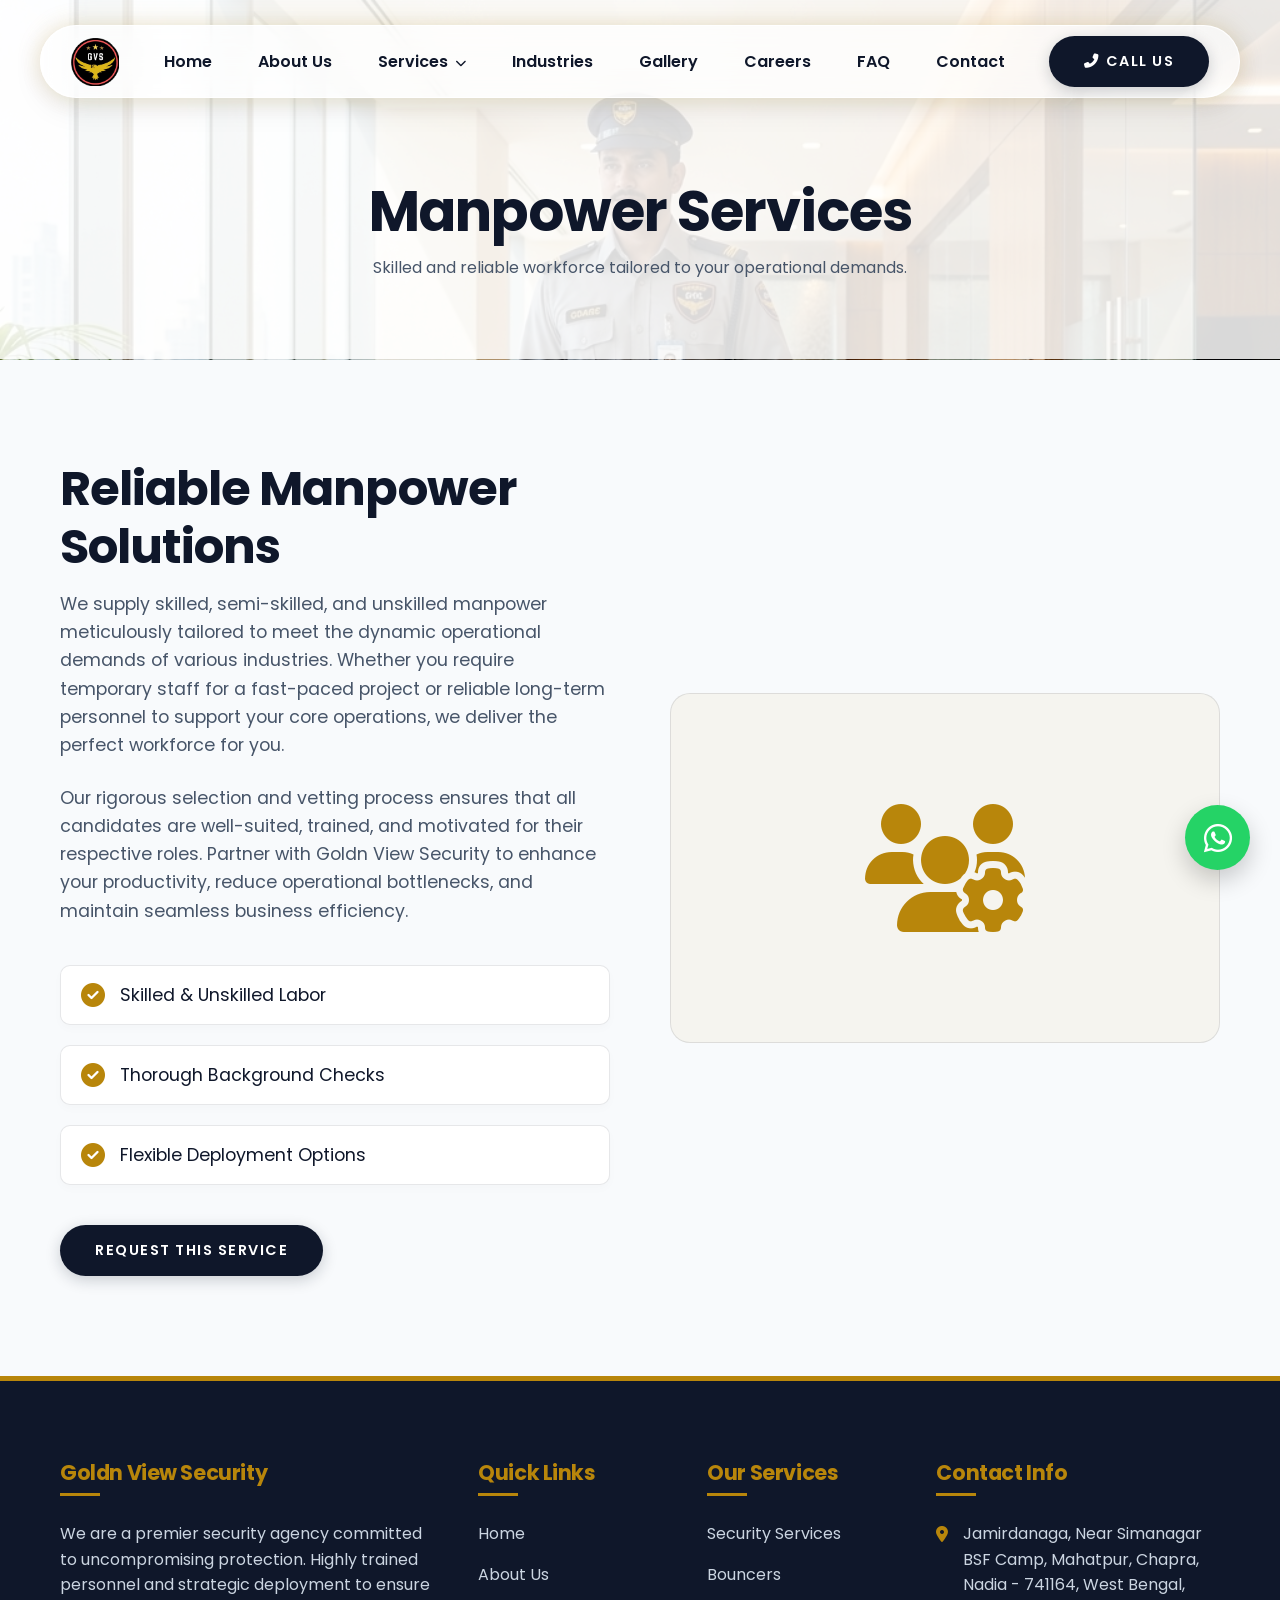
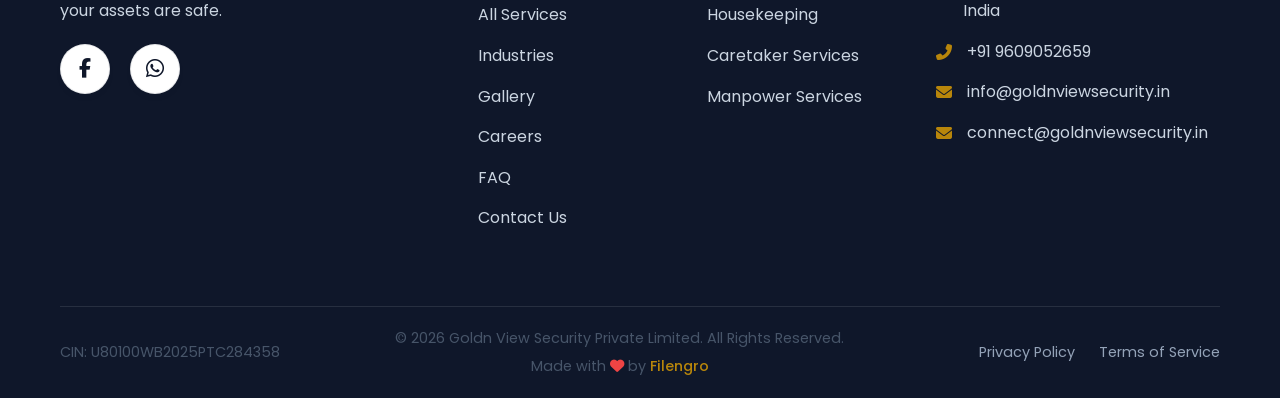
<file: manpower-services.html>
<!DOCTYPE html>
<html lang="en">
<head>
      <link rel="icon" type="image/png" sizes="48x48" href="/assets/favicon.png">
<link rel="apple-touch-icon" href="/assets/favicon.png">
<meta name="theme-color" content="#0A2342">
    <meta charset="UTF-8">
    <meta name="viewport" content="width=device-width, initial-scale=1.0">
    <title>Skilled Manpower Supply & Staffing Services | Goldn View Security</title>
    <meta name="description" content="We supply reliable skilled, semi-skilled, and unskilled manpower tailored to meet operational demands across various industries.">
    
    <!-- Google Fonts -->
    <link rel="preconnect" href="https://fonts.googleapis.com">
    <link rel="preconnect" href="https://fonts.gstatic.com" crossorigin>
    <link href="https://fonts.googleapis.com/css2?family=Poppins:wght@300;400;500;600;700&display=swap" rel="stylesheet">
    
    <!-- FontAwesome Icons -->
    <link rel="stylesheet" href="https://cdnjs.cloudflare.com/ajax/libs/font-awesome/6.4.0/css/all.min.css">
    
    <!-- Custom CSS -->
    <link rel="stylesheet" href="style.css">
</head>
<body class="page-transition-enter">

    <!-- Navigation -->
    <nav class="navbar" id="navbar">
        <div class="container">
            <a href="index.html" class="logo">
                <img src="assets/logo.png" alt="Goldn View Security Logo" onerror="this.outerHTML='<span class=\'logo-text\'><span class=\'gold\'>Goldn View</span> Security</span>'">
            </a>
            <ul class="nav-links">
                <li><a href="index.html">Home</a></li>
                <li><a href="about.html">About Us</a></li>
                                <li class="dropdown">
                    <a href="services.html">Services <i class="fas fa-chevron-down" style="font-size: 0.7rem; margin-left: 3px;"></i></a>
                    <div class="dropdown-content">
                        <a href="security-services.html">Security Services</a>
                        <a href="bouncers.html">Bouncers</a>
                        <a href="housekeeping.html">Housekeeping</a>
                        <a href="caretaker-services.html">Caretaker Services</a>
                        <a href="manpower-services.html">Manpower Services</a>
                    </div>
                </li>
                <li><a href="industries.html">Industries</a></li>
                <li><a href="gallery.html">Gallery</a></li>
                <li><a href="careers.html">Careers</a></li>
                <li><a href="faq.html">FAQ</a></li>
                <li><a href="contact.html">Contact</a></li>
            </ul>
            <a href="tel:+919609052659" class="btn btn-primary nav-btn"><i class="fas fa-phone-alt" style="margin-right: 6px;"></i> Call Us</a>
            <div class="menu-toggle" id="mobile-menu">
                <i class="fas fa-bars"></i>
            </div>
        </div>
    </nav>

    <!-- Page Header -->
        <header class="page-header bg-services">
        <div class="container">
            <h1 class="fade-in-up">Manpower <span class="navy">Services</span></h1>
            <p class="fade-in-up delay-1">Skilled and reliable workforce tailored to your operational demands.</p>
        </div>
    </header>
    <section class="section about" style="padding-top: 50px;">
        <div class="container">
            <div class="about-content">
                <div class="about-text reveal active">
                    <h2>Reliable <span class="navy">Manpower Solutions</span></h2>
                    <p>We supply skilled, semi-skilled, and unskilled manpower meticulously tailored to meet the dynamic operational demands of various industries. Whether you require temporary staff for a fast-paced project or reliable long-term personnel to support your core operations, we deliver the perfect workforce for you.</p><p>Our rigorous selection and vetting process ensures that all candidates are well-suited, trained, and motivated for their respective roles. Partner with Goldn View Security to enhance your productivity, reduce operational bottlenecks, and maintain seamless business efficiency.</p>
                    <ul class="about-list">
                        <li><i class="fas fa-check-circle navy"></i> Skilled & Unskilled Labor</li>
                        <li><i class="fas fa-check-circle navy"></i> Thorough Background Checks</li>
                        <li><i class="fas fa-check-circle navy"></i> Flexible Deployment Options</li>
                    </ul>
                    <div style="margin-top: 40px;">
                        <a href="contact.html" class="btn btn-primary">Request this Service</a>
                    </div>
                </div>
                <div class="about-image reveal delay-1 active" style="display: flex; align-items: center; justify-content: center; background: rgba(184, 134, 11, 0.05); border-radius: 20px; min-height: 350px; border: 1px solid var(--border-color);">
                    <i class="fas fa-users-cog" style="font-size: 8rem; color: var(--gold);"></i>
                </div>
            </div>
        </div>
    </section>

    <!-- Premium Footer -->
    <footer class="footer-premium">
        <div class="container">
            <div class="footer-top">
                <div class="footer-col footer-about">
                    <h4>Goldn View Security</h4>
                    <p>We are a premier security agency committed to uncompromising protection. Highly trained personnel and strategic deployment to ensure your assets are safe.</p>
                                        <div class="social-links" style="margin-top: 20px;">
                        <a href="https://www.facebook.com/profile.php?id=61589573786683" target="_blank" aria-label="Facebook"><i class="fab fa-facebook-f"></i></a>
                        <a href="https://wa.me/919609052659" target="_blank" aria-label="WhatsApp"><i class="fab fa-whatsapp" style="font-size: 1.3rem;"></i></a>
                    </div>
                </div>
                                                                <div class="footer-col footer-links">
                    <h4>Quick Links</h4>
                    <ul>
                        <li><a href="index.html">Home</a></li>
                        <li><a href="about.html">About Us</a></li>
                        <li><a href="services.html">All Services</a></li>
                        <li><a href="industries.html">Industries</a></li>
                        <li><a href="gallery.html">Gallery</a></li>
                        <li><a href="careers.html">Careers</a></li>
                        <li><a href="faq.html">FAQ</a></li>
                        <li><a href="contact.html">Contact Us</a></li>
                    </ul>
                </div>
                <div class="footer-col footer-links">
                    <h4>Our Services</h4>
                    <ul>
                        <li><a href="security-services.html">Security Services</a></li>
                        <li><a href="bouncers.html">Bouncers</a></li>
                        <li><a href="housekeeping.html">Housekeeping</a></li>
                        <li><a href="caretaker-services.html">Caretaker Services</a></li>
                        <li><a href="manpower-services.html">Manpower Services</a></li>
                    </ul>
                </div>
                <div class="footer-col footer-contact">
                    <h4>Contact Info</h4>
                    <ul>
                        <li><i class="fas fa-map-marker-alt"></i> Jamirdanaga, Near Simanagar BSF Camp, Mahatpur, Chapra, Nadia - 741164, West Bengal, India</li>
                        <li><i class="fas fa-phone-alt"></i> +91 9609052659</li>
                       <li><i class="fas fa-envelope"></i> info@goldnviewsecurity.in</li>
                      <li><i class="fas fa-envelope"></i> connect@goldnviewsecurity.in</li>
                    </ul>
                </div>
            </div>
            <div class="footer-bottom">
                <p class="compliance-text">CIN: U80100WB2025PTC284358</p>
                <div class="footer-copyright" style="text-align: center;">
                    <p>&copy; 2026 Goldn View Security Private Limited. All Rights Reserved.</p>
                    <p style="margin-top: 5px;">Made with <i class="fas fa-heart" style="color: #ef4444;"></i> by <a href="https://www.filengro.in/" target="_blank" style="color: var(--gold); font-weight: 500;">Filengro</a></p>
                </div>
                <div class="footer-legal">
                    <a href="privacy.html">Privacy Policy</a>
                    <a href="terms.html">Terms of Service</a>
                </div>
            </div>
        </div>
    </footer>
<script src="script.js"></script>
</body>
</html>
</file>
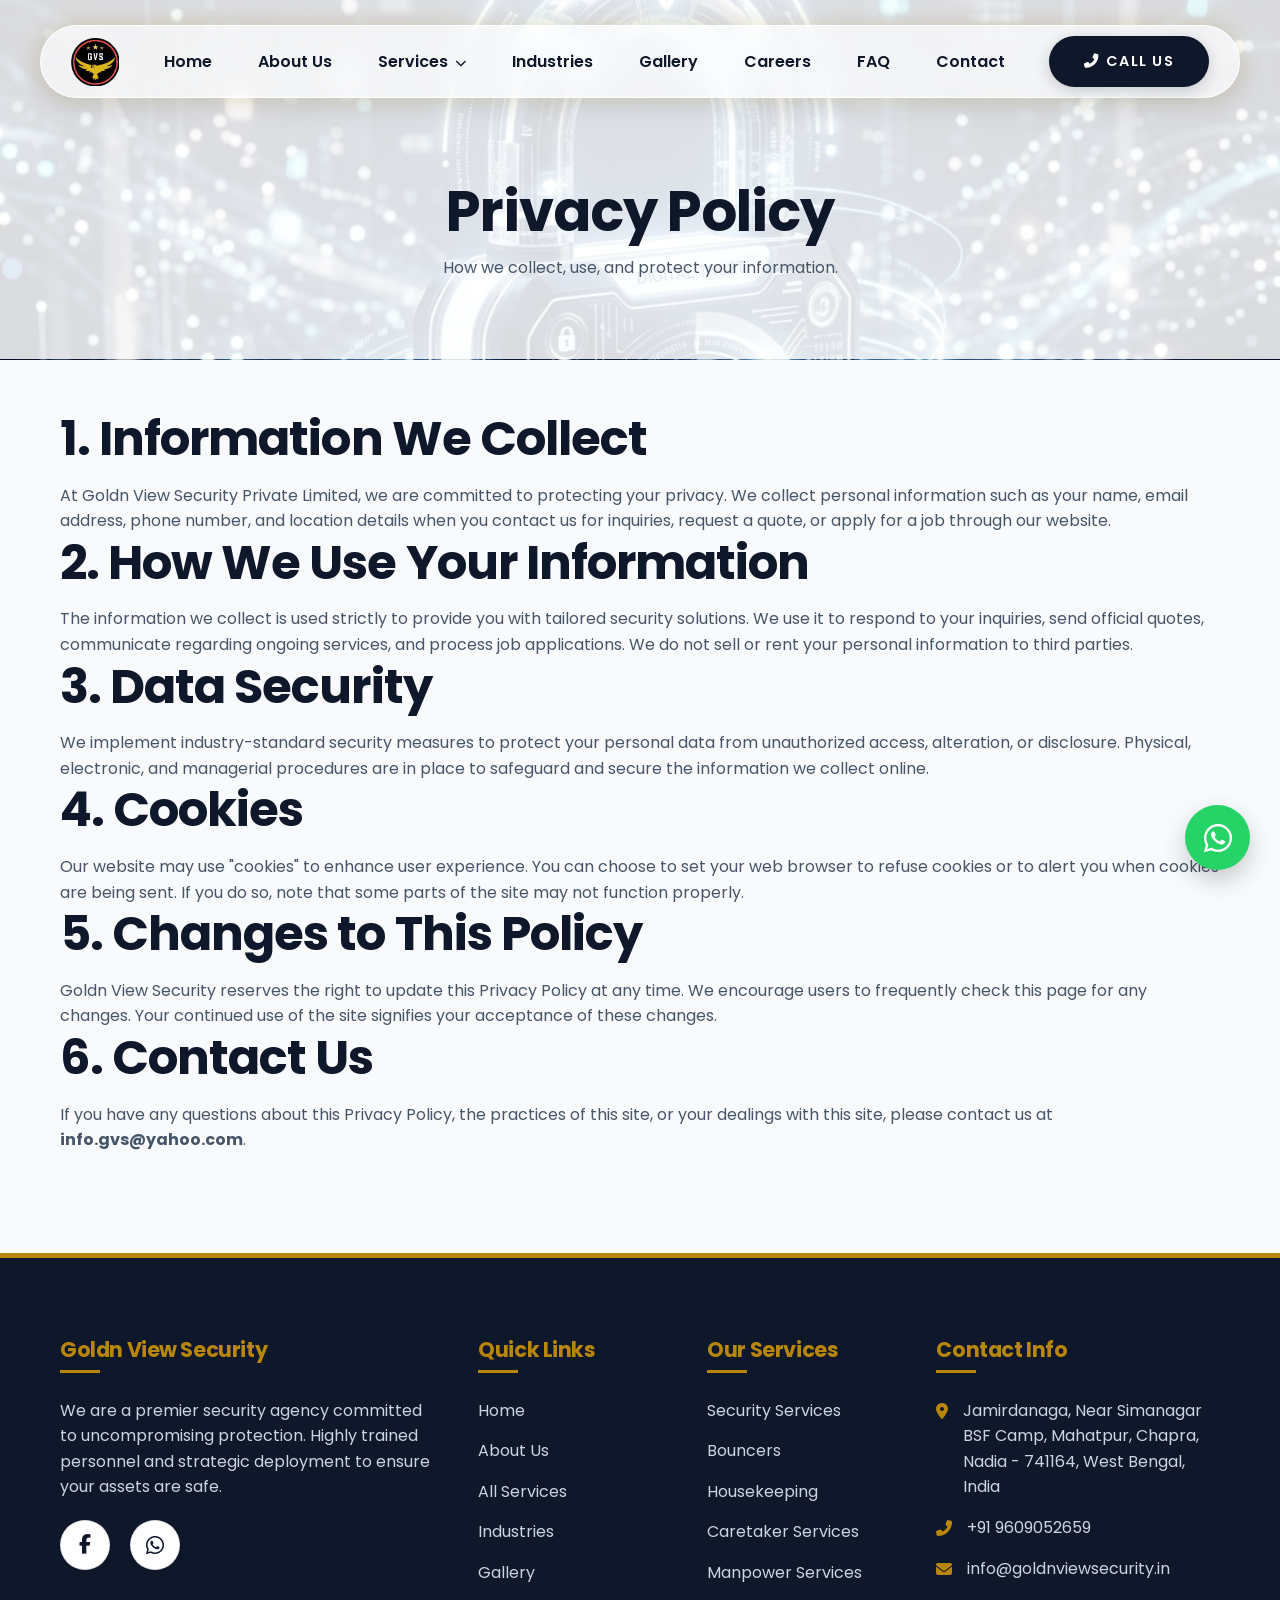
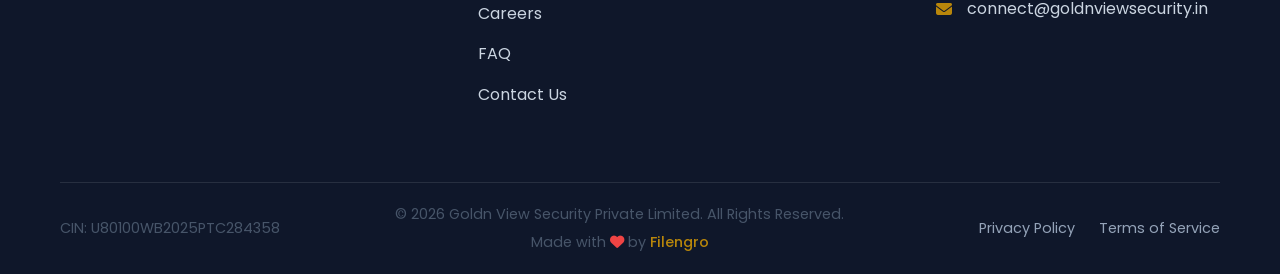
<file: privacy.html>
<!DOCTYPE html>
<html lang="en">
<head>
      <link rel="icon" type="image/png" sizes="48x48" href="/assets/favicon.png">
<link rel="apple-touch-icon" href="/assets/favicon.png">
<meta name="theme-color" content="#0A2342">
    <meta charset="UTF-8">
    <meta name="viewport" content="width=device-width, initial-scale=1.0">
    <title>Privacy Policy | Goldn View Security</title>
    
    <link rel="preconnect" href="https://fonts.googleapis.com">
    <link rel="preconnect" href="https://fonts.gstatic.com" crossorigin>
    <link href="https://fonts.googleapis.com/css2?family=Poppins:wght@300;400;500;600;700&display=swap" rel="stylesheet">
    <link rel="stylesheet" href="https://cdnjs.cloudflare.com/ajax/libs/font-awesome/6.4.0/css/all.min.css">
    <link rel="stylesheet" href="style.css">
</head>
<body class="page-transition-enter">

    <!-- Navigation -->
    <nav class="navbar" id="navbar">
        <div class="container">
            <a href="index.html" class="logo">
                <img src="assets/logo.png" alt="Goldn View Security Logo" onerror="this.outerHTML='<span class=\'logo-text\'><span class=\'gold\'>Goldn View</span> Security</span>'">
            </a>
            <ul class="nav-links">
                <li><a href="index.html">Home</a></li>
                <li><a href="about.html">About Us</a></li>
                                <li class="dropdown">
                    <a href="services.html">Services <i class="fas fa-chevron-down" style="font-size: 0.7rem; margin-left: 3px;"></i></a>
                    <div class="dropdown-content">
                        <a href="security-services.html">Security Services</a>
                        <a href="bouncers.html">Bouncers</a>
                        <a href="housekeeping.html">Housekeeping</a>
                        <a href="caretaker-services.html">Caretaker Services</a>
                        <a href="manpower-services.html">Manpower Services</a>
                    </div>
                </li>
                <li><a href="industries.html">Industries</a></li>
                <li><a href="gallery.html">Gallery</a></li>
                <li><a href="careers.html">Careers</a></li>
                <li><a href="faq.html">FAQ</a></li>
                <li><a href="contact.html">Contact</a></li>
            </ul>
            <a href="tel:+919609052659" class="btn btn-primary nav-btn"><i class="fas fa-phone-alt" style="margin-right: 6px;"></i> Call Us</a>
            <div class="menu-toggle" id="mobile-menu">
                <i class="fas fa-bars"></i>
            </div>
        </div>
    </nav>

    <!-- Page Header -->
    <header class="page-header bg-legal">
        <div class="container">
            <h1 class="fade-in-up">Privacy <span class="navy">Policy</span></h1>
            <p class="fade-in-up delay-1">How we collect, use, and protect your information.</p>
        </div>
    </header>

    <!-- Content Section -->
    <section class="section" style="padding-top: 0;">
        <div class="container">
            <div class="legal-content">
                <h2>1. Information We Collect</h2>
                <p>At Goldn View Security Private Limited, we are committed to protecting your privacy. We collect personal information such as your name, email address, phone number, and location details when you contact us for inquiries, request a quote, or apply for a job through our website.</p>
                
                <h2>2. How We Use Your Information</h2>
                <p>The information we collect is used strictly to provide you with tailored security solutions. We use it to respond to your inquiries, send official quotes, communicate regarding ongoing services, and process job applications. We do not sell or rent your personal information to third parties.</p>

                <h2>3. Data Security</h2>
                <p>We implement industry-standard security measures to protect your personal data from unauthorized access, alteration, or disclosure. Physical, electronic, and managerial procedures are in place to safeguard and secure the information we collect online.</p>

                <h2>4. Cookies</h2>
                <p>Our website may use "cookies" to enhance user experience. You can choose to set your web browser to refuse cookies or to alert you when cookies are being sent. If you do so, note that some parts of the site may not function properly.</p>

                <h2>5. Changes to This Policy</h2>
                <p>Goldn View Security reserves the right to update this Privacy Policy at any time. We encourage users to frequently check this page for any changes. Your continued use of the site signifies your acceptance of these changes.</p>

                <h2>6. Contact Us</h2>
                <p>If you have any questions about this Privacy Policy, the practices of this site, or your dealings with this site, please contact us at <strong>info.gvs@yahoo.com</strong>.</p>
            </div>
        </div>
    </section>

    <!-- Premium Footer -->
    <footer class="footer-premium">
        <div class="container">
            <div class="footer-top">
                <div class="footer-col footer-about">
                    <h4>Goldn View Security</h4>
                    <p>We are a premier security agency committed to uncompromising protection. Highly trained personnel and strategic deployment to ensure your assets are safe.</p>
                                        <div class="social-links" style="margin-top: 20px;">
                        <a href="https://www.facebook.com/profile.php?id=61589573786683" target="_blank" aria-label="Facebook"><i class="fab fa-facebook-f"></i></a>
                        <a href="https://wa.me/919609052659" target="_blank" aria-label="WhatsApp"><i class="fab fa-whatsapp" style="font-size: 1.3rem;"></i></a>
                    </div>
                </div>
                                                                <div class="footer-col footer-links">
                    <h4>Quick Links</h4>
                    <ul>
                        <li><a href="index.html">Home</a></li>
                        <li><a href="about.html">About Us</a></li>
                        <li><a href="services.html">All Services</a></li>
                        <li><a href="industries.html">Industries</a></li>
                        <li><a href="gallery.html">Gallery</a></li>
                        <li><a href="careers.html">Careers</a></li>
                        <li><a href="faq.html">FAQ</a></li>
                        <li><a href="contact.html">Contact Us</a></li>
                    </ul>
                </div>
                <div class="footer-col footer-links">
                    <h4>Our Services</h4>
                    <ul>
                        <li><a href="security-services.html">Security Services</a></li>
                        <li><a href="bouncers.html">Bouncers</a></li>
                        <li><a href="housekeeping.html">Housekeeping</a></li>
                        <li><a href="caretaker-services.html">Caretaker Services</a></li>
                        <li><a href="manpower-services.html">Manpower Services</a></li>
                    </ul>
                </div>
                <div class="footer-col footer-contact">
                    <h4>Contact Info</h4>
                    <ul>
                        <li><i class="fas fa-map-marker-alt"></i> Jamirdanaga, Near Simanagar BSF Camp, Mahatpur, Chapra, Nadia - 741164, West Bengal, India</li>
                        <li><i class="fas fa-phone-alt"></i> +91 9609052659</li>
                        <li><i class="fas fa-envelope"></i> info@goldnviewsecurity.in</li>
                        <li><i class="fas fa-envelope"></i> connect@goldnviewsecurity.in</li>
                    </ul>
                </div>
            </div>
            <div class="footer-bottom">
                <p class="compliance-text">CIN: U80100WB2025PTC284358</p>
                <div class="footer-copyright" style="text-align: center;">
                    <p>&copy; 2026 Goldn View Security Private Limited. All Rights Reserved.</p>
                    <p style="margin-top: 5px;">Made with <i class="fas fa-heart" style="color: #ef4444;"></i> by <a href="https://www.filengro.in/" target="_blank" style="color: var(--gold); font-weight: 500;">Filengro</a></p>
                </div>
                <div class="footer-legal">
                    <a href="privacy.html">Privacy Policy</a>
                    <a href="terms.html">Terms of Service</a>
                </div>
            </div>
        </div>
    </footer>

    <script src="script.js"></script>
</body>
</html>
</file>
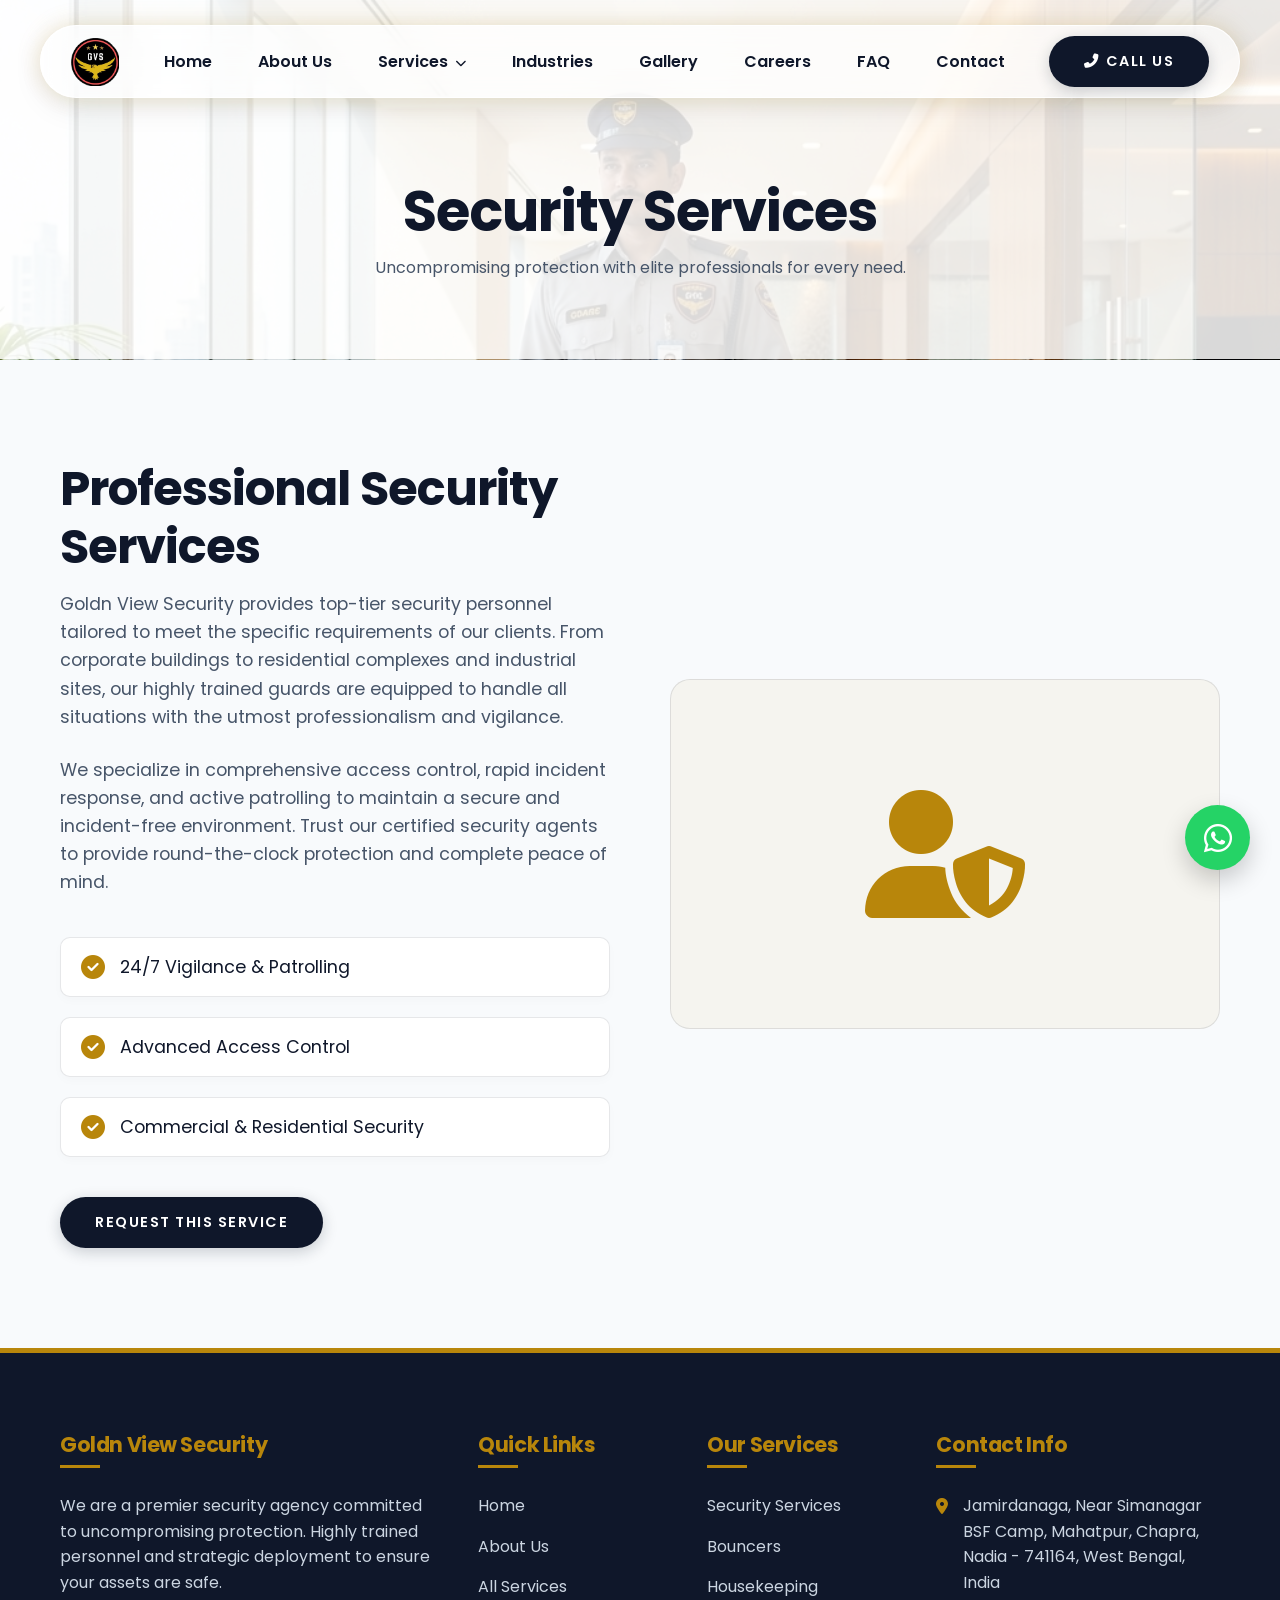
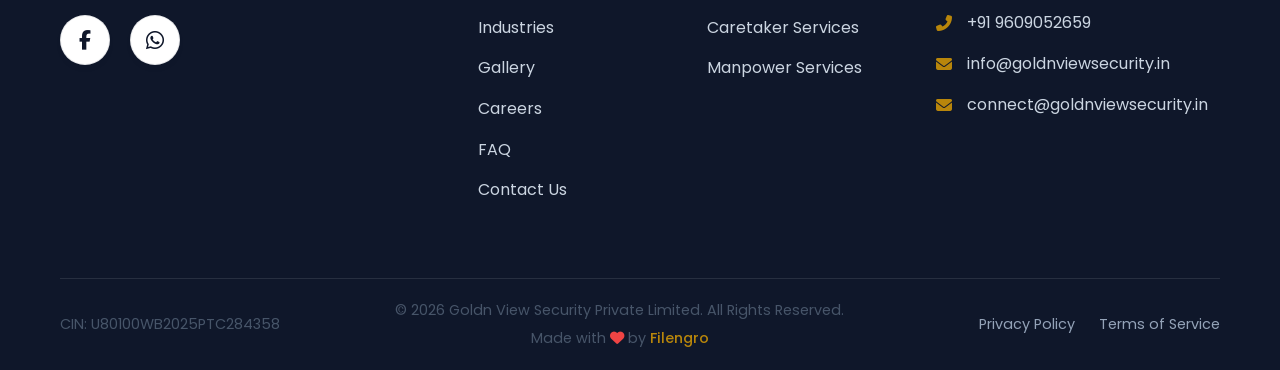
<file: security-services.html>
<!DOCTYPE html>
<html lang="en">
<head>
      <link rel="icon" type="image/png" sizes="48x48" href="/assets/favicon.png">
<link rel="apple-touch-icon" href="/assets/favicon.png">
<meta name="theme-color" content="#0A2342">
    <meta charset="UTF-8">
    <meta name="viewport" content="width=device-width, initial-scale=1.0">
    <title>Security Services in West Bengal | Guarding & Patrolling | Goldn View Security</title>
    <meta name="description" content="Goldn View Security provides professional security services, access control, and 24/7 patrolling for commercial and residential properties across West Bengal.">
    
    <!-- Google Fonts -->
    <link rel="preconnect" href="https://fonts.googleapis.com">
    <link rel="preconnect" href="https://fonts.gstatic.com" crossorigin>
    <link href="https://fonts.googleapis.com/css2?family=Poppins:wght@300;400;500;600;700&display=swap" rel="stylesheet">
    
    <!-- FontAwesome Icons -->
    <link rel="stylesheet" href="https://cdnjs.cloudflare.com/ajax/libs/font-awesome/6.4.0/css/all.min.css">
    
    <!-- Custom CSS -->
    <link rel="stylesheet" href="style.css">
</head>
<body class="page-transition-enter">

    <!-- Navigation -->
    <nav class="navbar" id="navbar">
        <div class="container">
            <a href="index.html" class="logo">
                <img src="assets/logo.png" alt="Goldn View Security Logo" onerror="this.outerHTML='<span class=\'logo-text\'><span class=\'gold\'>Goldn View</span> Security</span>'">
            </a>
            <ul class="nav-links">
                <li><a href="index.html">Home</a></li>
                <li><a href="about.html">About Us</a></li>
                                <li class="dropdown">
                    <a href="services.html">Services <i class="fas fa-chevron-down" style="font-size: 0.7rem; margin-left: 3px;"></i></a>
                    <div class="dropdown-content">
                        <a href="security-services.html">Security Services</a>
                        <a href="bouncers.html">Bouncers</a>
                        <a href="housekeeping.html">Housekeeping</a>
                        <a href="caretaker-services.html">Caretaker Services</a>
                        <a href="manpower-services.html">Manpower Services</a>
                    </div>
                </li>
                <li><a href="industries.html">Industries</a></li>
                <li><a href="gallery.html">Gallery</a></li>
                <li><a href="careers.html">Careers</a></li>
                <li><a href="faq.html">FAQ</a></li>
                <li><a href="contact.html">Contact</a></li>
            </ul>
            <a href="tel:+919609052659" class="btn btn-primary nav-btn"><i class="fas fa-phone-alt" style="margin-right: 6px;"></i> Call Us</a>
            <div class="menu-toggle" id="mobile-menu">
                <i class="fas fa-bars"></i>
            </div>
        </div>
    </nav>

    <!-- Page Header -->
        <header class="page-header bg-services">
        <div class="container">
            <h1 class="fade-in-up">Security <span class="navy">Services</span></h1>
            <p class="fade-in-up delay-1">Uncompromising protection with elite professionals for every need.</p>
        </div>
    </header>
    <section class="section about" style="padding-top: 50px;">
        <div class="container">
            <div class="about-content">
                <div class="about-text reveal active">
                    <h2>Professional <span class="navy">Security Services</span></h2>
                    <p>Goldn View Security provides top-tier security personnel tailored to meet the specific requirements of our clients. From corporate buildings to residential complexes and industrial sites, our highly trained guards are equipped to handle all situations with the utmost professionalism and vigilance.</p><p>We specialize in comprehensive access control, rapid incident response, and active patrolling to maintain a secure and incident-free environment. Trust our certified security agents to provide round-the-clock protection and complete peace of mind.</p>
                    <ul class="about-list">
                        <li><i class="fas fa-check-circle navy"></i> 24/7 Vigilance & Patrolling</li>
                        <li><i class="fas fa-check-circle navy"></i> Advanced Access Control</li>
                        <li><i class="fas fa-check-circle navy"></i> Commercial & Residential Security</li>
                    </ul>
                    <div style="margin-top: 40px;">
                        <a href="contact.html" class="btn btn-primary">Request this Service</a>
                    </div>
                </div>
                <div class="about-image reveal delay-1 active" style="display: flex; align-items: center; justify-content: center; background: rgba(184, 134, 11, 0.05); border-radius: 20px; min-height: 350px; border: 1px solid var(--border-color);">
                    <i class="fas fa-user-shield" style="font-size: 8rem; color: var(--gold);"></i>
                </div>
            </div>
        </div>
    </section>

    <!-- Premium Footer -->
    <footer class="footer-premium">
        <div class="container">
            <div class="footer-top">
                <div class="footer-col footer-about">
                    <h4>Goldn View Security</h4>
                    <p>We are a premier security agency committed to uncompromising protection. Highly trained personnel and strategic deployment to ensure your assets are safe.</p>
                                        <div class="social-links" style="margin-top: 20px;">
                        <a href="https://www.facebook.com/profile.php?id=61589573786683" target="_blank" aria-label="Facebook"><i class="fab fa-facebook-f"></i></a>
                        <a href="https://wa.me/919609052659" target="_blank" aria-label="WhatsApp"><i class="fab fa-whatsapp" style="font-size: 1.3rem;"></i></a>
                    </div>
                </div>
                                                                <div class="footer-col footer-links">
                    <h4>Quick Links</h4>
                    <ul>
                        <li><a href="index.html">Home</a></li>
                        <li><a href="about.html">About Us</a></li>
                        <li><a href="services.html">All Services</a></li>
                        <li><a href="industries.html">Industries</a></li>
                        <li><a href="gallery.html">Gallery</a></li>
                        <li><a href="careers.html">Careers</a></li>
                        <li><a href="faq.html">FAQ</a></li>
                        <li><a href="contact.html">Contact Us</a></li>
                    </ul>
                </div>
                <div class="footer-col footer-links">
                    <h4>Our Services</h4>
                    <ul>
                        <li><a href="security-services.html">Security Services</a></li>
                        <li><a href="bouncers.html">Bouncers</a></li>
                        <li><a href="housekeeping.html">Housekeeping</a></li>
                        <li><a href="caretaker-services.html">Caretaker Services</a></li>
                        <li><a href="manpower-services.html">Manpower Services</a></li>
                    </ul>
                </div>
                <div class="footer-col footer-contact">
                    <h4>Contact Info</h4>
                    <ul>
                        <li><i class="fas fa-map-marker-alt"></i> Jamirdanaga, Near Simanagar BSF Camp, Mahatpur, Chapra, Nadia - 741164, West Bengal, India</li>
                        <li><i class="fas fa-phone-alt"></i> +91 9609052659</li>
                        <li><i class="fas fa-envelope"></i> info@goldnviewsecurity.in</li>
                        <li><i class="fas fa-envelope"></i> connect@goldnviewsecurity.in</li>
                    </ul>
                </div>
            </div>
            <div class="footer-bottom">
                <p class="compliance-text">CIN: U80100WB2025PTC284358</p>
                <div class="footer-copyright" style="text-align: center;">
                    <p>&copy; 2026 Goldn View Security Private Limited. All Rights Reserved.</p>
                    <p style="margin-top: 5px;">Made with <i class="fas fa-heart" style="color: #ef4444;"></i> by <a href="https://www.filengro.in/" target="_blank" style="color: var(--gold); font-weight: 500;">Filengro</a></p>
                </div>
                <div class="footer-legal">
                    <a href="privacy.html">Privacy Policy</a>
                    <a href="terms.html">Terms of Service</a>
                </div>
            </div>
        </div>
    </footer>
<script src="script.js"></script>
</body>
</html>
</file>
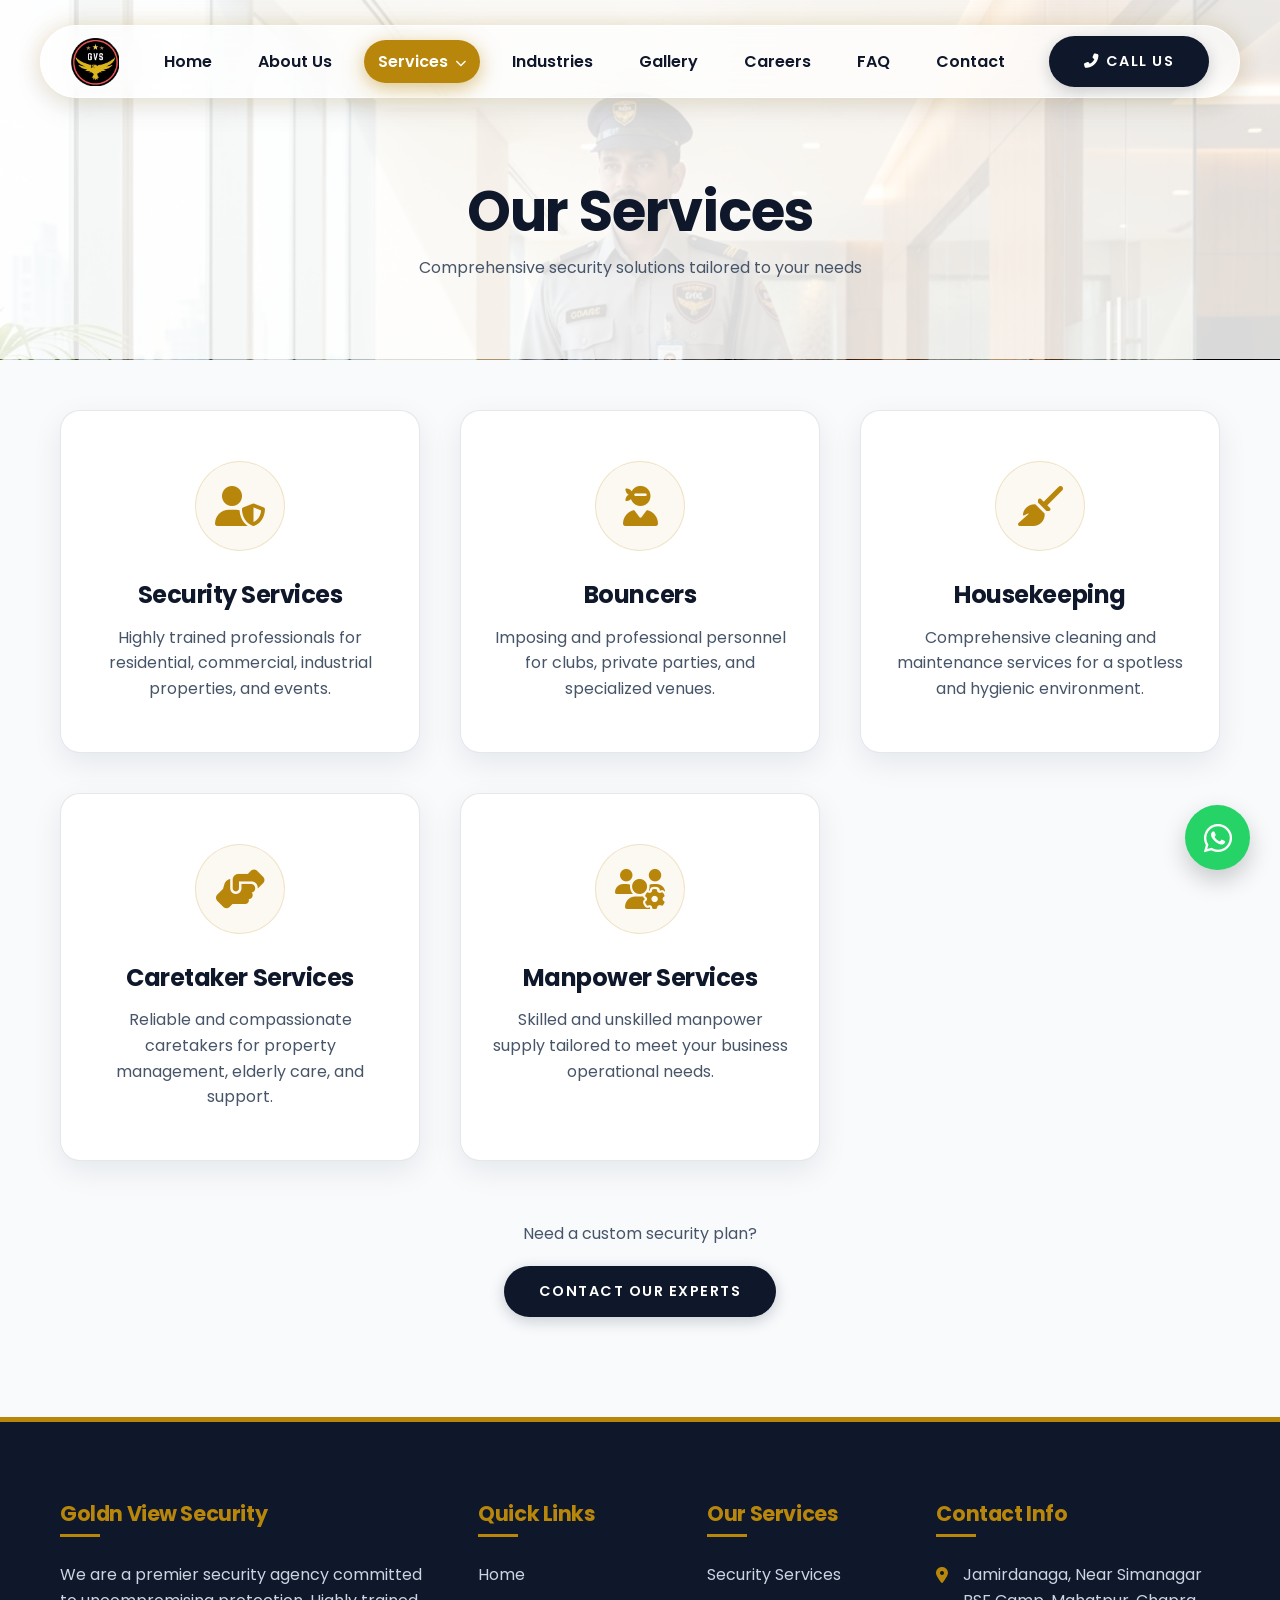
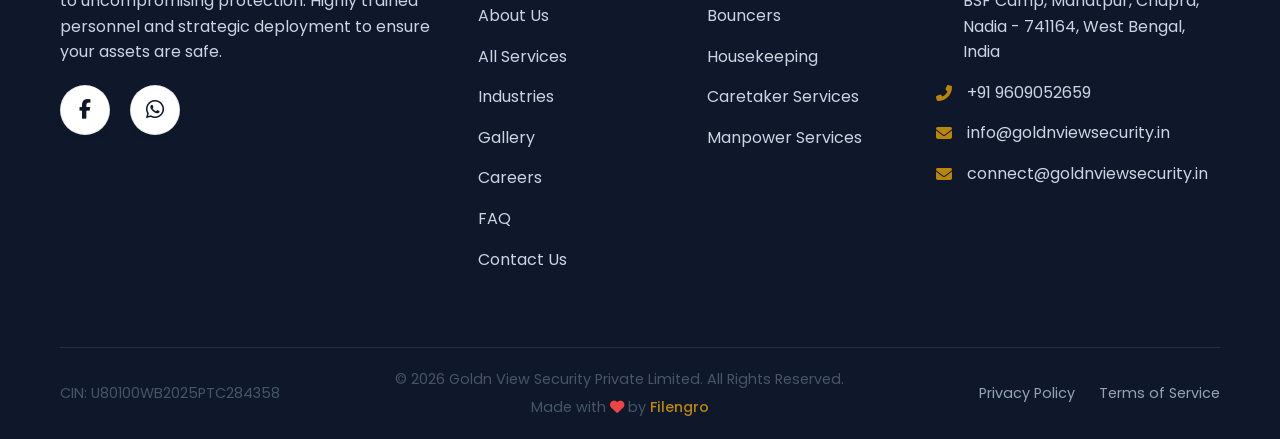
<file: services.html>
<!DOCTYPE html>
<html lang="en">
<head>
    <link rel="icon" type="image/png" sizes="48x48" href="/assets/favicon.png">
    <link rel="apple-touch-icon" href="/assets/favicon.png">
    <meta name="theme-color" content="#0A2342">
    <meta charset="UTF-8">
    <meta name="viewport" content="width=device-width, initial-scale=1.0">
    <title>Services | Goldn View Security</title>
    
    <!-- Google Fonts -->
    <link rel="preconnect" href="https://fonts.googleapis.com">
    <link rel="preconnect" href="https://fonts.gstatic.com" crossorigin>
    <link href="https://fonts.googleapis.com/css2?family=Poppins:wght@300;400;500;600;700&display=swap" rel="stylesheet">
    
    <!-- FontAwesome Icons -->
    <link rel="stylesheet" href="https://cdnjs.cloudflare.com/ajax/libs/font-awesome/6.4.0/css/all.min.css">
    
    <!-- Custom CSS -->
    <link rel="stylesheet" href="style.css">
</head>
<body class="page-transition-enter">

    <!-- Navigation -->
    <nav class="navbar" id="navbar">
        <div class="container">
            <a href="index.html" class="logo">
                <img src="assets/logo.png" alt="Goldn View Security Logo" onerror="this.outerHTML='<span class=\'logo-text\'><span class=\'gold\'>Goldn View</span> Security</span>'">
            </a>
            <ul class="nav-links">
                <li><a href="index.html">Home</a></li>
                <li><a href="about.html">About Us</a></li>
                                <li class="dropdown">
                    <a href="services.html" class="active">Services <i class="fas fa-chevron-down" style="font-size: 0.7rem; margin-left: 3px;"></i></a>
                    <div class="dropdown-content">
                        <a href="security-services.html">Security Services</a>
                        <a href="bouncers.html">Bouncers</a>
                        <a href="housekeeping.html">Housekeeping</a>
                        <a href="caretaker-services.html">Caretaker Services</a>
                        <a href="manpower-services.html">Manpower Services</a>
                    </div>
                </li>
                <li><a href="industries.html">Industries</a></li>
                <li><a href="gallery.html">Gallery</a></li>
                <li><a href="careers.html">Careers</a></li>
                <li><a href="faq.html">FAQ</a></li>
                <li><a href="contact.html">Contact</a></li>
            </ul>
            <a href="tel:+919609052659" class="btn btn-primary nav-btn"><i class="fas fa-phone-alt" style="margin-right: 6px;"></i> Call Us</a>
            <div class="menu-toggle" id="mobile-menu">
                <i class="fas fa-bars"></i>
            </div>
        </div>
    </nav>

    <!-- Page Header -->
    <header class="page-header bg-services">
        <div class="container">
            <h1 class="fade-in-up">Our <span class="navy">Services</span></h1>
            <p class="fade-in-up delay-1">Comprehensive security solutions tailored to your needs</p>
        </div>
    </header>

    <!-- Services Section -->
    <section class="services section" style="padding-top: 0;">
        <div class="container">
            <div class="services-grid">
                <div class="service-card reveal" onclick="window.location.href='security-services.html'" style="cursor: pointer;">
                    <div class="icon-wrapper"><i class="fas fa-user-shield"></i></div>
                    <h3>Security Services</h3>
                    <p>Highly trained professionals for residential, commercial, industrial properties, and events.</p>
                </div>
                <div class="service-card reveal delay-1" onclick="window.location.href='bouncers.html'" style="cursor: pointer;">
                    <div class="icon-wrapper"><i class="fas fa-user-ninja"></i></div>
                    <h3>Bouncers</h3>
                    <p>Imposing and professional personnel for clubs, private parties, and specialized venues.</p>
                </div>
                <div class="service-card reveal delay-2" onclick="window.location.href='housekeeping.html'" style="cursor: pointer;">
                    <div class="icon-wrapper"><i class="fas fa-broom"></i></div>
                    <h3>Housekeeping</h3>
                    <p>Comprehensive cleaning and maintenance services for a spotless and hygienic environment.</p>
                </div>
                <div class="service-card reveal" onclick="window.location.href='caretaker-services.html'" style="cursor: pointer;">
                    <div class="icon-wrapper"><i class="fas fa-hands-helping"></i></div>
                    <h3>Caretaker Services</h3>
                    <p>Reliable and compassionate caretakers for property management, elderly care, and support.</p>
                </div>
                <div class="service-card reveal delay-1" onclick="window.location.href='manpower-services.html'" style="cursor: pointer;">
                    <div class="icon-wrapper"><i class="fas fa-users-cog"></i></div>
                    <h3>Manpower Services</h3>
                    <p>Skilled and unskilled manpower supply tailored to meet your business operational needs.</p>
                </div>
            </div>
            <div class="reveal" style="text-align: center; margin-top: 60px;">
                <p style="margin-bottom: 20px;">Need a custom security plan?</p>
                <a href="contact.html" class="btn btn-primary">Contact Our Experts</a>
            </div>
        </div>
    </section>

    <!-- Premium Footer -->
    <footer class="footer-premium">
        <div class="container">
            <div class="footer-top">
                <div class="footer-col footer-about">
                    <h4>Goldn View Security</h4>
                    <p>We are a premier security agency committed to uncompromising protection. Highly trained personnel and strategic deployment to ensure your assets are safe.</p>
                                        <div class="social-links" style="margin-top: 20px;">
                        <a href="https://www.facebook.com/profile.php?id=61589573786683" target="_blank" aria-label="Facebook"><i class="fab fa-facebook-f"></i></a>
                        <a href="https://wa.me/919609052659" target="_blank" aria-label="WhatsApp"><i class="fab fa-whatsapp" style="font-size: 1.3rem;"></i></a>
                    </div>
                </div>
                                                                <div class="footer-col footer-links">
                    <h4>Quick Links</h4>
                    <ul>
                        <li><a href="index.html">Home</a></li>
                        <li><a href="about.html">About Us</a></li>
                        <li><a href="services.html">All Services</a></li>
                        <li><a href="industries.html">Industries</a></li>
                        <li><a href="gallery.html">Gallery</a></li>
                        <li><a href="careers.html">Careers</a></li>
                        <li><a href="faq.html">FAQ</a></li>
                        <li><a href="contact.html">Contact Us</a></li>
                    </ul>
                </div>
                <div class="footer-col footer-links">
                    <h4>Our Services</h4>
                    <ul>
                        <li><a href="security-services.html">Security Services</a></li>
                        <li><a href="bouncers.html">Bouncers</a></li>
                        <li><a href="housekeeping.html">Housekeeping</a></li>
                        <li><a href="caretaker-services.html">Caretaker Services</a></li>
                        <li><a href="manpower-services.html">Manpower Services</a></li>
                    </ul>
                </div>
                <div class="footer-col footer-contact">
                    <h4>Contact Info</h4>
                    <ul>
                        <li><i class="fas fa-map-marker-alt"></i> Jamirdanaga, Near Simanagar BSF Camp, Mahatpur, Chapra, Nadia - 741164, West Bengal, India</li>
                        <li><i class="fas fa-phone-alt"></i> +91 9609052659</li>
                      <li><i class="fas fa-envelope"></i> info@goldnviewsecurity.in</li>
                      <li><i class="fas fa-envelope"></i> connect@goldnviewsecurity.in</li>
                    </ul>
                </div>
            </div>
            <div class="footer-bottom">
                <p class="compliance-text">CIN: U80100WB2025PTC284358</p>
                <div class="footer-copyright" style="text-align: center;">
                    <p>&copy; 2026 Goldn View Security Private Limited. All Rights Reserved.</p>
                    <p style="margin-top: 5px;">Made with <i class="fas fa-heart" style="color: #ef4444;"></i> by <a href="https://www.filengro.in/" target="_blank" style="color: var(--gold); font-weight: 500;">Filengro</a></p>
                </div>
                <div class="footer-legal">
                    <a href="privacy.html">Privacy Policy</a>
                    <a href="terms.html">Terms of Service</a>
                </div>
            </div>
        </div>
    </footer>
<script src="script.js"></script>
</body>
</html>
</file>
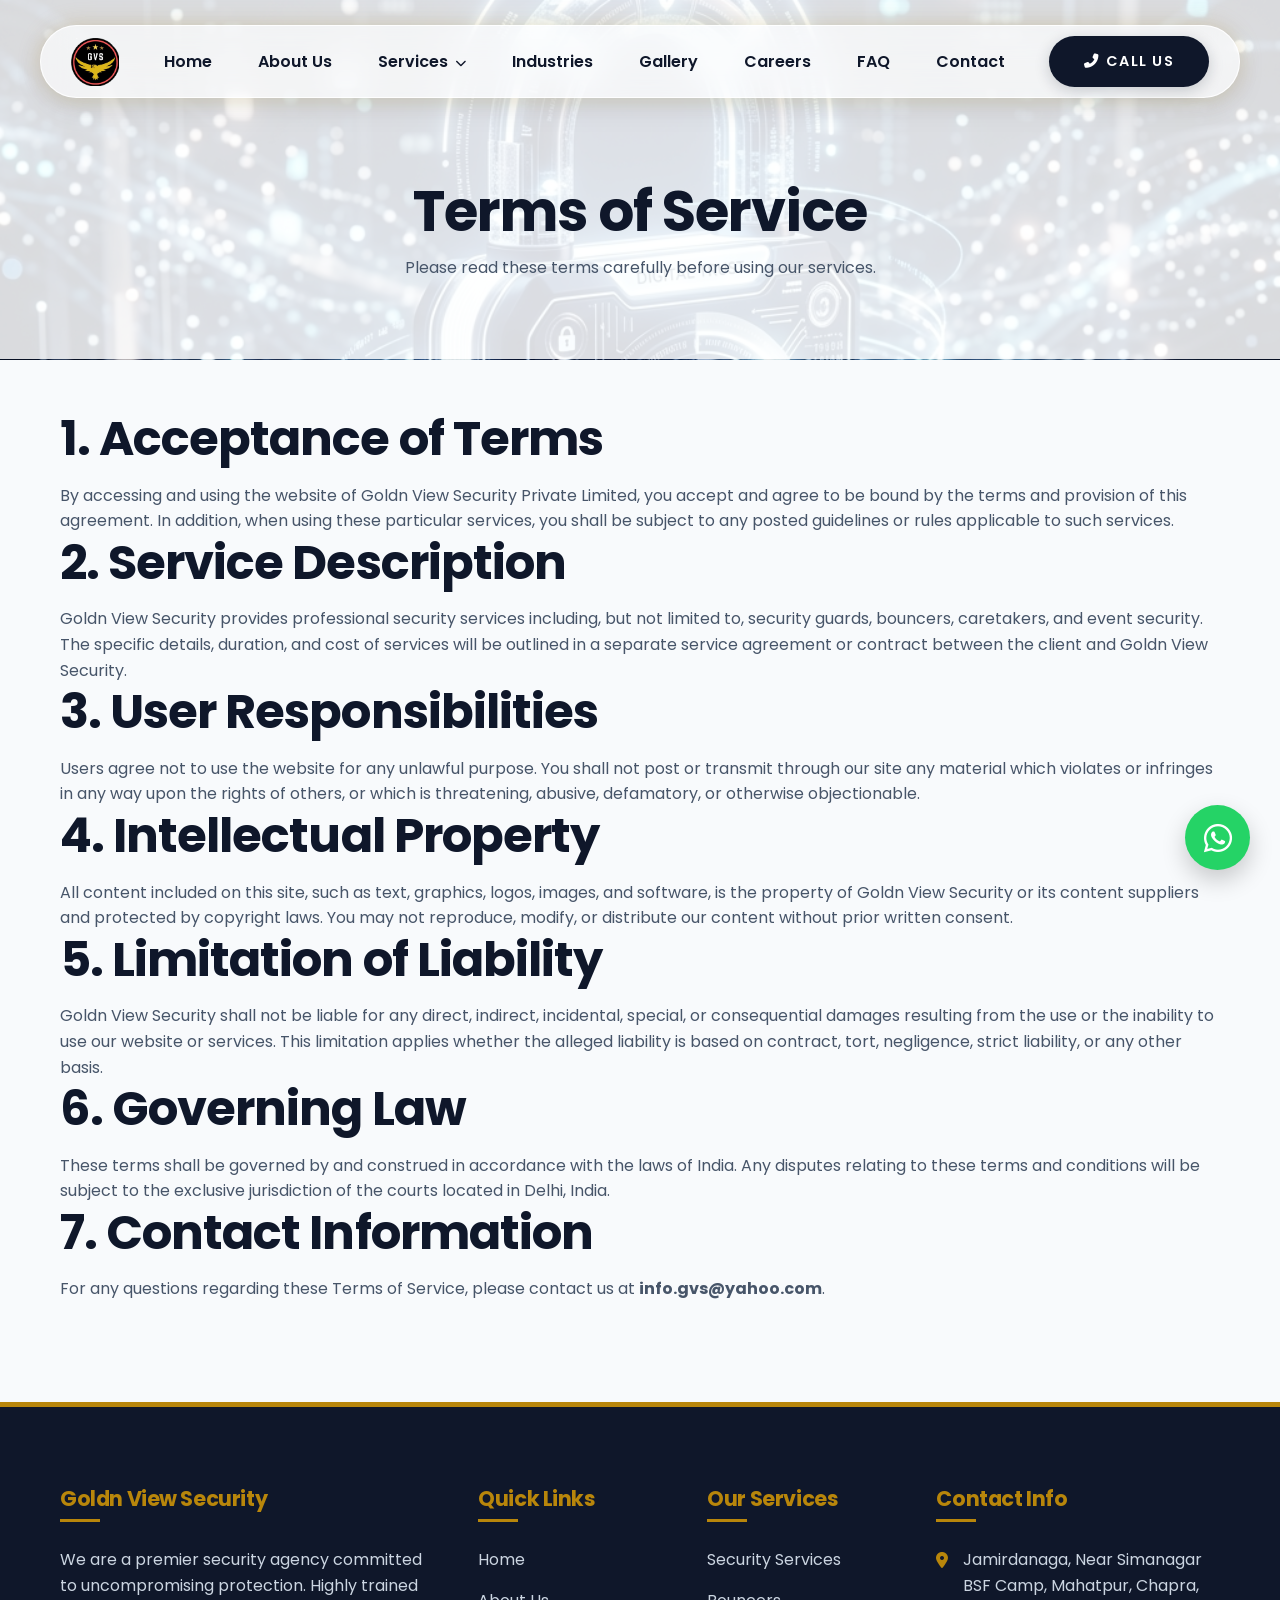
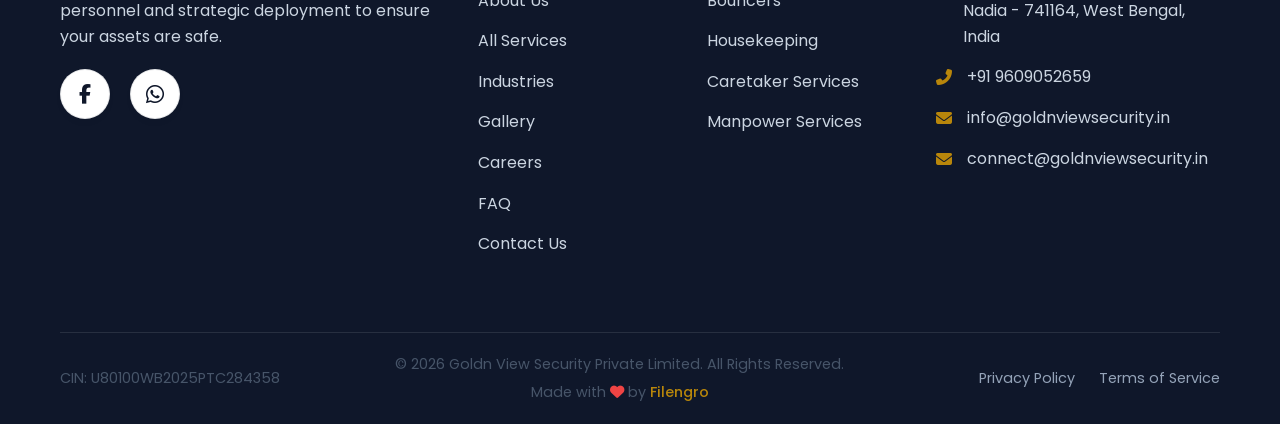
<file: terms.html>
<!DOCTYPE html>
<html lang="en">
<head>
      <link rel="icon" type="image/png" sizes="48x48" href="/assets/favicon.png">
<link rel="apple-touch-icon" href="/assets/favicon.png">
<meta name="theme-color" content="#0A2342">
    <meta charset="UTF-8">
    <meta name="viewport" content="width=device-width, initial-scale=1.0">
    <title>Terms of Service | Goldn View Security</title>
    
    <link rel="preconnect" href="https://fonts.googleapis.com">
    <link rel="preconnect" href="https://fonts.gstatic.com" crossorigin>
    <link href="https://fonts.googleapis.com/css2?family=Poppins:wght@300;400;500;600;700&display=swap" rel="stylesheet">
    <link rel="stylesheet" href="https://cdnjs.cloudflare.com/ajax/libs/font-awesome/6.4.0/css/all.min.css">
    <link rel="stylesheet" href="style.css">
</head>
<body class="page-transition-enter">

    <!-- Navigation -->
    <nav class="navbar" id="navbar">
        <div class="container">
            <a href="index.html" class="logo">
                <img src="assets/logo.png" alt="Goldn View Security Logo" onerror="this.outerHTML='<span class=\'logo-text\'><span class=\'gold\'>Goldn View</span> Security</span>'">
            </a>
            <ul class="nav-links">
                <li><a href="index.html">Home</a></li>
                <li><a href="about.html">About Us</a></li>
                                <li class="dropdown">
                    <a href="services.html">Services <i class="fas fa-chevron-down" style="font-size: 0.7rem; margin-left: 3px;"></i></a>
                    <div class="dropdown-content">
                        <a href="security-services.html">Security Services</a>
                        <a href="bouncers.html">Bouncers</a>
                        <a href="housekeeping.html">Housekeeping</a>
                        <a href="caretaker-services.html">Caretaker Services</a>
                        <a href="manpower-services.html">Manpower Services</a>
                    </div>
                </li>
                <li><a href="industries.html">Industries</a></li>
                <li><a href="gallery.html">Gallery</a></li>
                <li><a href="careers.html">Careers</a></li>
                <li><a href="faq.html">FAQ</a></li>
                <li><a href="contact.html">Contact</a></li>
            </ul>
            <a href="tel:+919609052659" class="btn btn-primary nav-btn"><i class="fas fa-phone-alt" style="margin-right: 6px;"></i> Call Us</a>
            <div class="menu-toggle" id="mobile-menu">
                <i class="fas fa-bars"></i>
            </div>
        </div>
    </nav>

    <!-- Page Header -->
    <header class="page-header bg-legal">
        <div class="container">
            <h1 class="fade-in-up">Terms of <span class="navy">Service</span></h1>
            <p class="fade-in-up delay-1">Please read these terms carefully before using our services.</p>
        </div>
    </header>

    <!-- Content Section -->
    <section class="section" style="padding-top: 0;">
        <div class="container">
            <div class="legal-content">
                <h2>1. Acceptance of Terms</h2>
                <p>By accessing and using the website of Goldn View Security Private Limited, you accept and agree to be bound by the terms and provision of this agreement. In addition, when using these particular services, you shall be subject to any posted guidelines or rules applicable to such services.</p>
                
                <h2>2. Service Description</h2>
                <p>Goldn View Security provides professional security services including, but not limited to, security guards, bouncers, caretakers, and event security. The specific details, duration, and cost of services will be outlined in a separate service agreement or contract between the client and Goldn View Security.</p>

                <h2>3. User Responsibilities</h2>
                <p>Users agree not to use the website for any unlawful purpose. You shall not post or transmit through our site any material which violates or infringes in any way upon the rights of others, or which is threatening, abusive, defamatory, or otherwise objectionable.</p>

                <h2>4. Intellectual Property</h2>
                <p>All content included on this site, such as text, graphics, logos, images, and software, is the property of Goldn View Security or its content suppliers and protected by copyright laws. You may not reproduce, modify, or distribute our content without prior written consent.</p>

                <h2>5. Limitation of Liability</h2>
                <p>Goldn View Security shall not be liable for any direct, indirect, incidental, special, or consequential damages resulting from the use or the inability to use our website or services. This limitation applies whether the alleged liability is based on contract, tort, negligence, strict liability, or any other basis.</p>

                <h2>6. Governing Law</h2>
                <p>These terms shall be governed by and construed in accordance with the laws of India. Any disputes relating to these terms and conditions will be subject to the exclusive jurisdiction of the courts located in Delhi, India.</p>

                <h2>7. Contact Information</h2>
                <p>For any questions regarding these Terms of Service, please contact us at <strong>info.gvs@yahoo.com</strong>.</p>
            </div>
        </div>
    </section>

    <!-- Premium Footer -->
    <footer class="footer-premium">
        <div class="container">
            <div class="footer-top">
                <div class="footer-col footer-about">
                    <h4>Goldn View Security</h4>
                    <p>We are a premier security agency committed to uncompromising protection. Highly trained personnel and strategic deployment to ensure your assets are safe.</p>
                                        <div class="social-links" style="margin-top: 20px;">
                        <a href="https://www.facebook.com/profile.php?id=61589573786683" target="_blank" aria-label="Facebook"><i class="fab fa-facebook-f"></i></a>
                        <a href="https://wa.me/919609052659" target="_blank" aria-label="WhatsApp"><i class="fab fa-whatsapp" style="font-size: 1.3rem;"></i></a>
                    </div>
                </div>
                                                                <div class="footer-col footer-links">
                    <h4>Quick Links</h4>
                    <ul>
                        <li><a href="index.html">Home</a></li>
                        <li><a href="about.html">About Us</a></li>
                        <li><a href="services.html">All Services</a></li>
                        <li><a href="industries.html">Industries</a></li>
                        <li><a href="gallery.html">Gallery</a></li>
                        <li><a href="careers.html">Careers</a></li>
                        <li><a href="faq.html">FAQ</a></li>
                        <li><a href="contact.html">Contact Us</a></li>
                    </ul>
                </div>
                <div class="footer-col footer-links">
                    <h4>Our Services</h4>
                    <ul>
                        <li><a href="security-services.html">Security Services</a></li>
                        <li><a href="bouncers.html">Bouncers</a></li>
                        <li><a href="housekeeping.html">Housekeeping</a></li>
                        <li><a href="caretaker-services.html">Caretaker Services</a></li>
                        <li><a href="manpower-services.html">Manpower Services</a></li>
                    </ul>
                </div>
                <div class="footer-col footer-contact">
                    <h4>Contact Info</h4>
                    <ul>
                        <li><i class="fas fa-map-marker-alt"></i> Jamirdanaga, Near Simanagar BSF Camp, Mahatpur, Chapra, Nadia - 741164, West Bengal, India</li>
                        <li><i class="fas fa-phone-alt"></i> +91 9609052659</li>
                       <li><i class="fas fa-envelope"></i> info@goldnviewsecurity.in</li>
                       <li><i class="fas fa-envelope"></i> connect@goldnviewsecurity.in</li>
                    </ul>
                </div>
            </div>
            <div class="footer-bottom">
                <p class="compliance-text">CIN: U80100WB2025PTC284358</p>
                <div class="footer-copyright" style="text-align: center;">
                    <p>&copy; 2026 Goldn View Security Private Limited. All Rights Reserved.</p>
                    <p style="margin-top: 5px;">Made with <i class="fas fa-heart" style="color: #ef4444;"></i> by <a href="https://www.filengro.in/" target="_blank" style="color: var(--gold); font-weight: 500;">Filengro</a></p>
                </div>
                <div class="footer-legal">
                    <a href="privacy.html">Privacy Policy</a>
                    <a href="terms.html">Terms of Service</a>
                </div>
            </div>
        </div>
    </footer>

    <script src="script.js"></script>
</body>
</html>
</file>
<file: style.css>
/* === CSS Variables (Light Theme) === */
:root {
    --bg-light: #f8fafc; /* Slate 50 - Off white */
    --bg-card: rgba(255, 255, 255, 0.95);
    --gold: #b8860b; /* Dark goldenrod for better contrast on light */
    --gold-light: #d4af37;
    --navy: #0f172a; /* Deep corporate navy blue */
    --navy-light: #1e293b;
    --text-dark: #0f172a;
    --text-muted: #475569;
    --border-color: rgba(15, 23, 42, 0.1);
    --shadow-soft: 0 10px 30px rgba(15, 23, 42, 0.08);
    --shadow-hover: 0 15px 40px rgba(15, 23, 42, 0.12);
    --font-main: 'Poppins', sans-serif;
    --transition: all 0.4s cubic-bezier(0.4, 0, 0.2, 1);
}

/* === Reset & Global === */
* {
    margin: 0;
    padding: 0;
    box-sizing: border-box;
}

html {
    scroll-behavior: smooth;
    background-color: var(--navy);
    overscroll-behavior-y: none;
}

body {
    font-family: var(--font-main);
    background-color: var(--bg-light);
    color: var(--text-dark);
    line-height: 1.6;
    overflow-x: hidden;
    position: relative;
    min-height: 100vh;
    overscroll-behavior-y: none;
}

/* Background Animated Gradient Orbs (Subtle for Light Theme) */
body::before, body::after {
    content: '';
    position: fixed;
    width: 600px;
    height: 600px;
    border-radius: 50%;
    filter: blur(120px);
    z-index: -1;
    animation: float 20s infinite ease-in-out;
}

body::before {
    background: rgba(184, 134, 11, 0.08); /* Subtle Gold orb */
    top: -100px;
    left: -200px;
}

body::after {
    background: rgba(15, 23, 42, 0.05); /* Subtle Navy orb */
    bottom: -100px;
    right: -200px;
    animation-delay: -10s;
}

@keyframes float {
    0%, 100% { transform: translate(0, 0); }
    25% { transform: translate(50px, 50px); }
    50% { transform: translate(-30px, 80px); }
    75% { transform: translate(-80px, -30px); }
}

a {
    text-decoration: none;
    color: var(--text-dark);
    transition: var(--transition);
}

ul {
    list-style: none;
}

.container {
    max-width: 1200px;
    margin: 0 auto;
    padding: 0 20px;
}

.section {
    padding: 100px 0;
}

.gold {
    color: var(--gold);
}

.navy {
    color: var(--navy);
}

/* === Typography === */
h1, h2, h3, h4 {
    font-weight: 700;
    line-height: 1.2;
    letter-spacing: -0.02em;
    color: var(--navy);
}

h2 {
    font-size: 3rem;
    margin-bottom: 15px;
}

p {
    color: var(--text-muted);
}

.section-title {
    text-align: center;
    margin-bottom: 60px;
    position: relative;
}

.section-title p {
    font-size: 1.1rem;
    max-width: 600px;
    margin: 0 auto;
}

/* === Buttons === */
.btn {
    display: inline-flex;
    align-items: center;
    justify-content: center;
    padding: 14px 35px;
    border-radius: 50px;
    font-weight: 600;
    text-transform: uppercase;
    letter-spacing: 1.5px;
    font-size: 0.9rem;
    cursor: pointer;
    border: none;
    transition: var(--transition);
    position: relative;
    overflow: hidden;
    z-index: 1;
}

.btn-primary {
    background: var(--navy);
    color: #ffffff;
    box-shadow: 0 4px 15px rgba(15, 23, 42, 0.2);
}

.btn-primary:hover {
    transform: translateY(-3px) scale(1.02);
    box-shadow: 0 8px 25px rgba(15, 23, 42, 0.3);
    background: var(--navy-light);
    color: #ffffff;
}

.btn-secondary {
    background: transparent;
    color: var(--navy);
    border: 2px solid var(--navy);
}

.btn-secondary:hover {
    background: var(--navy);
    color: #ffffff;
    transform: translateY(-3px) scale(1.02);
    box-shadow: 0 8px 25px rgba(15, 23, 42, 0.2);
}

.btn-gold {
    background: var(--gold);
    color: #ffffff;
}

.btn-gold:hover {
    background: var(--gold-light);
    color: #ffffff;
    transform: translateY(-3px) scale(1.02);
    box-shadow: 0 8px 25px rgba(184, 134, 11, 0.3);
}


.w-100 {
    width: 100%;
}

/* === Navigation === */
.navbar {
    position: fixed;
    top: 25px;
    left: 50%;
    transform: translateX(-50%);
    width: 95%;
    max-width: 1200px;
    padding: 10px 0;
    z-index: 1000;
    transition: top 0.35s ease, transform 0.45s cubic-bezier(0.4, 0, 0.2, 1), opacity 0.3s ease, background 0.35s ease, box-shadow 0.35s ease, border-color 0.35s ease;
    background: rgba(255, 255, 255, 0.65);
    backdrop-filter: blur(16px);
    -webkit-backdrop-filter: blur(16px);
    border-radius: 60px;
    border: 1px solid rgba(255, 255, 255, 0.9);
    box-shadow: 0 10px 30px rgba(15, 23, 42, 0.08), 0 0 25px rgba(184, 134, 11, 0.2);
    will-change: transform, opacity, top;
}

.navbar.sticky {
    top: 15px;
    background: rgba(255, 255, 255, 0.92);
    box-shadow: 0 18px 40px rgba(15, 23, 42, 0.14), 0 0 35px rgba(184, 134, 11, 0.28);
    border: 1px solid rgba(184, 134, 11, 0.35);
}

.navbar.nav-hidden {
    transform: translate(-50%, -150%);
    opacity: 0;
    pointer-events: none;
}

.navbar.nav-visible {
    transform: translate(-50%, 0);
    opacity: 1;
    pointer-events: auto;
}

.navbar .container {
    display: flex;
    justify-content: space-between;
    align-items: center;
    padding: 0 30px;
}

.logo {
    display: flex;
    align-items: center;
    gap: 10px;
}

.logo img {
    height: 48px;
    width: auto;
    transition: var(--transition);
}

.logo:hover img {
    transform: scale(1.05);
}

.nav-links {
    display: flex;
    gap: 18px;
}

.nav-links a {
    font-size: 1rem;
    font-weight: 600;
    position: relative;
    padding: 10px 14px;
    border-radius: 30px;
    color: var(--navy);
    transition: var(--transition);
}

.nav-links a:hover,
.nav-links a.active {
    color: #ffffff;
    background: var(--gold);
    box-shadow: 0 5px 20px rgba(184, 134, 11, 0.5);
    transform: translateY(-2px);
}

.menu-toggle {
    display: none;
    font-size: 1.8rem;
    color: var(--navy);
    cursor: pointer;
    transition: var(--transition);
}

.menu-toggle:hover {
    color: var(--gold);
}

/* === Page Header (For inner pages) === */
.page-header {
    height: 40vh;
    min-height: 350px;
    display: flex;
    align-items: center;
    justify-content: center;
    text-align: center;
    position: relative;
    border-bottom: 1px solid var(--border-color);
    margin-bottom: 50px;
    background-size: cover;
    background-position: center;
    background-attachment: fixed;
    padding-top: 100px;
}

.page-header::before {
    content: '';
    position: absolute;
    top: 0; left: 0; right: 0; bottom: 0;
    background: rgba(255, 255, 255, 0.85);
    z-index: 1;
}

.page-header .container {
    position: relative;
    z-index: 2;
}

.bg-about { background-image: url('assets/about_bg.png'); }
.bg-services { background-image: url('assets/services_bg.png'); }
.bg-contact { background-image: url('assets/contact_bg.png'); }
.bg-careers { background-image: url('assets/careers_bg.png'); }
.bg-faq { background-image: url('assets/faq_bg.png'); }
.bg-legal { background-image: url('assets/legal_bg.png'); }
.bg-industries { background-image: url('assets/industries_hero.png'); }

.page-header h1 {
    font-size: 3.5rem;
    margin-bottom: 10px;
}

/* === Hero Section === */
.hero {
    height: 100vh;
    min-height: 700px;
    position: relative;
    display: flex;
    align-items: center;
    justify-content: center;
    background-image: url('assets/hero_bg.png');
    background-size: cover;
    background-position: center;
    background-attachment: fixed;
    padding-top: 100px;
}

.hero-overlay {
    position: absolute;
    top: 0;
    left: 0;
    width: 100%;
    height: 100%;
    background: rgba(255, 255, 255, 0.3); /* Subtle light wash over the entire image */
    z-index: 1;
}

.hero-content {
    position: relative;
    z-index: 2;
    text-align: center;
    max-width: 900px;
    background: rgba(255, 255, 255, 0.5);
    padding: 60px 40px;
    border-radius: 30px;
    backdrop-filter: blur(6px);
    -webkit-backdrop-filter: blur(6px);
    border: 1px solid rgba(255, 255, 255, 0.6);
    box-shadow: 0 25px 50px rgba(15, 23, 42, 0.15);
}

.hero h1 {
    font-size: 4.5rem;
    margin-bottom: 25px;
    line-height: 1.1;
    color: var(--navy);
}

.hero p {
    font-size: 1.3rem;
    color: var(--navy-light);
    font-weight: 500;
    margin-bottom: 50px;
    max-width: 700px;
    margin-left: auto;
    margin-right: auto;
}

.hero-buttons {
    display: flex;
    gap: 25px;
    justify-content: center;
    margin-bottom: 60px;
}

.trust-badges {
    display: flex;
    justify-content: center;
    gap: 30px;
    flex-wrap: wrap;
}

.badge {
    background: #ffffff;
    padding: 12px 25px;
    border-radius: 50px;
    font-size: 0.95rem;
    font-weight: 500;
    border: 1px solid var(--border-color);
    display: flex;
    align-items: center;
    gap: 12px;
    transition: var(--transition);
    box-shadow: 0 4px 10px rgba(0,0,0,0.03);
    color: var(--navy);
}

.badge:hover {
    border-color: var(--gold);
    transform: translateY(-5px);
    box-shadow: 0 8px 20px rgba(184, 134, 11, 0.1);
}

.badge i {
    color: var(--gold);
    font-size: 1.2rem;
}

/* === Quick Stats === */
.stats-container {
    display: grid;
    grid-template-columns: repeat(auto-fit, minmax(200px, 1fr));
    gap: 30px;
    margin-top: 50px;
    background: #ffffff;
    padding: 40px;
    border-radius: 20px;
    box-shadow: var(--shadow-soft);
}

.stat-item {
    text-align: center;
    border-right: 1px solid var(--border-color);
}
.stat-item:last-child {
    border-right: none;
}

.stat-number {
    font-size: 3rem;
    font-weight: 700;
    color: var(--gold);
    margin-bottom: 5px;
}

.stat-label {
    font-size: 1rem;
    color: var(--text-muted);
    font-weight: 500;
    text-transform: uppercase;
    letter-spacing: 1px;
}

/* === Services Grid === */
.services-grid {
    display: grid;
    grid-template-columns: repeat(auto-fit, minmax(320px, 1fr));
    gap: 40px;
}

.service-card {
    background: #ffffff;
    padding: 50px 30px;
    border-radius: 20px;
    text-align: center;
    border: 1px solid var(--border-color);
    transition: var(--transition);
    position: relative;
    box-shadow: var(--shadow-soft);
}

.service-card:hover {
    transform: translateY(-10px);
    box-shadow: var(--shadow-hover);
    border-color: rgba(184, 134, 11, 0.3);
}

.icon-wrapper {
    width: 90px;
    height: 90px;
    margin: 0 auto 30px;
    background: rgba(184, 134, 11, 0.05);
    border: 1px solid rgba(184, 134, 11, 0.2);
    border-radius: 50%;
    display: flex;
    align-items: center;
    justify-content: center;
    font-size: 2.5rem;
    color: var(--gold);
    transition: var(--transition);
}

.service-card:hover .icon-wrapper {
    background: var(--gold);
    color: #ffffff;
    border-color: transparent;
    transform: scale(1.1) rotate(5deg);
}

.service-card h3 {
    margin-bottom: 15px;
    font-size: 1.5rem;
}

/* === About Us Section === */
.about-content {
    display: grid;
    grid-template-columns: 1fr 1fr;
    gap: 60px;
    align-items: center;
}

.about-text p {
    margin-bottom: 25px;
    font-size: 1.1rem;
}

.about-list {
    margin-top: 40px;
}

.about-list li {
    margin-bottom: 20px;
    font-size: 1.1rem;
    display: flex;
    align-items: center;
    gap: 15px;
    background: #ffffff;
    padding: 15px 20px;
    border-radius: 10px;
    border: 1px solid var(--border-color);
    transition: var(--transition);
    box-shadow: 0 4px 10px rgba(0,0,0,0.02);
}

.about-list li:hover {
    border-color: var(--gold);
    transform: translateX(10px);
    box-shadow: 0 8px 20px rgba(184, 134, 11, 0.08);
}

.about-list i {
    font-size: 1.5rem;
    color: var(--gold);
}

.rounded-image {
    width: 100%;
    border-radius: 20px;
    box-shadow: var(--shadow-soft);
    border: 1px solid var(--border-color);
    transition: var(--transition);
}

.rounded-image:hover {
    transform: scale(1.02);
    box-shadow: var(--shadow-hover);
}

/* === Why Choose Us Section === */
.features-grid {
    display: grid;
    grid-template-columns: repeat(auto-fit, minmax(260px, 1fr));
    gap: 35px;
}

.feature-box {
    text-align: center;
    padding: 40px 30px;
    background: #ffffff;
    border-radius: 15px;
    border-bottom: 4px solid var(--navy);
    transition: var(--transition);
    box-shadow: var(--shadow-soft);
}

.feature-box:hover {
    transform: translateY(-10px);
    box-shadow: var(--shadow-hover);
    border-bottom-color: var(--gold);
}

.gold-icon {
    font-size: 3rem;
    color: var(--navy);
    margin-bottom: 25px;
    transition: var(--transition);
}

.feature-box:hover .gold-icon {
    transform: scale(1.2);
    color: var(--gold);
}

.feature-box h4 {
    margin-bottom: 15px;
    font-size: 1.3rem;
}

/* === FAQ Accordion === */
.faq-container {
    max-width: 800px;
    margin: 0 auto;
}

.accordion-item {
    background: #ffffff;
    border: 1px solid var(--border-color);
    border-radius: 10px;
    margin-bottom: 15px;
    overflow: hidden;
    box-shadow: 0 4px 10px rgba(0,0,0,0.02);
}

.accordion-header {
    width: 100%;
    padding: 20px;
    display: flex;
    justify-content: space-between;
    align-items: center;
    background: transparent;
    border: none;
    cursor: pointer;
    font-size: 1.2rem;
    font-weight: 600;
    color: var(--navy);
    text-align: left;
    transition: var(--transition);
}

.accordion-header:hover {
    background: rgba(15, 23, 42, 0.02);
}

.accordion-header i {
    color: var(--gold);
    transition: transform 0.3s ease;
}

.accordion-header.active i {
    transform: rotate(180deg);
}

.accordion-content {
    max-height: 0;
    overflow: hidden;
    transition: max-height 0.3s ease-out;
    background: #ffffff;
}

.accordion-content p {
    padding: 0 20px 20px;
}

/* === Compliance Section === */
.compliance-grid {
    display: grid;
    grid-template-columns: repeat(auto-fit, minmax(250px, 1fr));
    gap: 30px;
}

.compliance-card {
    background: #ffffff;
    padding: 30px;
    border-radius: 15px;
    border: 1px solid var(--border-color);
    text-align: center;
    box-shadow: var(--shadow-soft);
    transition: var(--transition);
}

.compliance-card:hover {
    transform: translateY(-5px);
    box-shadow: var(--shadow-hover);
    border-color: rgba(184, 134, 11, 0.3);
}

.compliance-card h4 {
    margin-bottom: 10px;
    color: var(--navy);
}

.compliance-number {
    font-weight: 600;
    color: var(--gold);
    font-size: 1.1rem;
}

.bg-light {
    background: rgba(15, 23, 42, 0.02);
}

/* === Testimonials === */
.testimonials-grid {
    display: grid;
    grid-template-columns: repeat(auto-fit, minmax(300px, 1fr));
    gap: 40px;
}

.testimonial-card {
    background: #ffffff;
    padding: 40px;
    border-radius: 20px;
    box-shadow: var(--shadow-soft);
    position: relative;
}

.testimonial-card i.fa-quote-left {
    font-size: 2rem;
    color: rgba(184, 134, 11, 0.2);
    position: absolute;
    top: 30px;
    left: 30px;
}

.testimonial-text {
    font-size: 1.05rem;
    font-style: italic;
    margin-bottom: 25px;
    margin-top: 20px;
    position: relative;
    z-index: 2;
}

.client-info {
    display: flex;
    align-items: center;
    gap: 15px;
}

.client-avatar {
    width: 60px;
    height: 60px;
    border-radius: 50%;
    background: var(--navy-light);
    display: flex;
    align-items: center;
    justify-content: center;
    color: #fff;
    font-weight: bold;
    font-size: 1.2rem;
}

.client-details h4 {
    margin-bottom: 2px;
    font-size: 1.1rem;
}

.client-details span {
    font-size: 0.9rem;
    color: var(--text-muted);
}

/* === Careers === */
.jobs-grid {
    max-width: 1000px;
    margin: 0 auto 50px;
}

.job-card {
    background: #ffffff;
    padding: 30px;
    border-radius: 15px;
    box-shadow: var(--shadow-soft);
    display: flex;
    justify-content: space-between;
    align-items: center;
    margin-bottom: 20px;
    border-left: 5px solid var(--navy);
    transition: var(--transition);
}

.job-card:hover {
    transform: translateX(10px);
    border-left-color: var(--gold);
    box-shadow: var(--shadow-hover);
}

.job-info h3 {
    margin-bottom: 10px;
    color: var(--navy);
}

.job-meta {
    display: flex;
    gap: 20px;
    color: var(--text-muted);
    font-size: 0.95rem;
}

.job-meta span {
    display: flex;
    align-items: center;
    gap: 5px;
}

.job-meta i {
    color: var(--gold);
}

.career-requirements {
    display: grid;
    grid-template-columns: repeat(auto-fit, minmax(240px, 1fr));
    gap: 25px;
    margin: 0 auto 50px;
    max-width: 1000px;
}

.requirement-card {
    background: #ffffff;
    padding: 30px;
    border-radius: 15px;
    border: 1px solid var(--border-color);
    box-shadow: var(--shadow-soft);
    text-align: center;
}

.requirement-card .gold-icon {
    font-size: 2.2rem;
    margin-bottom: 15px;
}

.requirement-card h3 {
    font-size: 1.25rem;
    margin-bottom: 12px;
}

.requirement-card p {
    font-size: 0.95rem;
}

/* === Recruitment Notice === */
.recruitment-notice {
    background: #ffffff;
    padding: 50px;
    border-radius: 20px;
    text-align: center;
    border: 1px solid var(--border-color);
    box-shadow: var(--shadow-soft);
    max-width: 800px;
    margin: 0 auto;
}

.notice-icon {
    width: 80px;
    height: 80px;
    background: rgba(184, 134, 11, 0.05);
    border-radius: 50%;
    display: flex;
    align-items: center;
    justify-content: center;
    margin: 0 auto 20px;
}

.notice-icon i {
    font-size: 2rem;
    color: var(--gold);
    margin-bottom: 0;
}

.recruitment-notice h3 {
    font-size: 1.8rem;
    margin-bottom: 15px;
}

.application-details {
    background: var(--bg-light);
    padding: 25px;
    border-radius: 10px;
    margin: 30px 0;
    text-align: left;
    display: inline-block;
    border-left: 4px solid var(--gold);
}

.application-details p {
    font-size: 1.1rem;
    color: var(--navy);
    margin-bottom: 10px;
}
.application-details p:last-child {
    margin-bottom: 0;
}

.application-actions {
    display: flex;
    justify-content: center;
    flex-wrap: wrap;
    gap: 15px;
    margin-bottom: 25px;
}

.notice-muted {
    font-size: 0.95rem;
    color: var(--text-muted);
}


/* === Contact Section === */
.contact-wrapper {
    display: grid;
    grid-template-columns: 1fr 1fr;
    gap: 60px;
}

.info-item {
    display: flex;
    gap: 25px;
    margin-bottom: 40px;
    background: #ffffff;
    padding: 20px;
    border-radius: 15px;
    border: 1px solid var(--border-color);
    transition: var(--transition);
    box-shadow: 0 4px 10px rgba(0,0,0,0.02);
}

.info-item:hover {
    border-color: rgba(184, 134, 11, 0.3);
    transform: translateX(5px);
    box-shadow: 0 8px 20px rgba(184, 134, 11, 0.08);
}

.info-item i {
    font-size: 1.8rem;
    color: var(--gold);
    width: 60px;
    height: 60px;
    background: rgba(184, 134, 11, 0.05);
    border-radius: 50%;
    display: flex;
    align-items: center;
    justify-content: center;
}

.info-item h4 {
    margin-bottom: 8px;
    color: var(--navy);
    font-size: 1.2rem;
}

.social-links {
    display: flex;
    gap: 20px;
    margin-top: 40px;
}

.social-links a {
    width: 50px;
    height: 50px;
    background: #ffffff;
    border-radius: 50%;
    display: flex;
    align-items: center;
    justify-content: center;
    font-size: 1.2rem;
    color: var(--navy);
    border: 1px solid var(--border-color);
    transition: var(--transition);
    box-shadow: 0 4px 10px rgba(0,0,0,0.02);
}

.social-links a:hover {
    background: var(--navy);
    color: #ffffff;
    border-color: var(--navy);
    transform: translateY(-5px);
}

.contact-form {
    background: #ffffff;
    padding: 50px;
    border-radius: 20px;
    border: 1px solid var(--border-color);
    box-shadow: var(--shadow-soft);
}

.input-group {
    display: grid;
    grid-template-columns: 1fr 1fr;
    gap: 25px;
}

input, textarea {
    width: 100%;
    padding: 18px;
    margin-bottom: 25px;
    background: #f8fafc;
    border: 1px solid var(--border-color);
    border-radius: 10px;
    color: var(--text-dark);
    font-family: var(--font-main);
    font-size: 1rem;
    transition: var(--transition);
}

input:focus, textarea:focus {
    outline: none;
    border-color: var(--gold);
    background: #ffffff;
    box-shadow: 0 0 0 4px rgba(184, 134, 11, 0.1);
}

/* === Gallery === */
.gallery-section {
    min-height: 450px;
}

.gallery-status {
    min-height: 260px;
    display: flex;
    flex-direction: column;
    align-items: center;
    justify-content: center;
    gap: 18px;
    text-align: center;
    background: #ffffff;
    border: 1px solid var(--border-color);
    border-radius: 20px;
    box-shadow: var(--shadow-soft);
    padding: 40px 20px;
}

.gallery-status i {
    font-size: 2.4rem;
    color: var(--gold);
}

.gallery-status p {
    max-width: 560px;
    font-size: 1.05rem;
}

.gallery-grid {
    display: grid;
    grid-template-columns: repeat(auto-fit, minmax(260px, 1fr));
    gap: 28px;
}

.gallery-card {
    display: block;
    width: 100%;
    background: #ffffff;
    border: 1px solid var(--border-color);
    border-radius: 18px;
    overflow: hidden;
    box-shadow: var(--shadow-soft);
    cursor: pointer;
    padding: 0;
    text-align: left;
    transition: var(--transition);
}

.gallery-card:hover {
    transform: translateY(-8px);
    border-color: rgba(184, 134, 11, 0.35);
    box-shadow: var(--shadow-hover);
}

.gallery-card img {
    width: 100%;
    aspect-ratio: 4 / 3;
    object-fit: cover;
    display: block;
    background: #e2e8f0;
}

.gallery-card h3 {
    font-size: 1.05rem;
    padding: 18px 20px 20px;
    margin: 0;
    color: var(--navy);
}

.gallery-lightbox {
    position: fixed;
    inset: 0;
    z-index: 2000;
    display: none;
    align-items: center;
    justify-content: center;
    background: rgba(15, 23, 42, 0.92);
    padding: 80px 24px 32px;
}

.gallery-lightbox.active {
    display: flex;
}

.lightbox-content {
    max-width: min(1000px, 100%);
    max-height: 100%;
    text-align: center;
}

.lightbox-content img {
    max-width: 100%;
    max-height: 74vh;
    object-fit: contain;
    border-radius: 14px;
    box-shadow: 0 25px 70px rgba(0, 0, 0, 0.35);
    background: #ffffff;
}

.lightbox-content h3 {
    display: inline-block;
    color: #ffffff;
    font-size: 1.2rem;
    margin-top: 18px;
    padding: 10px 18px;
    border-radius: 999px;
    background: rgba(255, 255, 255, 0.12);
}

.lightbox-close,
.lightbox-nav {
    position: fixed;
    width: 48px;
    height: 48px;
    border-radius: 50%;
    border: 1px solid rgba(255, 255, 255, 0.24);
    background: rgba(255, 255, 255, 0.12);
    color: #ffffff;
    cursor: pointer;
    display: flex;
    align-items: center;
    justify-content: center;
    font-size: 1.2rem;
    transition: var(--transition);
}

.lightbox-close:hover,
.lightbox-nav:hover {
    background: var(--gold);
    border-color: var(--gold);
}

.lightbox-close {
    top: 24px;
    right: 24px;
}

.lightbox-prev {
    left: 24px;
    top: 50%;
    transform: translateY(-50%);
}

.lightbox-next {
    right: 24px;
    top: 50%;
    transform: translateY(-50%);
}

/* === Form Validation Styles === */
.input-wrapper {
    position: relative;
    width: 100%;
}

.input-wrapper input {
    margin-bottom: 5px;
}

.field-error {
    display: none;
    color: #ef4444;
    font-size: 0.82rem;
    font-weight: 500;
    margin-bottom: 18px;
    padding: 6px 12px;
    background: rgba(239, 68, 68, 0.06);
    border-left: 3px solid #ef4444;
    border-radius: 0 6px 6px 0;
    animation: shakeError 0.4s ease;
}

@keyframes shakeError {
    0%, 100% { transform: translateX(0); }
    25% { transform: translateX(-6px); }
    75% { transform: translateX(6px); }
}

/* === Premium Footer === */
.footer-premium {
    background: var(--navy);
    color: #ffffff;
    padding: 80px 0 20px;
    position: relative;
    border-top: 5px solid var(--gold);
}

.footer-top {
    display: grid;
    grid-template-columns: 2fr 1fr 1fr 1.5fr;
    gap: 40px;
    margin-bottom: 60px;
}

.footer-col h4 {
    color: var(--gold);
    font-size: 1.3rem;
    margin-bottom: 25px;
    position: relative;
    padding-bottom: 10px;
}

.footer-col h4::after {
    content: '';
    position: absolute;
    bottom: 0; left: 0;
    width: 40px; height: 3px;
    background: var(--gold);
}

.footer-about p {
    color: #cbd5e1;
    margin-bottom: 20px;
}

.footer-links li {
    margin-bottom: 15px;
}

.footer-links a {
    color: #cbd5e1;
    display: inline-block;
    transition: var(--transition);
}

.footer-links a:hover {
    color: var(--gold);
    transform: translateX(5px);
}

.footer-contact li {
    display: flex;
    gap: 15px;
    margin-bottom: 15px;
    color: #cbd5e1;
}

.footer-contact i {
    color: var(--gold);
    margin-top: 5px;
}

.footer-bottom {
    border-top: 1px solid rgba(255, 255, 255, 0.1);
    padding-top: 20px;
    display: flex;
    justify-content: space-between;
    align-items: center;
    color: #94a3b8;
    font-size: 0.9rem;
}

.footer-legal a {
    color: #94a3b8;
    margin-left: 20px;
}

.footer-legal a:hover {
    color: var(--gold);
}

/* === Floating Buttons === */
.floating-actions {
    position: fixed;
    right: 30px;
    bottom: 30px;
    z-index: 1000;
    display: flex;
    flex-direction: column;
    align-items: flex-end;
    gap: 14px;
    pointer-events: none;
}

.floating-actions .floating-btn,
.floating-actions .go-top-btn {
    pointer-events: auto;
}

.floating-btn {
    width: 65px;
    height: 65px;
    border-radius: 50%;
    display: flex;
    align-items: center;
    justify-content: center;
    font-size: 2rem;
    color: #fff;
    z-index: 100;
    box-shadow: 0 10px 25px rgba(0, 0, 0, 0.2);
    transition: var(--transition);
}

.whatsapp-btn {
    order: 2;
    background-color: #25D366;
}

.whatsapp-btn:hover {
    background-color: #1ebd5c;
    transform: scale(1.15) rotate(-10deg);
}

.go-top-btn {
    order: 1;
    width: 54px;
    height: 54px;
    border-radius: 50%;
    border: 2px solid var(--gold);
    background: var(--navy);
    color: #ffffff;
    z-index: 101;
    display: flex;
    align-items: center;
    justify-content: center;
    font-size: 1.2rem;
    cursor: pointer;
    opacity: 0;
    visibility: hidden;
    transform: translateY(18px);
    box-shadow: 0 10px 25px rgba(15, 23, 42, 0.22);
    transition: var(--transition);
}

.go-top-btn.show {
    opacity: 1;
    visibility: visible;
    transform: translateY(0);
}

.go-top-btn:hover {
    background: var(--gold);
    transform: translateY(-4px);
}

.call-btn {
    right: 110px;
    background-color: var(--navy);
    border: 2px solid var(--gold);
    color: var(--gold);
}

.call-btn:hover {
    background-color: var(--gold);
    color: #ffffff;
    transform: scale(1.15) rotate(10deg);
}

/* === Page Transitions & Animations === */
.page-transition-enter {
    opacity: 0;
    transform: translateY(20px);
    animation: fadeUpIn 0.8s cubic-bezier(0.4, 0, 0.2, 1) forwards;
}

.fade-in-up {
    opacity: 0;
    transform: translateY(40px);
    animation: fadeUpIn 1s cubic-bezier(0.4, 0, 0.2, 1) forwards;
}

.delay-1 { animation-delay: 0.2s; }
.delay-2 { animation-delay: 0.4s; }
.delay-3 { animation-delay: 0.6s; }

@keyframes fadeUpIn {
    to {
        opacity: 1;
        transform: translateY(0);
    }
}

.reveal {
    opacity: 0;
    transform: translateY(60px);
    transition: all 1s cubic-bezier(0.4, 0, 0.2, 1);
}

.reveal.active {
    opacity: 1;
    transform: translateY(0);
}

/* Animated text */
.text-gold {
    color: var(--gold);
}

/* === Responsive Design === */
@media (max-width: 1200px) {
    .hero-content {
        max-width: 80%;
    }
}

@media (max-width: 992px) {
    .section {
        padding: 80px 0;
    }
    .about-content, .contact-wrapper {
        grid-template-columns: 1fr;
    }
    .footer-top {
        grid-template-columns: 1fr 1fr;
    }
    .hero h1 {
        font-size: 3.5rem;
    }
    .page-header h1 {
        font-size: 2.8rem;
    }
    .stats-container {
        grid-template-columns: 1fr 1fr;
    }
    .hero-content {
        padding: 50px 30px;
    }
}

@media (max-width: 768px) {
    .section {
        padding: 60px 0;
    }
    .nav-links {
        position: absolute;
        top: calc(100% + 15px);
        left: -110%;
        width: 100%;
        background: rgba(255, 255, 255, 0.95);
        backdrop-filter: blur(16px);
        -webkit-backdrop-filter: blur(16px);
        flex-direction: column;
        align-items: center;
        padding: 30px 0;
        transition: 0.4s cubic-bezier(0.4, 0, 0.2, 1);
        border: 1px solid rgba(255, 255, 255, 0.9);
        box-shadow: 0 15px 35px rgba(15, 23, 42, 0.1);
        border-radius: 25px;
    }
    .nav-links.active {
        left: 0;
    }
    .nav-btn {
        display: none;
    }
    .menu-toggle {
        display: block;
    }
    
    .hero {
        min-height: 600px;
        padding-top: 100px;
        background-attachment: scroll;
        background-position: center top;
    }
    .hero-content {
        max-width: 95%;
        padding: 40px 20px;
        border-radius: 20px;
    }
    .hero h1 {
        font-size: 2.8rem;
        margin-bottom: 15px;
    }
    .hero p {
        font-size: 1.1rem;
        margin-bottom: 30px;
    }
    .hero-buttons {
        flex-direction: column;
        gap: 15px;
    }
    .trust-badges {
        gap: 15px;
    }
    .badge {
        padding: 10px 20px;
        font-size: 0.85rem;
    }
    
    .page-header {
        height: auto;
        min-height: 280px;
        margin-bottom: 30px;
        padding-top: 120px;
        padding-bottom: 40px;
        background-attachment: scroll;
        background-position: center top;
    }
    
    .stats-container {
        padding: 30px 20px;
        gap: 20px;
    }
    .industry-overview {
        grid-template-columns: 1fr;
        gap: 35px;
    }
    .industry-overview-actions .btn {
        width: 100%;
    }
    .stat-number {
        font-size: 2.5rem;
    }
    
    .services-grid {
        gap: 20px;
    }
    .service-card {
        padding: 30px 20px;
    }
    
    .input-group {
        grid-template-columns: 1fr;
    }
    
    .call-btn {
        right: 20px;
        bottom: 90px;
    }
    .floating-actions {
        right: 20px;
        bottom: 20px;
        gap: 12px;
    }
    .whatsapp-btn {
        width: 58px;
        height: 58px;
        font-size: 1.8rem;
    }
    .go-top-btn {
        width: 52px;
        height: 52px;
    }
    
    .contact-form {
        padding: 30px 20px;
    }
    .info-item {
        flex-direction: column;
        text-align: center;
        align-items: center;
        gap: 15px;
    }

    .footer-top {
        grid-template-columns: 1fr;
        gap: 30px;
        text-align: center;
    }
    .footer-col ul li {
        justify-content: center;
    }
    .social-links {
        justify-content: center;
    }
    
    .footer-bottom {
        flex-direction: column;
        gap: 15px;
        text-align: center;
    }

    .job-card {
        flex-direction: column;
        align-items: flex-start;
        gap: 20px;
    }
    .job-meta {
        flex-direction: column;
        gap: 10px;
    }
    .job-card .btn {
        width: 100%;
        text-align: center;
    }
    .recruitment-notice {
        padding: 35px 20px;
    }
    .application-details {
        display: block;
        width: 100%;
    }
    .application-actions .btn {
        width: 100%;
    }
}

@media (max-width: 480px) {
    .hero h1 {
        font-size: 2.2rem;
    }
    .page-header h1 {
        font-size: 2.2rem;
    }
    h2 {
        font-size: 2.2rem;
    }
    .stats-container {
        grid-template-columns: 1fr;
    }
    .stat-item {
        border-right: none;
        border-bottom: 1px solid var(--border-color);
        padding-bottom: 20px;
    }
    .stat-item:last-child {
        border-bottom: none;
        padding-bottom: 0;
    }
    .hero-content {
        padding: 30px 15px;
    }
}

/* === Dropdown Navigation === */
.dropdown {
    position: relative;
    display: inline-block;
}

.dropdown-content {
    display: none;
    position: absolute;
    background-color: #ffffff;
    min-width: 220px;
    box-shadow: 0 15px 35px rgba(15, 23, 42, 0.1);
    border-radius: 15px;
    z-index: 1000;
    top: 100%;
    left: 50%;
    transform: translateX(-50%);
    padding: 10px 0;
    border: 1px solid rgba(184, 134, 11, 0.2);
    margin-top: 15px;
}

.dropdown-content::before {
    content: '';
    position: absolute;
    top: -15px;
    left: 0;
    right: 0;
    height: 15px;
}

.dropdown-content a {
    color: var(--navy);
    padding: 12px 25px;
    text-decoration: none;
    display: block;
    text-align: left;
    font-size: 0.95rem;
    font-weight: 500;
    border-radius: 0;
    transition: var(--transition);
}

.dropdown-content a:hover {
    background-color: rgba(184, 134, 11, 0.05);
    color: var(--gold);
    box-shadow: none;
    transform: translateX(5px);
}

.dropdown:hover .dropdown-content {
    display: block;
    animation: fadeDropdown 0.3s ease-in-out forwards;
}

@keyframes fadeDropdown {
    from { opacity: 0; transform: translate(-50%, 10px); }
    to { opacity: 1; transform: translate(-50%, 0); }
}

@media (max-width: 768px) {
    .dropdown-content {
        position: static;
        display: none;
        transform: none;
        box-shadow: none;
        border: none;
        background: rgba(15, 23, 42, 0.02);
        padding-left: 20px;
        min-width: 100%;
        margin-top: 5px;
        border-radius: 10px;
    }
    .dropdown:hover .dropdown-content,
    .dropdown:active .dropdown-content,
    .dropdown:focus-within .dropdown-content {
        display: block;
        animation: none;
    }
}

/* === Process Section === */
.process-grid {
    display: grid;
    grid-template-columns: repeat(auto-fit, minmax(220px, 1fr));
    gap: 30px;
    position: relative;
}

.process-step {
    text-align: center;
    position: relative;
    padding: 30px 20px;
    background: #ffffff;
    border-radius: 15px;
    border: 1px solid var(--border-color);
    box-shadow: var(--shadow-soft);
    transition: var(--transition);
    overflow: hidden;
    z-index: 1;
}

.process-step:hover {
    transform: translateY(-10px);
    box-shadow: var(--shadow-hover);
    border-color: var(--gold);
}

.step-number {
    position: absolute;
    top: -15px;
    right: -10px;
    font-size: 5rem;
    font-weight: 800;
    color: rgba(184, 134, 11, 0.05);
    z-index: -1;
    transition: var(--transition);
}

.process-step:hover .step-number {
    color: rgba(184, 134, 11, 0.15);
    transform: scale(1.1);
}

.step-icon {
    width: 70px;
    height: 70px;
    margin: 0 auto 20px;
    background: var(--navy);
    color: #ffffff;
    font-size: 1.8rem;
    border-radius: 50%;
    display: flex;
    align-items: center;
    justify-content: center;
    box-shadow: 0 10px 20px rgba(15, 23, 42, 0.2);
    transition: var(--transition);
}

.process-step:hover .step-icon {
    background: var(--gold);
    transform: scale(1.1) rotateY(180deg);
}

.process-step h3 {
    margin-bottom: 10px;
    font-size: 1.3rem;
}

/* === Industries Section === */
.industry-overview {
    display: grid;
    grid-template-columns: 1fr 1fr;
    gap: 60px;
    align-items: center;
}

.industry-overview-text p {
    margin-bottom: 18px;
}

.industry-overview-actions {
    display: flex;
    flex-wrap: wrap;
    gap: 18px;
    margin-top: 30px;
}

.industry-overview-image img {
    aspect-ratio: 4 / 3;
    object-fit: cover;
    object-position: center;
}

.industries-grid {
    display: grid;
    grid-template-columns: repeat(auto-fit, minmax(150px, 1fr));
    gap: 20px;
}

.industry-card {
    background: #ffffff;
    padding: 40px 20px;
    border-radius: 15px;
    text-align: center;
    border: 1px solid var(--border-color);
    box-shadow: var(--shadow-soft);
    transition: var(--transition);
    cursor: pointer;
}

.industry-card:hover {
    background: var(--navy);
    transform: translateY(-5px);
    box-shadow: var(--shadow-hover);
}

.industry-card i {
    font-size: 2.5rem;
    color: var(--gold);
    margin-bottom: 15px;
    transition: var(--transition);
}

.industry-card h3 {
    font-size: 1.1rem;
    color: var(--navy);
    margin-bottom: 0;
    transition: var(--transition);
}

.industry-card:hover h3 {
    color: #ffffff;
}

.industry-detail-grid {
    display: grid;
    grid-template-columns: repeat(auto-fit, minmax(260px, 1fr));
    gap: 28px;
}

.industry-detail-card {
    background: #ffffff;
    padding: 35px 30px;
    border-radius: 15px;
    border: 1px solid var(--border-color);
    box-shadow: var(--shadow-soft);
    transition: var(--transition);
}

.industry-detail-card:hover {
    transform: translateY(-8px);
    box-shadow: var(--shadow-hover);
    border-color: rgba(184, 134, 11, 0.35);
}

.industry-detail-card i {
    font-size: 2.3rem;
    color: var(--gold);
    margin-bottom: 20px;
}

.industry-detail-card h3 {
    font-size: 1.3rem;
    margin-bottom: 12px;
}

.industry-detail-card p {
    font-size: 0.98rem;
}

/* === CTA Banner Section === */
.cta-section {
    padding: 80px 0;
    background: var(--bg-light);
}

.cta-box {
    background: linear-gradient(135deg, var(--navy) 0%, #1e3a8a 100%);
    padding: 60px 40px;
    border-radius: 30px;
    text-align: center;
    color: #ffffff;
    box-shadow: 0 20px 40px rgba(15, 23, 42, 0.2);
    position: relative;
    overflow: hidden;
}

.cta-box::before {
    content: '';
    position: absolute;
    top: -50%; left: -50%;
    width: 200%; height: 200%;
    background: radial-gradient(circle, rgba(184,134,11,0.15) 0%, transparent 60%);
    z-index: 0;
}

.cta-box > * {
    position: relative;
    z-index: 1;
}

.cta-box h2 {
    color: #ffffff;
    font-size: 2.5rem;
    margin-bottom: 20px;
}

.cta-box p {
    color: #e2e8f0;
    font-size: 1.1rem;
    max-width: 600px;
    margin: 0 auto 40px;
}

.cta-buttons {
    display: flex;
    gap: 20px;
    justify-content: center;
    flex-wrap: wrap;
}

.cta-buttons .btn-secondary:hover {
    background: #ffffff;
    color: var(--navy);
}
</file>
